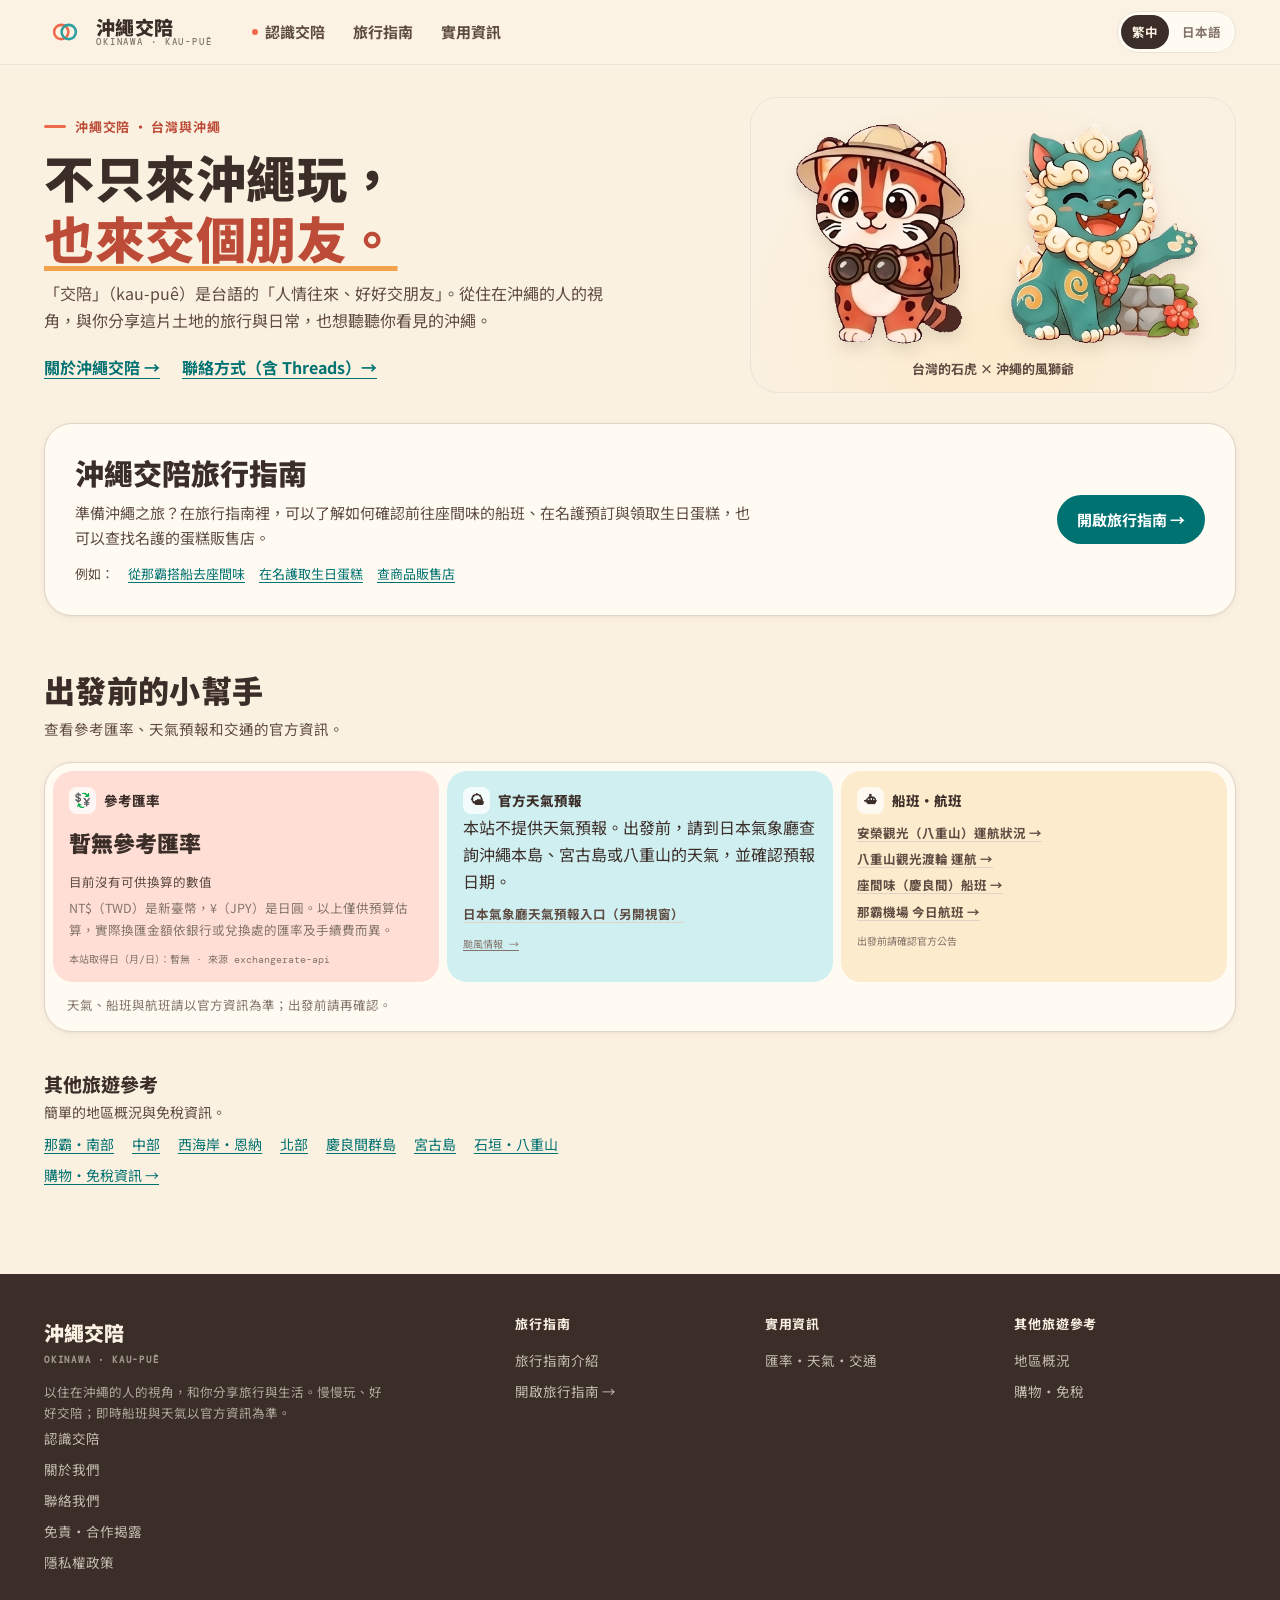
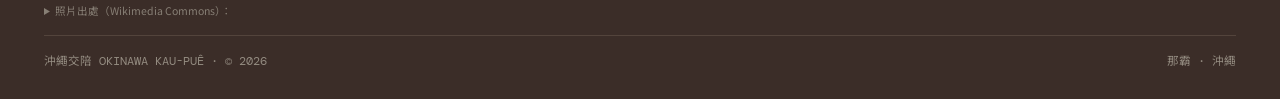
<file: index.html>
<!doctype html>
<html lang="zh-Hant">
<head>
<meta charset="UTF-8">
<meta name="viewport" content="width=device-width, initial-scale=1">
<title>沖繩交陪 — 旅行與日常，好好交朋友</title>
<meta name="description" content="沖繩交陪，從住在沖繩的人的視角，與台灣的朋友分享旅行與日常生活。認識交陪、探索旅行指南，也可以查參考匯率與官方天氣預報。">
<meta name="theme-color" content="#FBF1E2">
<meta property="og:type" content="website">
<meta property="og:title" content="沖繩交陪 — 旅行與日常，好好交朋友">
<meta property="og:description" content="沖繩交陪，從住在沖繩的人的視角，與台灣的朋友分享旅行與日常生活。認識交陪、探索旅行指南，也可以查參考匯率與官方天氣預報。">
<meta property="og:url" content="https://okinawa-kaupue.com/">
<link rel="canonical" href="https://okinawa-kaupue.com/">
<meta property="og:image" content="https://okinawa-kaupue.com/assets/og.png">
<meta property="og:image:width" content="1200">
<meta property="og:image:height" content="630">
<meta name="twitter:card" content="summary_large_image">
<link rel="icon" type="image/svg+xml" href="brand/logo-favicon.svg">
<link rel="icon" type="image/png" sizes="32x32" href="brand/favicon-32.png">
<link rel="apple-touch-icon" href="brand/apple-touch-icon.png">
<link rel="preconnect" href="https://fonts.googleapis.com">
<link rel="preconnect" href="https://fonts.gstatic.com" crossorigin>
<!-- フォントは3系のみ: Noto Sans TC（基軸）/ DM Mono（数値・タイムスタンプ）/ Zen Kaku Gothic New（日本語レビュー表示用） -->
<link href="https://fonts.googleapis.com/css2?family=Noto+Sans+TC:wght@400..900&family=DM+Mono:wght@400;500&family=Zen+Kaku+Gothic+New:wght@400;500;700;900&display=swap" rel="stylesheet">
<link rel="stylesheet" href="styles.css">
<script type="application/ld+json">
{
  "@context": "https://schema.org",
  "@graph": [
    {
      "@type": "WebSite",
      "@id": "https://okinawa-kaupue.com/#website",
      "url": "https://okinawa-kaupue.com/",
      "name": "沖繩交陪",
      "alternateName": "OKINAWA · KAU-PUÊ",
      "description": "沖繩交陪，從住在沖繩的人的視角，與台灣的朋友分享旅行與日常生活。認識交陪、探索旅行指南，也可以查參考匯率與官方天氣預報。",
      "inLanguage": "zh-Hant"
    },
    {
      "@type": "Organization",
      "@id": "https://okinawa-kaupue.com/#org",
      "name": "沖繩交陪",
      "url": "https://okinawa-kaupue.com/",
      "logo": "https://okinawa-kaupue.com/brand/logo-mark.svg",
      "image": "https://okinawa-kaupue.com/assets/og.png"
    }
  ]
}
</script>
<!-- Cloudflare Web Analytics --><script defer src='https://static.cloudflareinsights.com/beacon.min.js' data-cf-beacon='{"token": "0079305fdcf34f88b5e65abeb7a39dbd"}'></script><!-- End Cloudflare Web Analytics -->
</head>
<body class="official-home" data-style="koralle">



<!-- ============ HEADER ============ -->
<header class="head">
  <div class="wrap head__bar">
    <a class="brand" href="/">
      <img class="brand__logo" src="brand/logo-rings.svg" alt="">
      <span class="brand__tx">沖繩交陪<small>OKINAWA · KAU-PUÊ</small></span>
    </a>
    <nav class="nav" aria-label="網站導覽">
      <a href="#kaupue"><span class="dot"></span>認識交陪</a>
      <a href="#travel-guide">旅行指南</a>
      <a href="#fresh">實用資訊</a>
    </nav>
    <div class="head__right">
      <div class="lang-tog" id="langTog" role="group" aria-label="語言">
        <button type="button" data-l="zh" aria-pressed="true" class="on">繁中</button>
        <button type="button" data-l="ja" aria-pressed="false">日本語</button>
      </div>

    </div>
  </div>
</header>

<main>
  <section class="hero" id="kaupue" aria-labelledby="brand-title">
    <div class="wrap home-brand">
      <div class="home-brand__copy">
        <div class="hero__k">沖繩交陪 · 台灣與沖繩</div>
        <h1 class="hero__h" id="brand-title">不只來沖繩玩，<br><em>也來交個朋友。</em></h1>
        <p class="hero__sub">「交陪」（kau-puê）是台語的「人情往來、好好交朋友」。從住在沖繩的人的視角，與你分享這片土地的旅行與日常，也想聽聽你看見的沖繩。</p>
        <div class="home-brand__links">
          <a href="about.html">關於沖繩交陪 →</a>
          <a href="contact.html">聯絡方式（含 Threads）→</a>
        </div>
      </div>
      <figure class="home-brand__art">
        <div class="home-brand__mascots">
          <img src="assets/mascot-shihu.png" alt="台灣的小石虎">
          <img src="assets/mascot-shisa.png" alt="沖繩的風獅爺">
        </div>
        <figcaption>台灣的石虎 × 沖繩的風獅爺</figcaption>
      </figure>
    </div>
  </section>

  <section class="sec home-guide" id="travel-guide" aria-labelledby="guide-choices-title">
    <div class="wrap">
      <div class="home-guide__box">
        <div>
          <h2 id="guide-choices-title">沖繩交陪旅行指南</h2>
          <p>準備沖繩之旅？在旅行指南裡，可以了解如何確認前往座間味的船班、在名護預訂與領取生日蛋糕，也可以查找名護的蛋糕販售店。</p>
          <div class="home-guide__examples">
            <span>例如：</span>
            <a href="/guide/guides/ferry.html">從那霸搭船去座間味</a>
            <a href="/guide/guides/cake-pickup.html">在名護取生日蛋糕</a>
            <a href="/guide/?mode=products">查商品販售店</a>
          </div>
        </div>
        <a class="hero__guide" href="/guide/">開啟旅行指南 →</a>
      </div>
    </div>
  </section>

<!-- ============ 即時情報 (鮮度ツール) ============ -->
<section class="sec" id="fresh">
  <div class="wrap">
    <div class="sec__head">
      <div>
        <h2>出發前的小幫手</h2>
        <p class="desc">查看參考匯率、天氣預報和交通的官方資訊。</p>
      </div>
    </div>

    <div class="fresh">
      <div class="fresh__grid">

        <div class="fcard">
          <div class="fcard__top"><span class="ic">💱</span>參考匯率</div>
          <div class="fcard__big"><!--FX_BIG:start-->暫無參考匯率<!--FX_BIG:end--></div>
          <div class="fcard__lines">
            <div class="fline"><!--FX_LINE:start-->目前沒有可供換算的數值<!--FX_LINE:end--></div>
            <div class="fline" style="color:var(--ink-faint)">NT$（TWD）是新臺幣，¥（JPY）是日圓。以上僅供預算估算，實際換匯金額依銀行或兌換處的匯率及手續費而異。</div>
          </div>
          <div class="fcard__upd">本站取得日（月/日）：<!--FX_DATE:start-->暫無<!--FX_DATE:end--> · 來源 exchangerate-api</div>
        </div>

        <div class="fcard">
          <div class="fcard__top"><span class="ic">🌤</span>官方天氣預報</div>
          <p>本站不提供天氣預報。出發前，請到日本氣象廳查詢沖繩本島、宮古島或八重山的天氣，並確認預報日期。</p>
          <div class="fcard__lines">
            <div class="fline"><a href="https://www.jma.go.jp/bosai/forecast/" target="_blank" rel="noopener">日本氣象廳天氣預報入口（另開視窗）</a></div>
          </div>
          <div class="fcard__upd"><a href="https://www.jma.go.jp/bosai/map.html#contents=typhoon" target="_blank" rel="noopener">颱風情報 →</a></div>
        </div>

        <div class="fcard">
          <div class="fcard__top"><span class="ic">⛴</span>船班・航班</div>
          <div class="fcard__lines">
            <div class="fline"><a href="https://aneikankou.co.jp/condition" target="_blank" rel="noopener">安榮觀光（八重山）運航狀況 →</a></div>
            <div class="fline"><a href="https://yaeyama.co.jp/operation.html" target="_blank" rel="noopener">八重山觀光渡輪 運航 →</a></div>
            <div class="fline"><a href="https://www.vill.zamami.okinawa.jp/ship/" target="_blank" rel="noopener">座間味（慶良間）船班 →</a></div>
            <div class="fline"><a href="https://www.naha-airport.co.jp/flight/today/" target="_blank" rel="noopener">那霸機場 今日航班 →</a></div>
          </div>
          <div class="fcard__upd">出發前請確認官方公告</div>
        </div>

      </div>
      <div class="fresh__foot">
        <span>天氣、船班與航班請以官方資訊為準；出發前請再確認。</span>
      </div>
    </div>
  </div>
</section>

  <section class="sec home-reference" aria-labelledby="reference-title">
    <div class="wrap">
      <h2 id="reference-title">其他旅遊參考</h2>
      <p>簡單的地區概況與免稅資訊。</p>
      <div id="areas" class="home-reference__links" aria-label="地區概況">
        <a href="naha.html">那霸・南部</a>
        <a href="chubu.html">中部</a>
        <a href="onna.html">西海岸・恩納</a>
        <a href="hokubu.html">北部</a>
        <a href="kerama.html">慶良間群島</a>
        <a href="miyako.html">宮古島</a>
        <a href="ishigaki.html">石垣・八重山</a>
      </div>
      <div id="shop" class="home-reference__links">
        <a href="shopping.html">購物・免稅資訊 →</a>
      </div>
    </div>
  </section>
</main>

<!-- ============ FOOTER ============ -->
<footer class="foot">
  <div class="wrap">
    <div class="foot__grid">
      <div>
        <div class="foot__brand">沖繩交陪<small>OKINAWA · KAU-PUÊ</small></div>
        <p class="foot__note">以住在沖繩的人的視角，和你分享旅行與生活。慢慢玩、好好交陪；即時船班與天氣以官方資訊為準。</p>
        <a href="#kaupue">認識交陪</a><a href="about.html">關於我們</a><a href="contact.html">聯絡我們</a><a href="disclosure.html">免責・合作揭露</a><a href="privacy.html">隱私權政策</a>
      </div>
      <div>
        <h4>旅行指南</h4>
        <a href="#travel-guide">旅行指南介紹</a><a href="/guide/">開啟旅行指南 →</a>
      </div>
      <div>
        <h4>實用資訊</h4>
        <a href="#fresh">匯率・天氣・交通</a>
      </div>
      <div>
        <h4>其他旅遊參考</h4>
        <a href="#areas">地區概況</a><a href="#shop">購物・免稅</a>
      </div>
    </div>
    <details class="foot__credits"><summary>照片出處（Wikimedia Commons）：</summary><p>
      <a href="https://commons.wikimedia.org/wiki/File:Furuzamami_beach_Okinawa_Zamami.jpg" target="_blank" rel="noopener">Hashi photo</a> ×2（<a href="https://creativecommons.org/licenses/by/3.0/deed.zh_TW" target="_blank" rel="noopener">CC BY 3.0</a>）・
      <a href="https://commons.wikimedia.org/wiki/File:Kabira_Bay_Ishigaki_Island37n4500.jpg" target="_blank" rel="noopener">663highland</a> ×2（<a href="https://creativecommons.org/licenses/by/2.5/deed.zh_TW" target="_blank" rel="noopener">CC BY 2.5</a>）・
      <a href="https://commons.wikimedia.org/wiki/File:TaketomiMinamie2.jpg" target="_blank" rel="noopener">Minamie</a>・<a href="https://commons.wikimedia.org/wiki/File:Taketomi,_Japan_(2310448093).jpg" target="_blank" rel="noopener">Minamie&#39;s Photo</a>・<a href="https://commons.wikimedia.org/wiki/File:Miyako%27s_best_beach_(51924567535).jpg" target="_blank" rel="noopener">Raita Futo</a>（<a href="https://creativecommons.org/licenses/by/2.0/deed.zh_TW" target="_blank" rel="noopener">CC BY 2.0</a>）・
      <a href="https://commons.wikimedia.org/wiki/File:Kokusai_Dori_01.JPG" target="_blank" rel="noopener">Abasaa</a>（公有領域）・
      殘波岬 <a href="https://commons.wikimedia.org/wiki/File:Zanpa-Misaki_Cape_2.jpg" target="_blank" rel="noopener">Hideyuki KAMON</a>（<a href="https://creativecommons.org/licenses/by-sa/2.0/deed.zh_TW" target="_blank" rel="noopener">CC BY-SA 2.0</a>）・
      萬座毛 <a href="https://commons.wikimedia.org/wiki/File:Onna_Okinawa_Japan_Cape-Manzamo-01.jpg" target="_blank" rel="noopener">CEphoto, Uwe Aranas</a>（<a href="https://creativecommons.org/licenses/by-sa/3.0/deed.zh_TW" target="_blank" rel="noopener">CC BY-SA 3.0</a>）・
      古宇利大橋 <a href="https://commons.wikimedia.org/wiki/File:%E5%8F%A4%E5%AE%87%E5%88%A9%E5%A4%A7%E6%A9%8B_%E5%8F%A4%E5%AE%87%E5%88%A9%E3%83%93%E3%83%BC%E3%83%81_20100814a.jpg" target="_blank" rel="noopener">hasano_jp</a>（<a href="https://creativecommons.org/licenses/by/3.0/deed.zh_TW" target="_blank" rel="noopener">CC BY 3.0</a>）
    </p></details>
    <div class="foot__bottom">
      <span>沖繩交陪 OKINAWA KAU-PUÊ · © 2026</span>
      <span>那霸 · 沖繩</span>
    </div>
  </div>
</footer>


<script>
(function () {
  // 繁體中文 → 日本語（差分のみ。同一表記はそのまま）
  var dict = {
    "NT$（TWD）是新臺幣，¥（JPY）是日圓。以上僅供預算估算，實際換匯金額依銀行或兌換處的匯率及手續費而異。": "NT$（TWD）は台湾ドル、¥（JPY）は日本円です。予算の目安で、実際の両替額は銀行や両替所のレート・手数料により異なります。",
    "· 來源 exchangerate-api": "・出典 exchangerate-api",
    "「交陪」（kau-puê）是台語的「人情往來、好好交朋友」。從住在沖繩的人的視角，與你分享這片土地的旅行與日常，也想聽聽你看見的沖繩。": "「交陪」（カウペー）は台湾語で「人付き合い、じっくり友達になること」。沖縄で暮らす人の視点から旅や日常を分かち合い、あなたが見た沖縄の話も聞かせてほしいです。",
    "不只來沖繩玩，": "沖縄へ遊びに来るだけじゃなく、",
    "也來交個朋友。": "友達になりませんか。",
    "以住在沖繩的人的視角，和你分享旅行與生活。慢慢玩、好好交陪；即時船班與天氣以官方資訊為準。": "沖縄で暮らす人の視点で旅と暮らしを分かち合います。ゆっくり遊んで、じっくり交陪。最新の船便と天気は公式情報をご確認ください。",
    "例如：": "例えば：",
    "免責・合作揭露": "免責・提携開示",
    "八重山觀光渡輪 運航 →": "八重山観光フェリー 運航状況 →",
    "其他旅遊參考": "その他の旅の参考情報",
    "出發前的小幫手": "出発前のお役立ち情報",
    "出發前請確認官方公告": "出発前に公式発表をご確認ください。",
    "北部": "北部",
    "匯率・天氣・交通": "為替・天気・交通",
    "參考匯率": "参考為替レート",
    "台灣的小石虎": "台湾の小さな石虎",
    "台灣的石虎 × 沖繩的風獅爺": "台湾の石虎 × 沖縄のシーサー",
    "聯絡方式（含 Threads）→": "連絡方法（Threadsを含む）→",
    "在名護取生日蛋糕": "名護で誕生日ケーキを受け取る",
    "地區概況": "地域の概要",
    "天氣、船班與航班請以官方資訊為準；出發前請再確認。": "天気、船便、航空便は公式情報を基準に、出発前に改めてご確認ください。",
    "安榮觀光（八重山）運航狀況 →": "安栄観光（八重山）運航状況 →",
    "官方天氣預報": "公式の天気予報",
    "實用": "実用",
    "實用資訊": "便利な情報",
    "座間味（慶良間）船班 →": "座間味（慶良間）船便 →",
    "從那霸搭船去座間味": "那覇から船で座間味へ",
    "慶良間群島": "慶良間諸島",
    "旅行指南": "旅行ガイド",
    "旅行指南介紹": "旅行ガイドの紹介",
    "日本氣象廳天氣預報入口（另開視窗）": "気象庁の天気予報入口（別ウィンドウ）",
    "暫無": "未取得",
    "暫無參考匯率": "参考為替レートなし",
    "本站不提供天氣預報。出發前，請到日本氣象廳查詢沖繩本島、宮古島或八重山的天氣，並確認預報日期。": "当サイトに天気予報は掲載していません。出発前に気象庁で沖縄本島・宮古島・八重山の予報と対象日をご確認ください。",
    "本站取得日（月/日）：": "当サイト取得日（月/日）：",
    "查看參考匯率、天氣預報和交通的官方資訊。": "参考為替、天気予報と交通の公式情報を確認できます。",
    "沖繩交陪": "沖縄交陪",
    "沖繩交陪 OKINAWA KAU-PUÊ · © 2026": "沖縄交陪 OKINAWA KAU-PUÊ · © 2026",
    "沖繩交陪 · 台灣與沖繩": "沖縄交陪 · 台湾と沖縄",
    "沖繩交陪旅行指南": "沖縄交陪旅行ガイド",
    "沖繩的風獅爺": "沖縄のシーサー",
    "準備沖繩之旅？在旅行指南裡，可以了解如何確認前往座間味的船班、在名護預訂與領取生日蛋糕，也可以查找名護的蛋糕販售店。": "沖縄旅行の準備に。旅行ガイドでは、座間味への船便の確認方法、名護での誕生日ケーキの予約・受け取り方を調べたり、名護のケーキ取扱店を探したりできます。",
    "照片出處（Wikimedia Commons）：": "写真出典（Wikimedia Commons）：",
    "目前沒有可供換算的數值": "現在、換算に使える数値はありません",
    "石垣・八重山": "石垣・八重山",
    "簡單的地區概況與免稅資訊。": "地域の概要と免税情報です。",
    "查商品販售店": "商品取扱店を探す",
    "網站導覽": "サイト内ナビゲーション",
    "聯絡我們": "お問い合わせ",
    "船班・航班": "船便・フライト",
    "西海岸・恩納": "西海岸・恩納",
    "認識交陪": "交陪について",
    "語言": "言語",
    "購物・免稅": "買い物・免税",
    "購物・免稅資訊 →": "買い物・免税情報 →",
    "那霸 · 沖繩": "那覇 · 沖縄",
    "那霸・南部": "那覇・南部",
    "那霸機場 今日航班 →": "那覇空港 本日のフライト →",
    "開啟旅行指南 →": "旅行ガイドを開く →",
    "關於・條款": "サイトについて・規約",
    "關於我們": "私たちについて",
    "關於沖繩交陪 →": "沖縄交陪について →",
    "隱私權政策": "プライバシーポリシー",
    "颱風情報 →": "台風情報 →"
};

  var SKIP = { SCRIPT: 1, STYLE: 1, NOSCRIPT: 1, CODE: 1 };
  var snaps = [];
  (function walk(node) {
    for (var n = node.firstChild; n; n = n.nextSibling) {
      if (n.nodeType === 3) { if (n.nodeValue.trim()) snaps.push({ node: n, zh: n.nodeValue }); }
      else if (n.nodeType === 1 && !SKIP[n.tagName]) walk(n);
    }
  })(document.body);

  var attrEls = [];
  document.querySelectorAll('[data-shot]').forEach(function (el) { attrEls.push({ el: el, attr: 'data-shot', zh: el.getAttribute('data-shot') }); });
  document.querySelectorAll('[aria-label]').forEach(function (el) { attrEls.push({ el: el, attr: 'aria-label', zh: el.getAttribute('aria-label') }); });
  document.querySelectorAll('img[alt]').forEach(function (el) { attrEls.push({ el: el, attr: 'alt', zh: el.getAttribute('alt') }); });

  function tr(s) {
    var lead = s.match(/^\s*/)[0], trail = s.match(/\s*$/)[0], core = s.trim();
    return dict[core] != null ? lead + dict[core] + trail : null;
  }
  function setLang(l) {
    var ja = l === 'ja';
    snaps.forEach(function (s) { if (ja) { var t = tr(s.zh); s.node.nodeValue = t != null ? t : s.zh; } else s.node.nodeValue = s.zh; });
    attrEls.forEach(function (a) { var c = a.zh.trim(); a.el.setAttribute(a.attr, ja && dict[c] ? dict[c] : a.zh); });
    document.body.classList.toggle('lang-ja', ja);
    document.documentElement.lang = ja ? 'ja' : 'zh-Hant';
    document.querySelectorAll('#langTog button').forEach(function (b) { b.classList.toggle('on', b.dataset.l === l); b.setAttribute('aria-pressed', String(b.dataset.l === l)); });
    try { localStorage.setItem('tw_lang', l); } catch (e) {}
  }
  document.querySelectorAll('#langTog button').forEach(function (b) { b.addEventListener('click', function () { setLang(b.dataset.l); }); });
  var init = 'zh';
  try { init = localStorage.getItem('tw_lang') || 'zh'; } catch (e) {}
  setLang(init);
})();
</script>



</body></html>
</file>
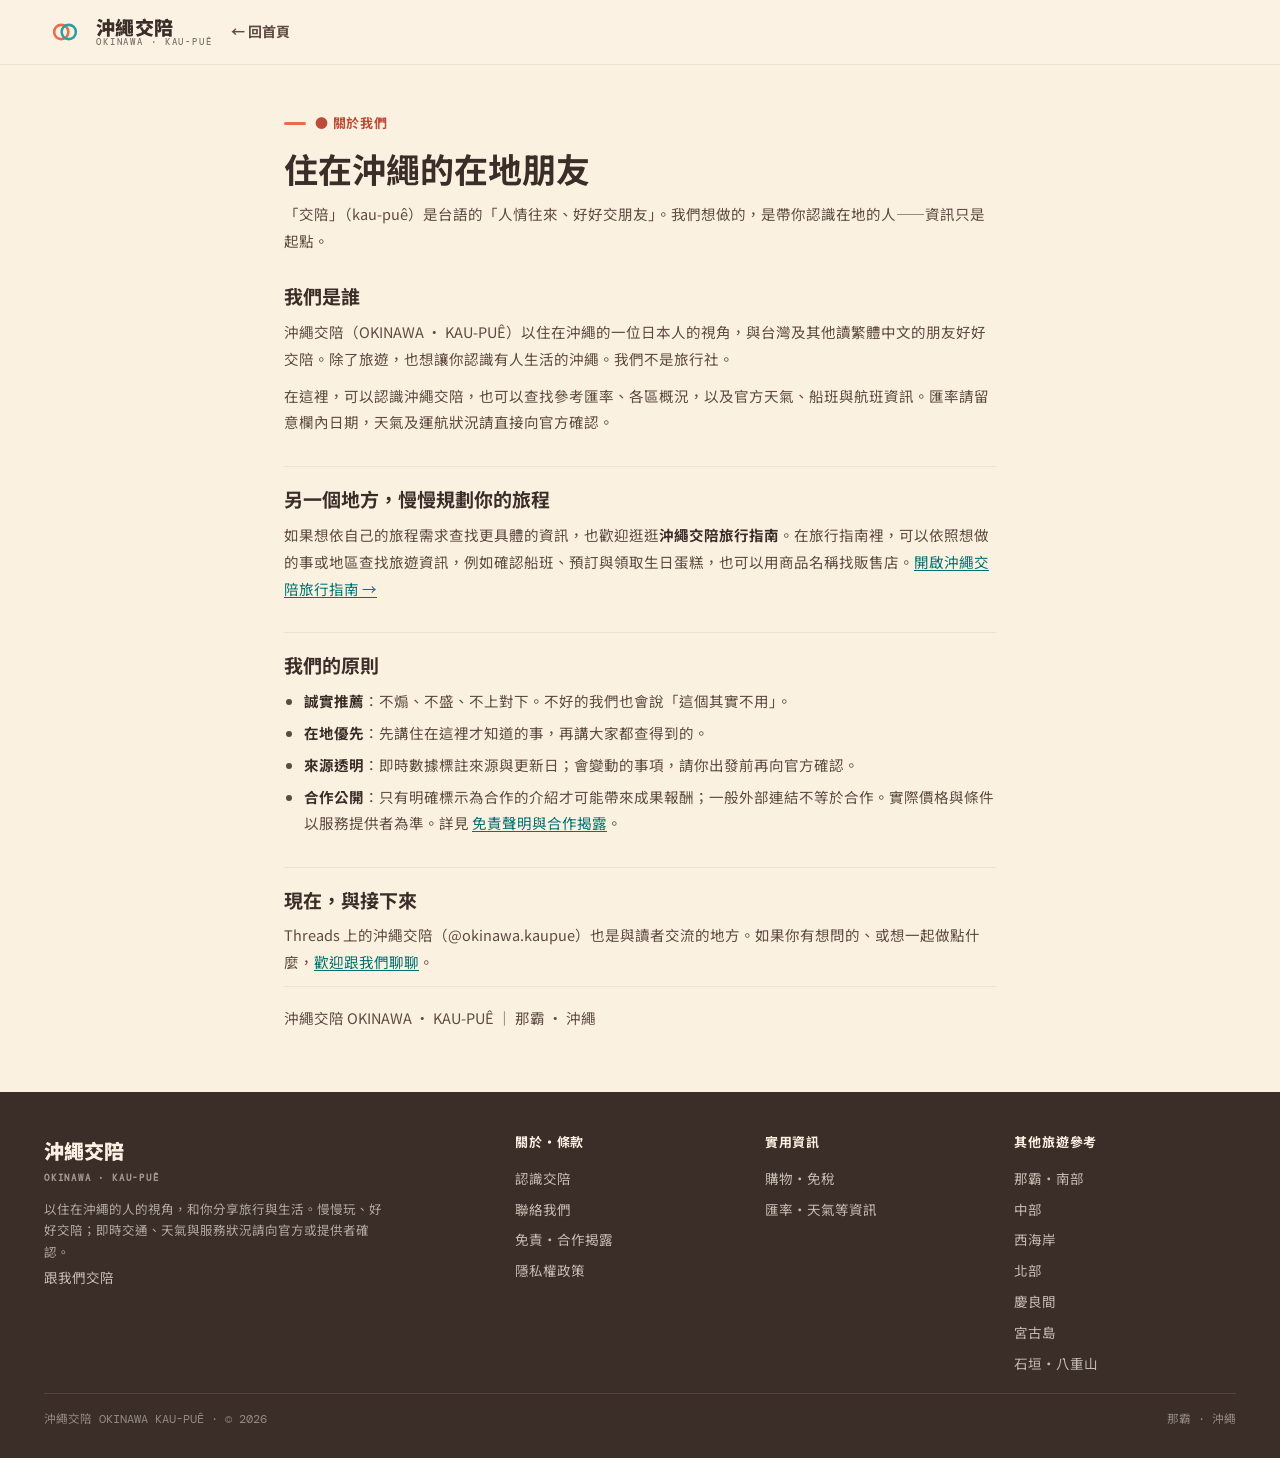
<file: about.html>
<!doctype html>
<html lang="zh-Hant">
<head>
<meta charset="UTF-8">
<meta name="viewport" content="width=device-width, initial-scale=1">
<title>關於我們 — 住在沖繩的在地朋友｜沖繩交陪</title>
<meta name="description" content="沖繩交陪以住在沖繩的一位日本人的在地視角，與繁體中文的讀者分享沖繩。認識沖繩交陪、與我們交流，也可查找參考匯率、官方天氣及旅行指南入口。">
<meta name="theme-color" content="#FBF1E2">
<meta name="robots" content="index,follow">
<meta property="og:type" content="website">
<meta property="og:title" content="關於我們 — 住在沖繩的在地朋友｜沖繩交陪">
<meta property="og:description" content="沖繩交陪以在地朋友的視角分享沖繩。認識沖繩交陪、與我們交流，也可查找實用資訊及旅行指南。">
<meta property="og:url" content="https://okinawa-kaupue.com/about.html">
<meta property="og:image" content="https://okinawa-kaupue.com/assets/og.png">
<meta name="twitter:card" content="summary_large_image">
<link rel="canonical" href="https://okinawa-kaupue.com/about.html">
<link rel="icon" type="image/svg+xml" href="brand/logo-favicon.svg">
<link rel="icon" type="image/png" sizes="32x32" href="brand/favicon-32.png">
<link rel="apple-touch-icon" href="brand/apple-touch-icon.png">
<link rel="preconnect" href="https://fonts.googleapis.com">
<link rel="preconnect" href="https://fonts.gstatic.com" crossorigin>
<link href="https://fonts.googleapis.com/css2?family=Noto+Sans+TC:wght@400..900&family=DM+Mono:wght@400;500&display=swap" rel="stylesheet">
<link rel="stylesheet" href="styles.css">
<script type="application/ld+json">
{
  "@context": "https://schema.org",
  "@type": "AboutPage",
  "url": "https://okinawa-kaupue.com/about.html",
  "name": "關於我們｜沖繩交陪",
  "inLanguage": "zh-Hant",
  "publisher": { "@type": "Organization", "name": "沖繩交陪", "url": "https://okinawa-kaupue.com/" }
}
</script>
<!-- Cloudflare Web Analytics --><script defer src='https://static.cloudflareinsights.com/beacon.min.js' data-cf-beacon='{"token": "0079305fdcf34f88b5e65abeb7a39dbd"}'></script><!-- End Cloudflare Web Analytics -->
</head>
<body data-style="koralle">

<header class="head">
  <div class="wrap head__bar">
    <a class="brand" href="index.html">
      <img class="brand__logo" src="brand/logo-rings.svg" alt="沖繩交陪">
      <span class="brand__tx">沖繩交陪<small>OKINAWA · KAU-PUÊ</small></span>
    </a>
    <a class="lback" href="index.html">← 回首頁</a>
  </div>
</header>

<main class="legal">
  <span class="legal__k">● 關於我們</span>
  <h1>住在沖繩的在地朋友</h1>
  <p class="legal__lead">「交陪」（kau-puê）是台語的「人情往來、好好交朋友」。我們想做的，是帶你認識在地的人——資訊只是起點。</p>

  <h2>我們是誰</h2>
  <p>沖繩交陪（OKINAWA · KAU-PUÊ）以住在沖繩的一位日本人的視角，與台灣及其他讀繁體中文的朋友好好交陪。除了旅遊，也想讓你認識有人生活的沖繩。我們不是旅行社。</p>
  <p>在這裡，可以認識沖繩交陪，也可以查找參考匯率、各區概況，以及官方天氣、船班與航班資訊。匯率請留意欄內日期，天氣及運航狀況請直接向官方確認。</p>

  <h2>另一個地方，慢慢規劃你的旅程</h2>
  <p>如果想依自己的旅程需求查找更具體的資訊，也歡迎逛逛<strong>沖繩交陪旅行指南</strong>。在旅行指南裡，可以依照想做的事或地區查找旅遊資訊，例如確認船班、預訂與領取生日蛋糕，也可以用商品名稱找販售店。<a href="/guide/">開啟沖繩交陪旅行指南 →</a></p>

  <h2>我們的原則</h2>
  <ul>
    <li><strong>誠實推薦</strong>：不煽、不盛、不上對下。不好的我們也會說「這個其實不用」。</li>
    <li><strong>在地優先</strong>：先講住在這裡才知道的事，再講大家都查得到的。</li>
    <li><strong>來源透明</strong>：即時數據標註來源與更新日；會變動的事項，請你出發前再向官方確認。</li>
    <li><strong>合作公開</strong>：只有明確標示為合作的介紹才可能帶來成果報酬；一般外部連結不等於合作。實際價格與條件以服務提供者為準。詳見 <a href="disclosure.html">免責聲明與合作揭露</a>。</li>
  </ul>

  <h2>現在，與接下來</h2>
  <p>Threads 上的沖繩交陪（@okinawa.kaupue）也是與讀者交流的地方。如果你有想問的、或想一起做點什麼，<a href="contact.html">歡迎跟我們聊聊</a>。</p>

  <p class="legal__sig">沖繩交陪 OKINAWA · KAU-PUÊ ｜ 那霸 · 沖繩</p>
</main>

<footer class="foot">
  <div class="wrap">
    <div class="foot__grid">
      <div>
        <div class="foot__brand">沖繩交陪<small>OKINAWA · KAU-PUÊ</small></div>
        <p class="foot__note">以住在沖繩的人的視角，和你分享旅行與生活。慢慢玩、好好交陪；即時交通、天氣與服務狀況請向官方或提供者確認。</p>
        <a href="index.html#kaupue">跟我們交陪</a>
      </div>
      <div>
        <h4>關於・條款</h4>
        <a href="about.html">認識交陪</a><a href="contact.html">聯絡我們</a><a href="disclosure.html">免責・合作揭露</a><a href="privacy.html">隱私權政策</a>
      </div>
      <div>
        <h4>實用資訊</h4>
        <a href="shopping.html">購物・免稅</a><a href="index.html#fresh">匯率・天氣等資訊</a>
      </div>
      <div>
        <h4>其他旅遊參考</h4>
        <a href="naha.html">那霸・南部</a><a href="chubu.html">中部</a><a href="onna.html">西海岸</a><a href="hokubu.html">北部</a><a href="kerama.html">慶良間</a><a href="miyako.html">宮古島</a><a href="ishigaki.html">石垣・八重山</a>
      </div>
    </div>
    <div class="foot__bottom">
      <span>沖繩交陪 OKINAWA KAU-PUÊ · © 2026</span>
      <span>那霸 · 沖繩</span>
    </div>
  </div>
</footer>

</body></html>
</file>
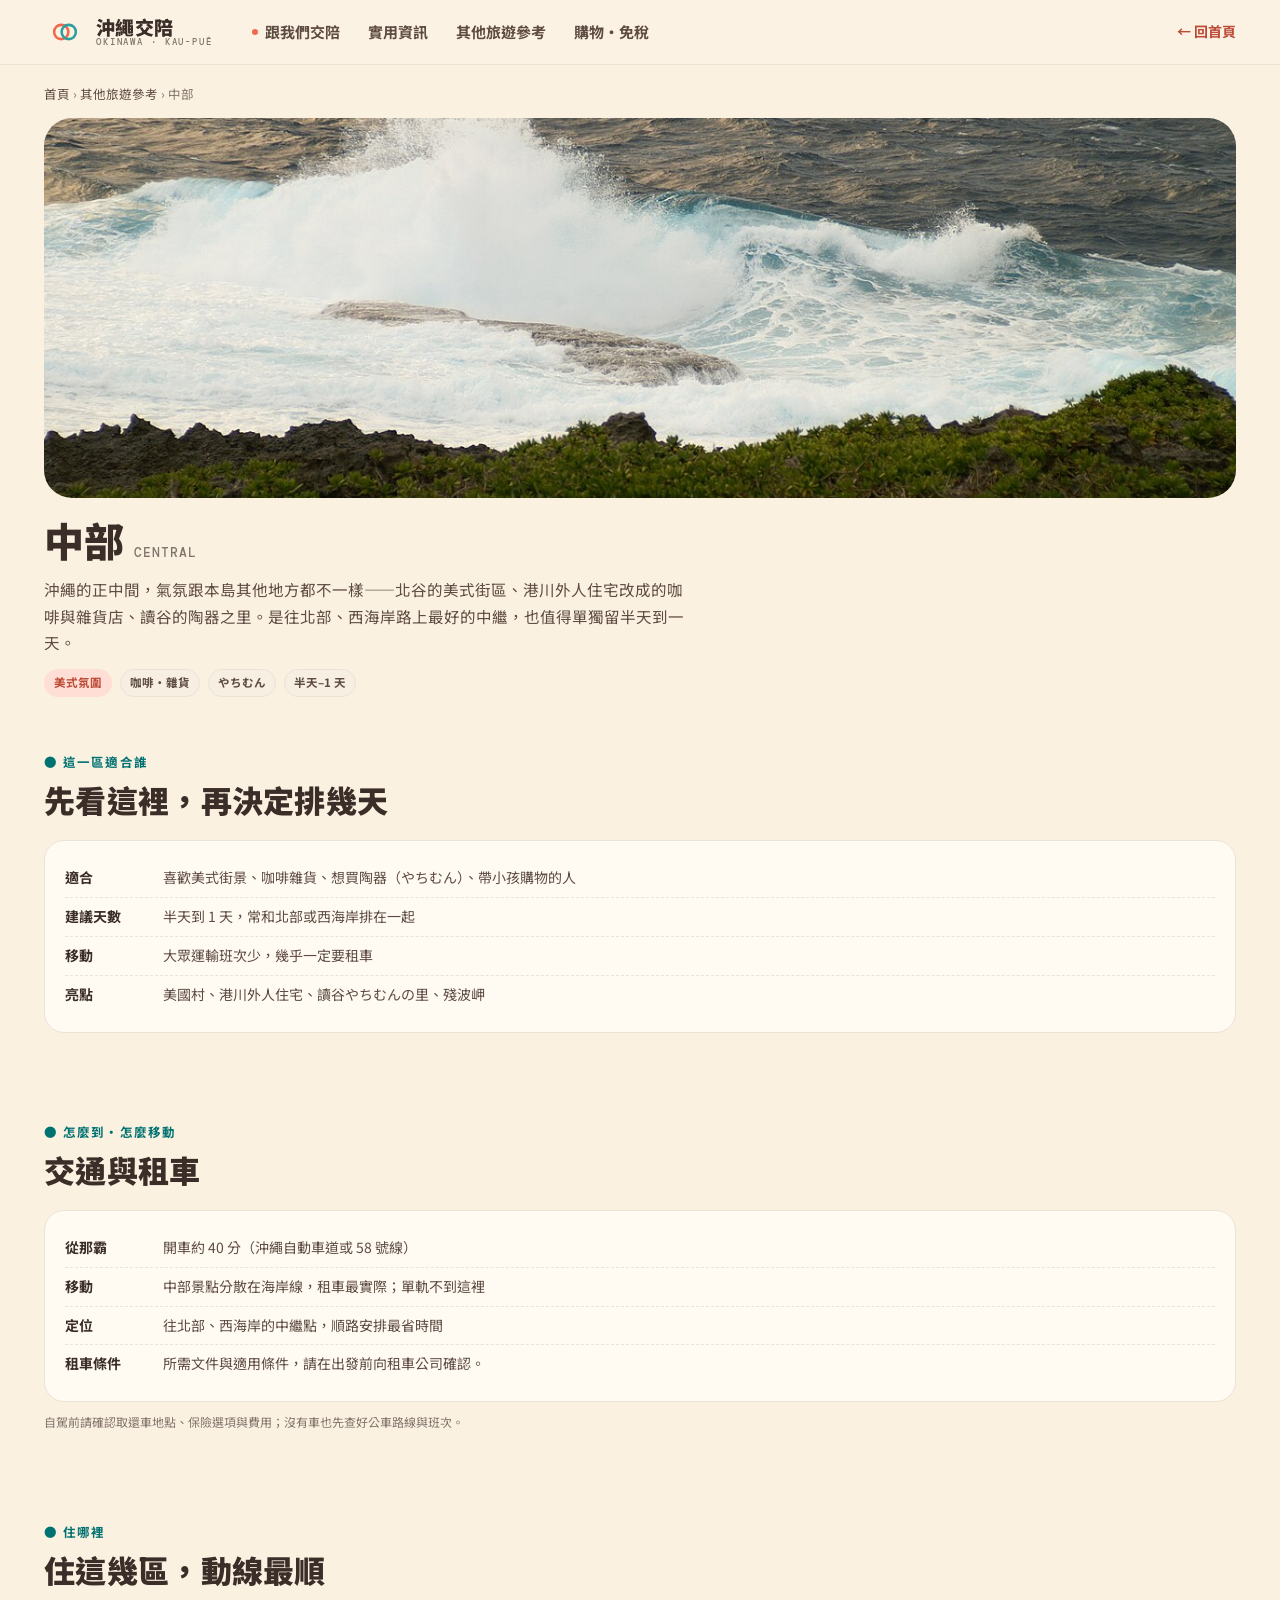
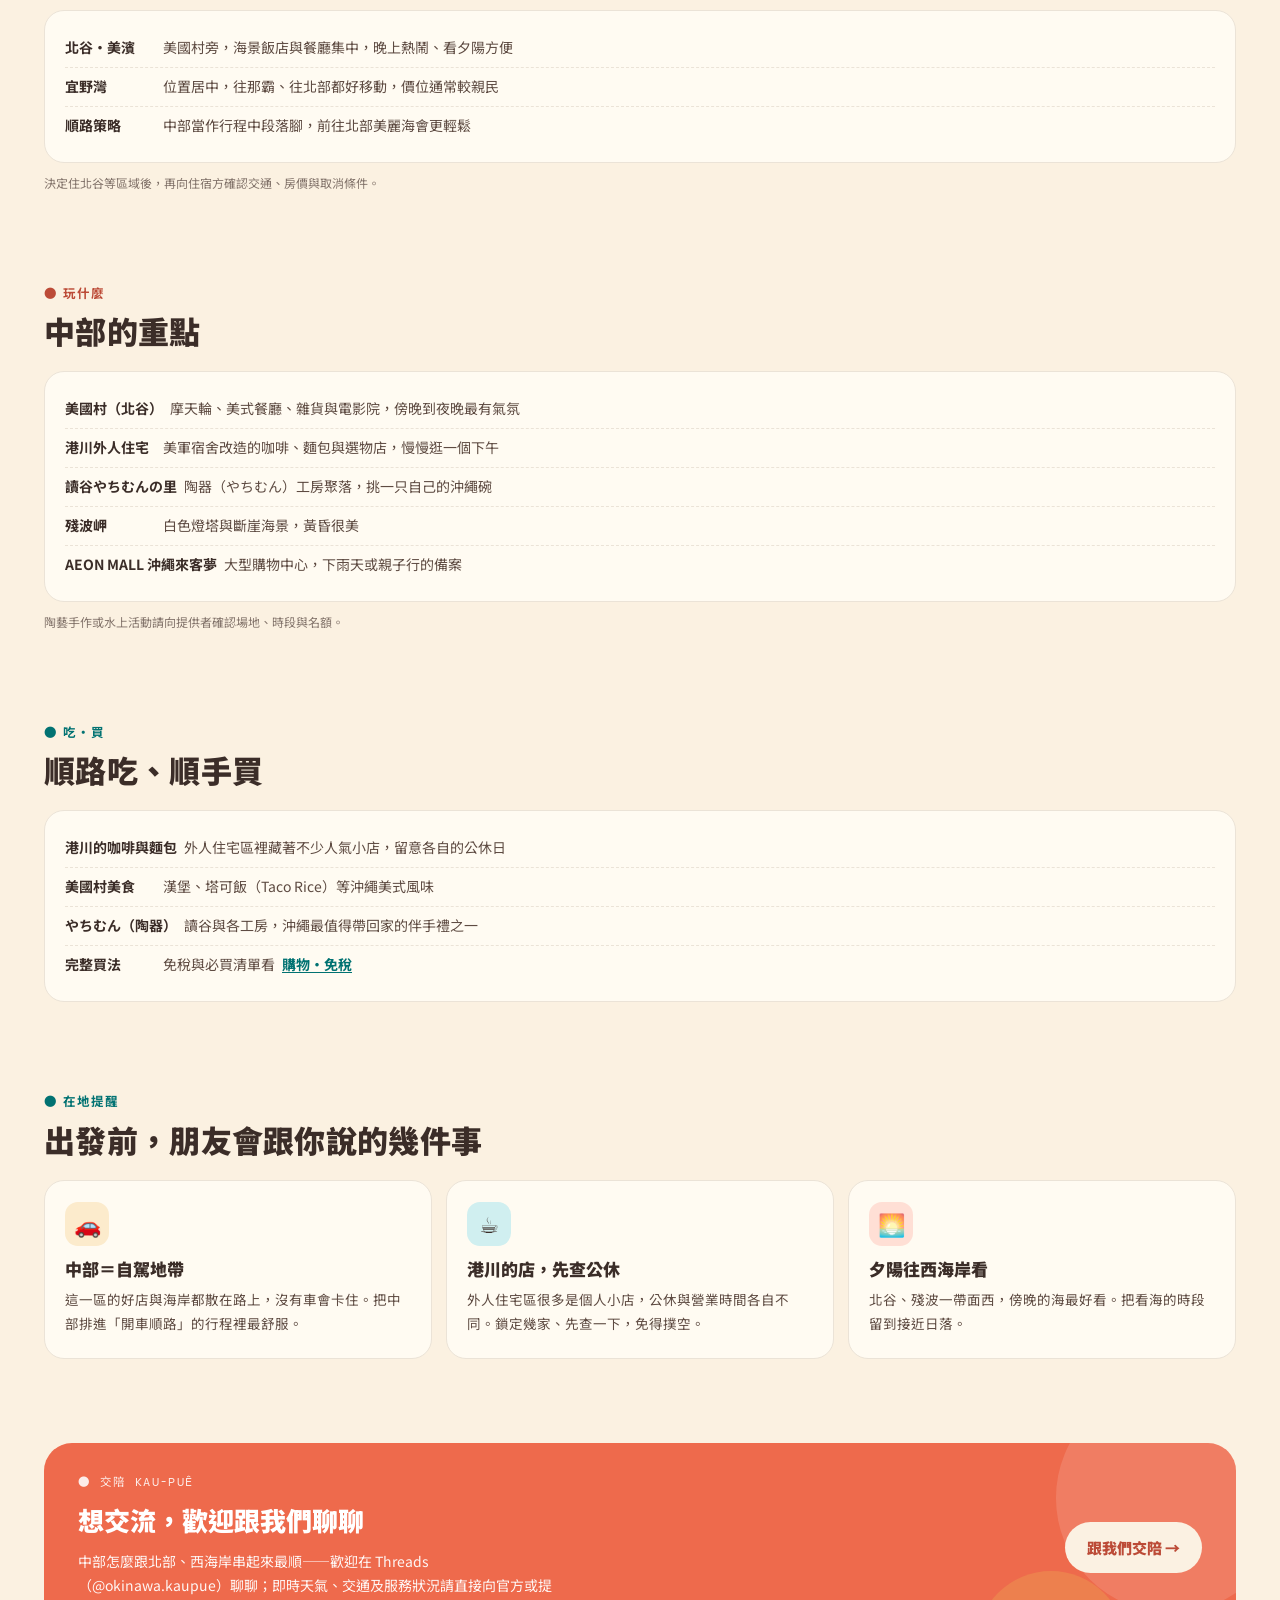
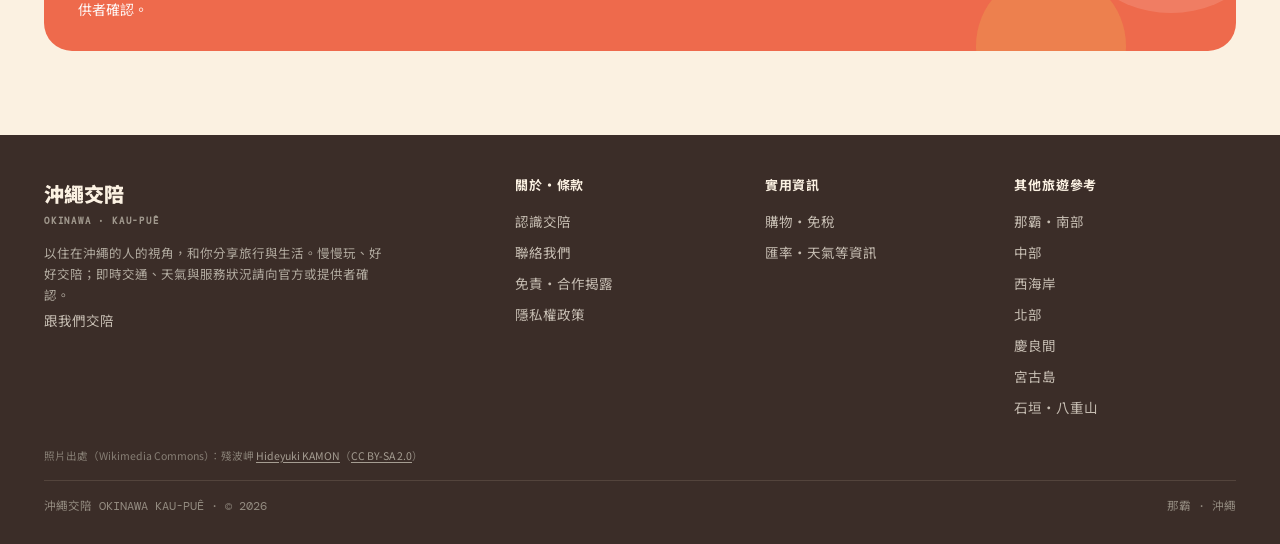
<file: chubu.html>
<!doctype html>
<html lang="zh-Hant">
<head>
<meta charset="UTF-8">
<meta name="viewport" content="width=device-width, initial-scale=1">
<title>中部 — 美國村、港川外人住宅、やちむん｜沖繩交陪</title>
<meta name="description" content="沖繩中部：北谷美國村的美式氛圍、港川外人住宅的咖啡與雜貨、讀谷的陶器之里。怎麼到、住哪裡、怎麼移動、玩什麼，住在沖繩的朋友一頁整理給你。">
<meta name="theme-color" content="#FBF1E2">
<meta name="robots" content="index,follow">
<meta property="og:type" content="article">
<meta property="og:title" content="中部 — 美國村、港川外人住宅、やちむん｜沖繩交陪">
<meta property="og:description" content="北谷美國村、港川外人住宅、讀谷陶器之里——中部的美式氛圍與咖啡雜貨，一頁整理。">
<meta property="og:url" content="https://okinawa-kaupue.com/chubu.html">
<meta property="og:image" content="https://okinawa-kaupue.com/assets/photos/chubu-zanpa.jpg">
<meta name="twitter:card" content="summary_large_image">
<link rel="canonical" href="https://okinawa-kaupue.com/chubu.html">
<link rel="icon" type="image/svg+xml" href="brand/logo-favicon.svg">
<link rel="icon" type="image/png" sizes="32x32" href="brand/favicon-32.png">
<link rel="apple-touch-icon" href="brand/apple-touch-icon.png">
<link rel="preconnect" href="https://fonts.googleapis.com">
<link rel="preconnect" href="https://fonts.gstatic.com" crossorigin>
<link href="https://fonts.googleapis.com/css2?family=Noto+Sans+TC:wght@400..900&family=DM+Mono:wght@400;500&display=swap" rel="stylesheet">
<link rel="stylesheet" href="styles.css">
<script type="application/ld+json">
{
  "@context": "https://schema.org",
  "@graph": [
    {
      "@type": "TouristDestination",
      "name": "沖繩中部",
      "description": "北谷美國村、港川外人住宅、讀谷陶器之里所在的沖繩中部地區。",
      "url": "https://okinawa-kaupue.com/chubu.html",
      "image": "https://okinawa-kaupue.com/assets/photos/chubu-zanpa.jpg",
      "inLanguage": "zh-Hant",
      "containedInPlace": { "@type": "AdministrativeArea", "name": "沖繩" }
    },
    {
      "@type": "BreadcrumbList",
      "itemListElement": [
        { "@type": "ListItem", "position": 1, "name": "首頁", "item": "https://okinawa-kaupue.com/" },
        { "@type": "ListItem", "position": 2, "name": "中部", "item": "https://okinawa-kaupue.com/chubu.html" }
      ]
    }
  ]
}
</script>
<!-- Cloudflare Web Analytics --><script defer src='https://static.cloudflareinsights.com/beacon.min.js' data-cf-beacon='{"token": "0079305fdcf34f88b5e65abeb7a39dbd"}'></script><!-- End Cloudflare Web Analytics -->
</head>
<body data-style="koralle">

<header class="head">
  <div class="wrap head__bar">
    <a class="brand" href="index.html">
      <img class="brand__logo" src="brand/logo-rings.svg" alt="沖繩交陪">
      <span class="brand__tx">沖繩交陪<small>OKINAWA · KAU-PUÊ</small></span>
    </a>
    <nav class="nav">
      <a href="contact.html"><span class="dot"></span>跟我們交陪</a>
      <a href="index.html#fresh">實用資訊</a>
      <a href="index.html#areas">其他旅遊參考</a>
      <a href="shopping.html">購物・免稅</a>
    </nav>
    <div class="head__right">
      <a class="more" href="index.html">← 回首頁</a>
    </div>
  </div>
</header>

<section class="ihero">
  <div class="wrap">
    <nav class="crumbs"><a href="index.html">首頁</a> › <a href="index.html#areas">其他旅遊參考</a> › 中部</nav>
    <div class="ihero__media shot" data-shot="照片 · 殘波岬">
      <img src="assets/photos/chubu-zanpa.jpg" alt="讀谷・殘波岬的斷崖與燈塔">
    </div>
    <h1>中部 <small>CENTRAL</small></h1>
    <p class="ihero__lead">沖繩的正中間，氣氛跟本島其他地方都不一樣——北谷的美式街區、港川外人住宅改成的咖啡與雜貨店、讀谷的陶器之里。是往北部、西海岸路上最好的中繼，也值得單獨留半天到一天。</p>
    <div class="ihero__pills"><span class="pill pill-depth">美式氛圍</span><span class="pill">咖啡・雜貨</span><span class="pill">やちむん</span><span class="pill">半天–1 天</span></div>
  </div>
</section>

<section class="sec">
  <div class="wrap">
    <div class="sec__head"><div><span class="k k-teal">● 這一區適合誰</span><h2>先看這裡，再決定排幾天</h2></div></div>
    <div class="ifacts">
      <div class="fline"><b>適合</b>喜歡美式街景、咖啡雜貨、想買陶器（やちむん）、帶小孩購物的人</div>
      <div class="fline"><b>建議天數</b>半天到 1 天，常和北部或西海岸排在一起</div>
      <div class="fline"><b>移動</b>大眾運輸班次少，幾乎一定要租車</div>
      <div class="fline"><b>亮點</b>美國村、港川外人住宅、讀谷やちむんの里、殘波岬</div>
    </div>
  </div>
</section>

<section class="sec">
  <div class="wrap">
    <div class="sec__head"><div><span class="k k-teal">● 怎麼到・怎麼移動</span><h2>交通與租車</h2></div></div>
    <div class="ifacts">
      <div class="fline"><b>從那霸</b>開車約 40 分（沖繩自動車道或 58 號線）</div>
      <div class="fline"><b>移動</b>中部景點分散在海岸線，租車最實際；單軌不到這裡</div>
      <div class="fline"><b>定位</b>往北部、西海岸的中繼點，順路安排最省時間</div>
      <div class="fline"><b>租車條件</b>所需文件與適用條件，請在出發前向租車公司確認。</div>
    </div>
    <p class="ifacts__note">自駕前請確認取還車地點、保險選項與費用；沒有車也先查好公車路線與班次。</p>
  </div>
</section>

<section class="sec">
  <div class="wrap">
    <div class="sec__head"><div><span class="k k-grape">● 住哪裡</span><h2>住這幾區，動線最順</h2></div></div>
    <div class="ifacts">
      <div class="fline"><b>北谷・美濱</b>美國村旁，海景飯店與餐廳集中，晚上熱鬧、看夕陽方便</div>
      <div class="fline"><b>宜野灣</b>位置居中，往那霸、往北部都好移動，價位通常較親民</div>
      <div class="fline"><b>順路策略</b>中部當作行程中段落腳，前往北部美麗海會更輕鬆</div>
    </div>
    <p class="ifacts__note">決定住北谷等區域後，再向住宿方確認交通、房價與取消條件。</p>
  </div>
</section>

<section class="sec">
  <div class="wrap">
    <div class="sec__head"><div><span class="k k-hot">● 玩什麼</span><h2>中部的重點</h2></div></div>
    <div class="ifacts">
      <div class="fline"><b>美國村（北谷）</b>摩天輪、美式餐廳、雜貨與電影院，傍晚到夜晚最有氣氛</div>
      <div class="fline"><b>港川外人住宅</b>美軍宿舍改造的咖啡、麵包與選物店，慢慢逛一個下午</div>
      <div class="fline"><b>讀谷やちむんの里</b>陶器（やちむん）工房聚落，挑一只自己的沖繩碗</div>
      <div class="fline"><b>殘波岬</b>白色燈塔與斷崖海景，黃昏很美</div>
      <div class="fline"><b>AEON MALL 沖繩來客夢</b>大型購物中心，下雨天或親子行的備案</div>
    </div>
    <p class="ifacts__note">陶藝手作或水上活動請向提供者確認場地、時段與名額。</p>
  </div>
</section>

<section class="sec">
  <div class="wrap">
    <div class="sec__head"><div><span class="k k-ok">● 吃・買</span><h2>順路吃、順手買</h2></div></div>
    <div class="ifacts">
      <div class="fline"><b>港川的咖啡與麵包</b>外人住宅區裡藏著不少人氣小店，留意各自的公休日</div>
      <div class="fline"><b>美國村美食</b>漢堡、塔可飯（Taco Rice）等沖繩美式風味</div>
      <div class="fline"><b>やちむん（陶器）</b>讀谷與各工房，沖繩最值得帶回家的伴手禮之一</div>
      <div class="fline"><b>完整買法</b>免稅與必買清單看<a href="shopping.html">購物・免稅</a></div>
    </div>
  </div>
</section>

<section class="sec">
  <div class="wrap">
    <div class="sec__head"><div><span class="k k-teal">● 在地提醒</span><h2>出發前，朋友會跟你說的幾件事</h2></div></div>
    <div class="kp">
      <div class="kpcard"><span class="kpcard__ic">🚗</span><h3>中部＝自駕地帶</h3><p>這一區的好店與海岸都散在路上，沒有車會卡住。把中部排進「開車順路」的行程裡最舒服。</p></div>
      <div class="kpcard"><span class="kpcard__ic">☕</span><h3>港川的店，先查公休</h3><p>外人住宅區很多是個人小店，公休與營業時間各自不同。鎖定幾家、先查一下，免得撲空。</p></div>
      <div class="kpcard"><span class="kpcard__ic">🌅</span><h3>夕陽往西海岸看</h3><p>北谷、殘波一帶面西，傍晚的海最好看。把看海的時段留到接近日落。</p></div>
    </div>
  </div>
</section>

<section class="sec">
  <div class="wrap">
    <div class="band">
      <div class="band__b">
        <div class="band__k">● 交陪 KAU-PUÊ</div>
        <div class="band__t">想交流，歡迎跟我們聊聊</div>
        <p class="band__d">中部怎麼跟北部、西海岸串起來最順——歡迎在 Threads（@okinawa.kaupue）聊聊；即時天氣、交通及服務狀況請直接向官方或提供者確認。</p>
      </div>
      <div class="band__cta"><a href="contact.html">跟我們交陪 →</a></div>
    </div>
  </div>
</section>

<footer class="foot">
  <div class="wrap">
    <div class="foot__grid">
      <div>
        <div class="foot__brand">沖繩交陪<small>OKINAWA · KAU-PUÊ</small></div>
        <p class="foot__note">以住在沖繩的人的視角，和你分享旅行與生活。慢慢玩、好好交陪；即時交通、天氣與服務狀況請向官方或提供者確認。</p>
        <a href="contact.html">跟我們交陪</a>
      </div>
      <div>
        <h4>關於・條款</h4>
        <a href="about.html">認識交陪</a><a href="contact.html">聯絡我們</a><a href="disclosure.html">免責・合作揭露</a><a href="privacy.html">隱私權政策</a>
      </div>
      <div>
        <h4>實用資訊</h4>
        <a href="shopping.html">購物・免稅</a><a href="index.html#fresh">匯率・天氣等資訊</a>
      </div>
      <div>
        <h4>其他旅遊參考</h4>
        <a href="naha.html">那霸・南部</a><a href="chubu.html">中部</a><a href="onna.html">西海岸</a><a href="hokubu.html">北部</a><a href="kerama.html">慶良間</a><a href="miyako.html">宮古島</a><a href="ishigaki.html">石垣・八重山</a>
      </div>
    </div>
    <p class="foot__credits">照片出處（Wikimedia Commons）：殘波岬 <a href="https://commons.wikimedia.org/wiki/File:Zanpa-Misaki_Cape_2.jpg" target="_blank" rel="noopener">Hideyuki KAMON</a>（<a href="https://creativecommons.org/licenses/by-sa/2.0/deed.zh_TW" target="_blank" rel="noopener">CC BY-SA 2.0</a>）</p>
    <div class="foot__bottom">
      <span>沖繩交陪 OKINAWA KAU-PUÊ · © 2026</span>
      <span>那霸 · 沖繩</span>
    </div>
  </div>
</footer>

</body></html>
</file>
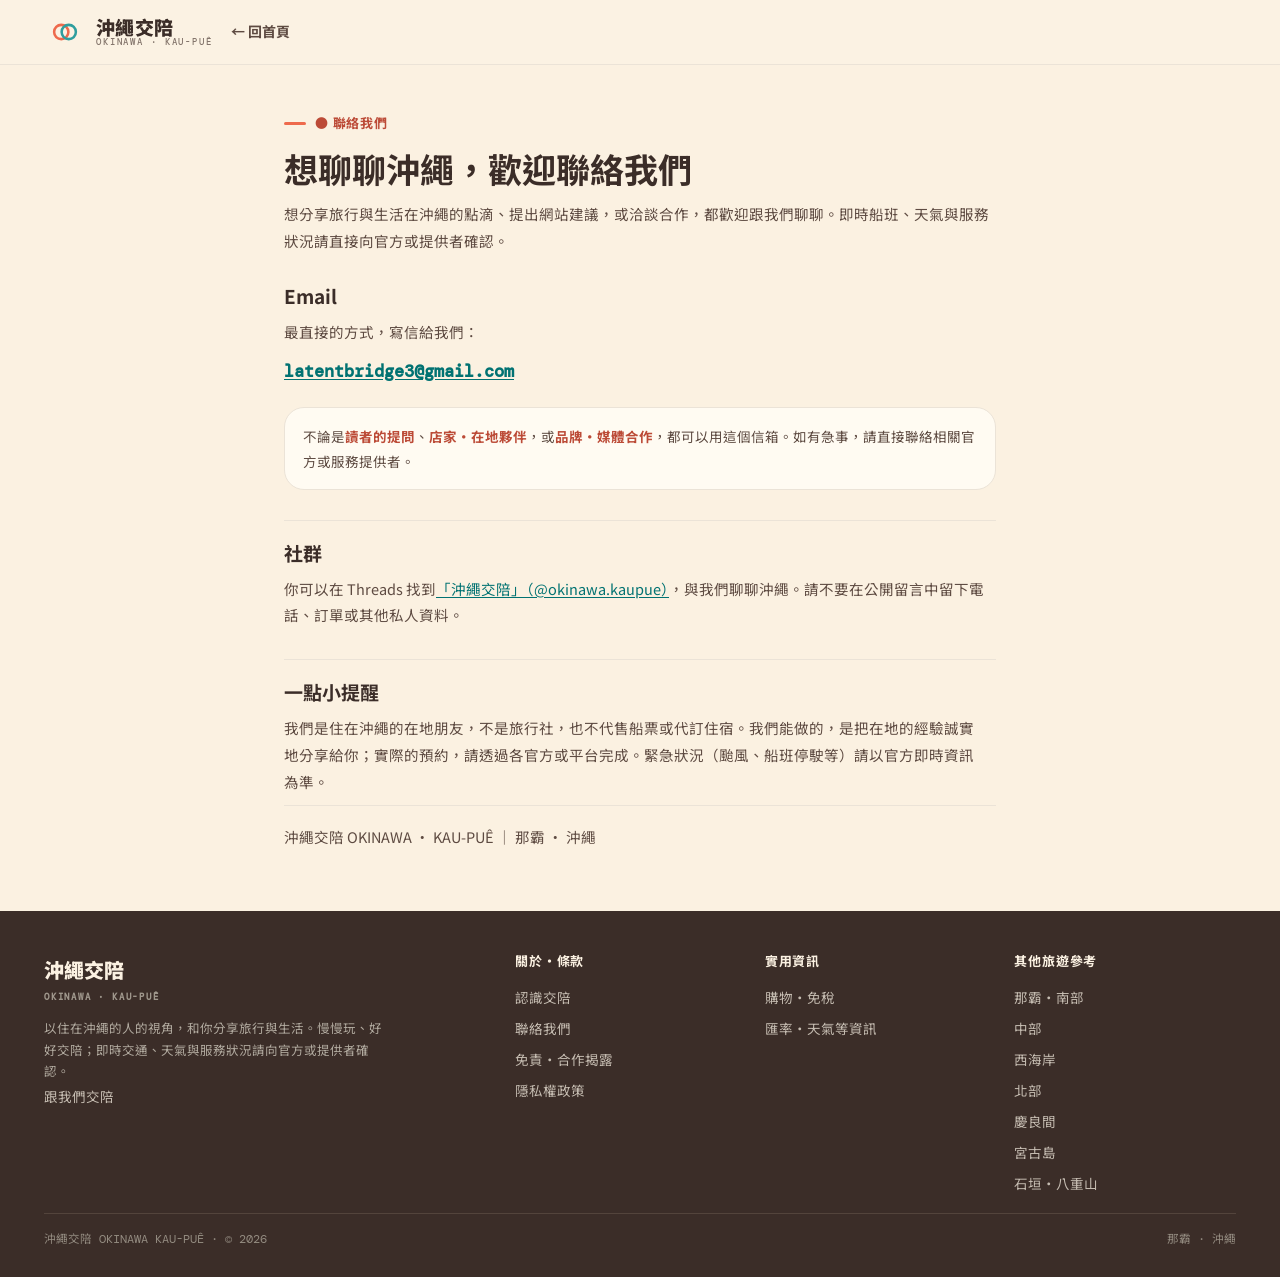
<file: contact.html>
<!doctype html>
<html lang="zh-Hant">
<head>
<meta charset="UTF-8">
<meta name="viewport" content="width=device-width, initial-scale=1">
<title>聯絡我們｜沖繩交陪</title>
<meta name="description" content="想聊聊沖繩、提供網站建議或洽談合作，歡迎透過 Email 聯絡沖繩交陪。">
<meta name="theme-color" content="#FBF1E2">
<meta name="robots" content="index,follow">
<meta property="og:type" content="website">
<meta property="og:title" content="聯絡我們｜沖繩交陪">
<meta property="og:description" content="想聊聊沖繩、提供網站建議或洽談合作，歡迎跟住在沖繩的在地朋友交流。">
<meta property="og:url" content="https://okinawa-kaupue.com/contact.html">
<meta property="og:image" content="https://okinawa-kaupue.com/assets/og.png">
<meta name="twitter:card" content="summary_large_image">
<link rel="canonical" href="https://okinawa-kaupue.com/contact.html">
<link rel="icon" type="image/svg+xml" href="brand/logo-favicon.svg">
<link rel="icon" type="image/png" sizes="32x32" href="brand/favicon-32.png">
<link rel="apple-touch-icon" href="brand/apple-touch-icon.png">
<link rel="preconnect" href="https://fonts.googleapis.com">
<link rel="preconnect" href="https://fonts.gstatic.com" crossorigin>
<link href="https://fonts.googleapis.com/css2?family=Noto+Sans+TC:wght@400..900&family=DM+Mono:wght@400;500&display=swap" rel="stylesheet">
<link rel="stylesheet" href="styles.css">
<script type="application/ld+json">
{
  "@context": "https://schema.org",
  "@type": "ContactPage",
  "url": "https://okinawa-kaupue.com/contact.html",
  "name": "聯絡我們｜沖繩交陪",
  "inLanguage": "zh-Hant",
  "publisher": {
    "@type": "Organization",
    "name": "沖繩交陪",
    "url": "https://okinawa-kaupue.com/",
    "email": "latentbridge3@gmail.com"
  }
}
</script>
<!-- Cloudflare Web Analytics --><script defer src='https://static.cloudflareinsights.com/beacon.min.js' data-cf-beacon='{"token": "0079305fdcf34f88b5e65abeb7a39dbd"}'></script><!-- End Cloudflare Web Analytics -->
</head>
<body data-style="koralle">

<header class="head">
  <div class="wrap head__bar">
    <a class="brand" href="index.html">
      <img class="brand__logo" src="brand/logo-rings.svg" alt="沖繩交陪">
      <span class="brand__tx">沖繩交陪<small>OKINAWA · KAU-PUÊ</small></span>
    </a>
    <a class="lback" href="index.html">← 回首頁</a>
  </div>
</header>

<main class="legal">
  <span class="legal__k">● 聯絡我們</span>
  <h1>想聊聊沖繩，歡迎聯絡我們</h1>
  <p class="legal__lead">想分享旅行與生活在沖繩的點滴、提出網站建議，或洽談合作，都歡迎跟我們聊聊。即時船班、天氣與服務狀況請直接向官方或提供者確認。</p>

  <h2>Email</h2>
  <p>最直接的方式，寫信給我們：</p>
  <p><a class="legal__contact" href="mailto:latentbridge3@gmail.com">latentbridge3@gmail.com</a></p>
  <div class="legal__note">不論是<strong>讀者的提問</strong>、<strong>店家・在地夥伴</strong>，或<strong>品牌・媒體合作</strong>，都可以用這個信箱。如有急事，請直接聯絡相關官方或服務提供者。</div>

  <h2>社群</h2>
  <p>你可以在 Threads 找到<a href="https://www.threads.com/@okinawa.kaupue">「沖繩交陪」（@okinawa.kaupue）</a>，與我們聊聊沖繩。請不要在公開留言中留下電話、訂單或其他私人資料。</p>

  <h2>一點小提醒</h2>
  <p>我們是住在沖繩的在地朋友，不是旅行社，也不代售船票或代訂住宿。我們能做的，是把在地的經驗誠實地分享給你；實際的預約，請透過各官方或平台完成。緊急狀況（颱風、船班停駛等）請以官方即時資訊為準。</p>

  <p class="legal__sig">沖繩交陪 OKINAWA · KAU-PUÊ ｜ 那霸 · 沖繩</p>
</main>

<footer class="foot">
  <div class="wrap">
    <div class="foot__grid">
      <div>
        <div class="foot__brand">沖繩交陪<small>OKINAWA · KAU-PUÊ</small></div>
        <p class="foot__note">以住在沖繩的人的視角，和你分享旅行與生活。慢慢玩、好好交陪；即時交通、天氣與服務狀況請向官方或提供者確認。</p>
        <a href="index.html#kaupue">跟我們交陪</a>
      </div>
      <div>
        <h4>關於・條款</h4>
        <a href="about.html">認識交陪</a><a href="contact.html">聯絡我們</a><a href="disclosure.html">免責・合作揭露</a><a href="privacy.html">隱私權政策</a>
      </div>
      <div>
        <h4>實用資訊</h4>
        <a href="shopping.html">購物・免稅</a><a href="index.html#fresh">匯率・天氣等資訊</a>
      </div>
      <div>
        <h4>其他旅遊參考</h4>
        <a href="naha.html">那霸・南部</a><a href="chubu.html">中部</a><a href="onna.html">西海岸</a><a href="hokubu.html">北部</a><a href="kerama.html">慶良間</a><a href="miyako.html">宮古島</a><a href="ishigaki.html">石垣・八重山</a>
      </div>
    </div>
    <div class="foot__bottom">
      <span>沖繩交陪 OKINAWA KAU-PUÊ · © 2026</span>
      <span>那霸 · 沖繩</span>
    </div>
  </div>
</footer>

</body></html>
</file>
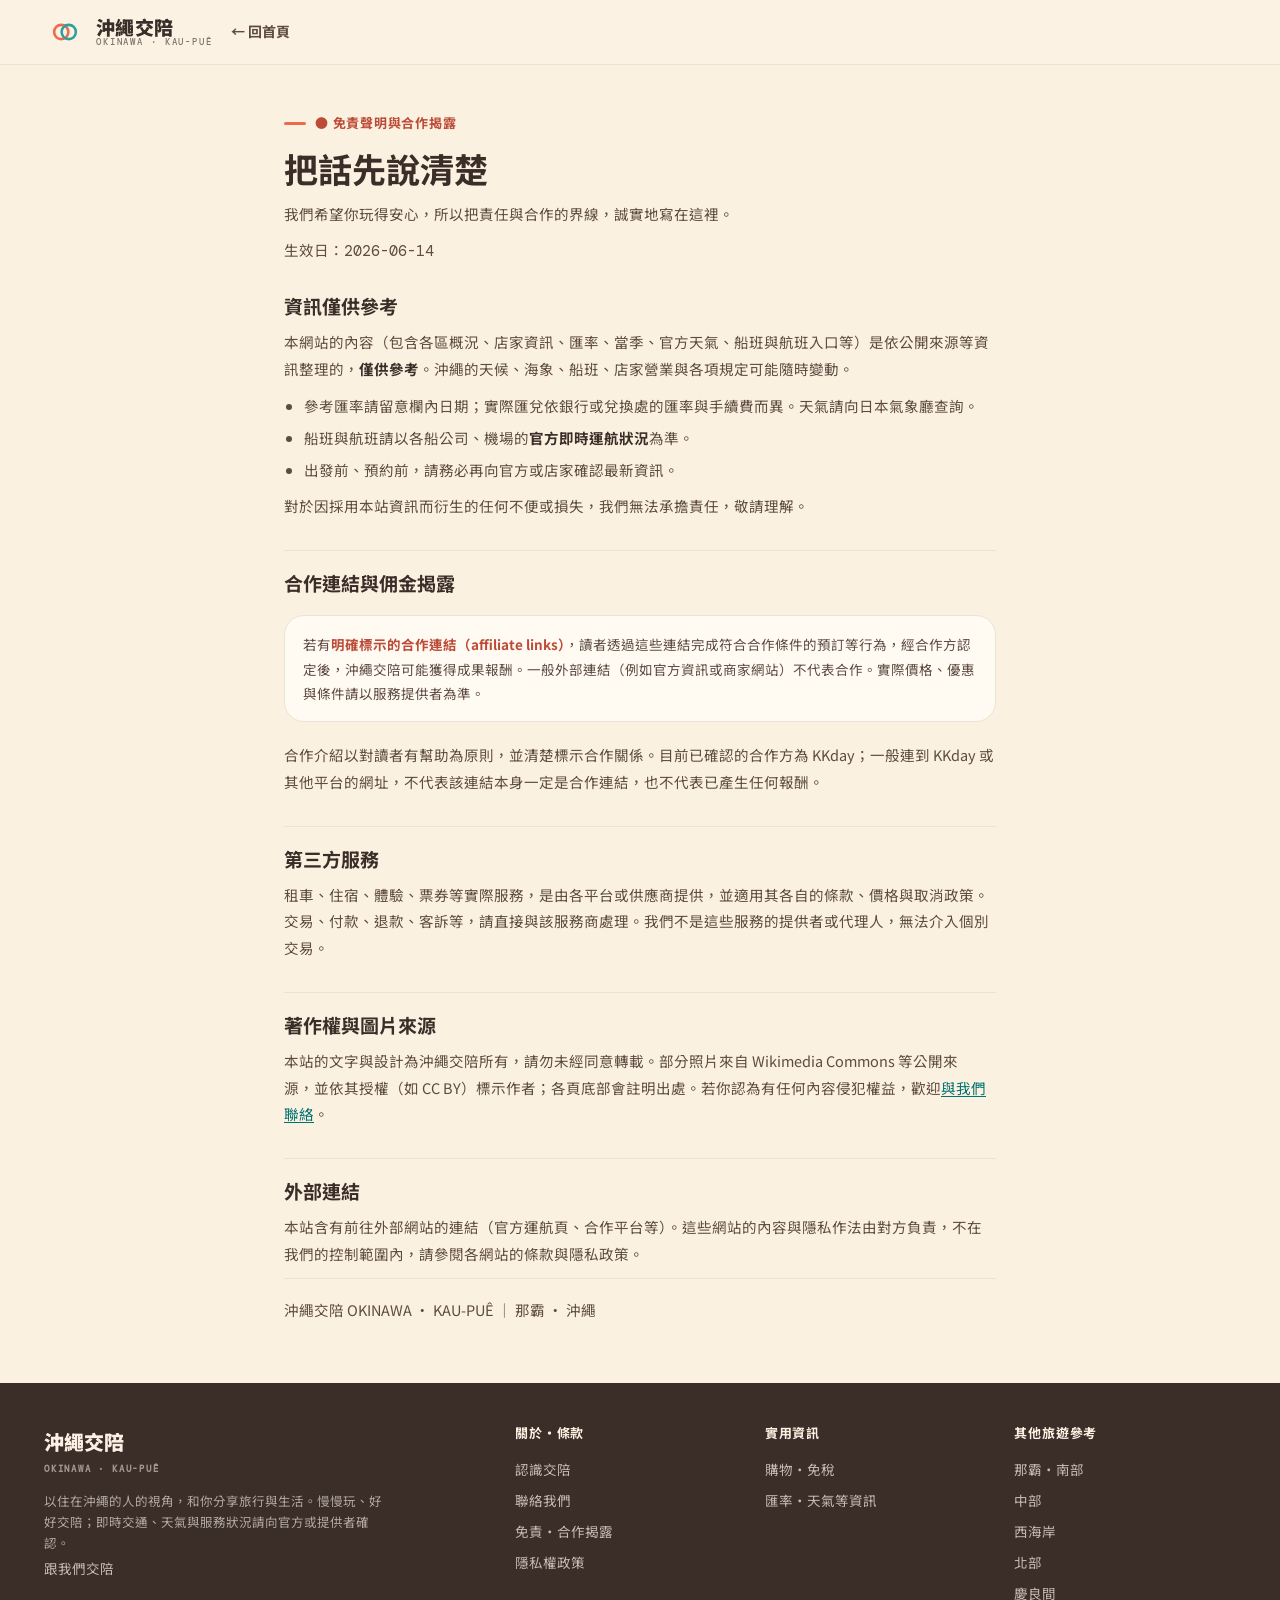
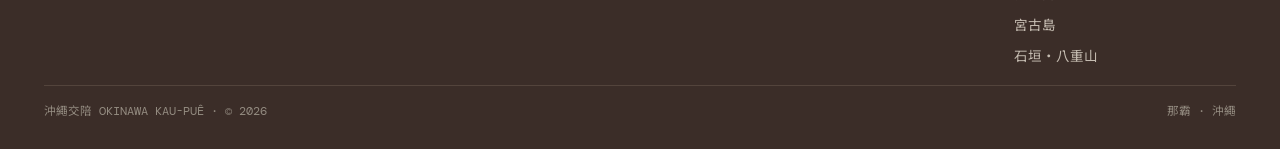
<file: disclosure.html>
<!doctype html>
<html lang="zh-Hant">
<head>
<meta charset="UTF-8">
<meta name="viewport" content="width=device-width, initial-scale=1">
<title>免責聲明與合作揭露｜沖繩交陪</title>
<meta name="description" content="資訊僅供參考、合作連結與成果報酬揭露、第三方服務、著作權與外部連結的說明。一般外部連結不等於合作；實際價格與條件以服務提供者為準。">
<meta name="theme-color" content="#FBF1E2">
<meta name="robots" content="index,follow">
<meta property="og:type" content="website">
<meta property="og:title" content="免責聲明與合作揭露｜沖繩交陪">
<meta property="og:description" content="資訊僅供參考、合作連結與佣金揭露、第三方服務與著作權說明。">
<meta property="og:url" content="https://okinawa-kaupue.com/disclosure.html">
<meta property="og:image" content="https://okinawa-kaupue.com/assets/og.png">
<meta name="twitter:card" content="summary_large_image">
<link rel="canonical" href="https://okinawa-kaupue.com/disclosure.html">
<link rel="icon" type="image/svg+xml" href="brand/logo-favicon.svg">
<link rel="icon" type="image/png" sizes="32x32" href="brand/favicon-32.png">
<link rel="apple-touch-icon" href="brand/apple-touch-icon.png">
<link rel="preconnect" href="https://fonts.googleapis.com">
<link rel="preconnect" href="https://fonts.gstatic.com" crossorigin>
<link href="https://fonts.googleapis.com/css2?family=Noto+Sans+TC:wght@400..900&family=DM+Mono:wght@400;500&display=swap" rel="stylesheet">
<link rel="stylesheet" href="styles.css">
<!-- Cloudflare Web Analytics --><script defer src='https://static.cloudflareinsights.com/beacon.min.js' data-cf-beacon='{"token": "0079305fdcf34f88b5e65abeb7a39dbd"}'></script><!-- End Cloudflare Web Analytics -->
</head>
<body data-style="koralle">

<header class="head">
  <div class="wrap head__bar">
    <a class="brand" href="index.html">
      <img class="brand__logo" src="brand/logo-rings.svg" alt="沖繩交陪">
      <span class="brand__tx">沖繩交陪<small>OKINAWA · KAU-PUÊ</small></span>
    </a>
    <a class="lback" href="index.html">← 回首頁</a>
  </div>
</header>

<main class="legal">
  <span class="legal__k">● 免責聲明與合作揭露</span>
  <h1>把話先說清楚</h1>
  <p class="legal__lead">我們希望你玩得安心，所以把責任與合作的界線，誠實地寫在這裡。</p>
  <p class="legal__upd">生效日：2026-06-14</p>

  <h2>資訊僅供參考</h2>
  <p>本網站的內容（包含各區概況、店家資訊、匯率、當季、官方天氣、船班與航班入口等）是依公開來源等資訊整理的，<strong>僅供參考</strong>。沖繩的天候、海象、船班、店家營業與各項規定可能隨時變動。</p>
  <ul>
    <li>參考匯率請留意欄內日期；實際匯兌依銀行或兌換處的匯率與手續費而異。天氣請向日本氣象廳查詢。</li>
    <li>船班與航班請以各船公司、機場的<strong>官方即時運航狀況</strong>為準。</li>
    <li>出發前、預約前，請務必再向官方或店家確認最新資訊。</li>
  </ul>
  <p>對於因採用本站資訊而衍生的任何不便或損失，我們無法承擔責任，敬請理解。</p>

  <h2>合作連結與佣金揭露</h2>
  <div class="legal__note">若有<strong>明確標示的合作連結（affiliate links）</strong>，讀者透過這些連結完成符合合作條件的預訂等行為，經合作方認定後，沖繩交陪可能獲得成果報酬。一般外部連結（例如官方資訊或商家網站）不代表合作。實際價格、優惠與條件請以服務提供者為準。</div>
  <p>合作介紹以對讀者有幫助為原則，並清楚標示合作關係。目前已確認的合作方為 KKday；一般連到 KKday 或其他平台的網址，不代表該連結本身一定是合作連結，也不代表已產生任何報酬。</p>

  <h2>第三方服務</h2>
  <p>租車、住宿、體驗、票券等實際服務，是由各平台或供應商提供，並適用其各自的條款、價格與取消政策。交易、付款、退款、客訴等，請直接與該服務商處理。我們不是這些服務的提供者或代理人，無法介入個別交易。</p>

  <h2>著作權與圖片來源</h2>
  <p>本站的文字與設計為沖繩交陪所有，請勿未經同意轉載。部分照片來自 Wikimedia Commons 等公開來源，並依其授權（如 CC BY）標示作者；各頁底部會註明出處。若你認為有任何內容侵犯權益，歡迎<a href="contact.html">與我們聯絡</a>。</p>

  <h2>外部連結</h2>
  <p>本站含有前往外部網站的連結（官方運航頁、合作平台等）。這些網站的內容與隱私作法由對方負責，不在我們的控制範圍內，請參閱各網站的條款與隱私政策。</p>

  <p class="legal__sig">沖繩交陪 OKINAWA · KAU-PUÊ ｜ 那霸 · 沖繩</p>
</main>

<footer class="foot">
  <div class="wrap">
    <div class="foot__grid">
      <div>
        <div class="foot__brand">沖繩交陪<small>OKINAWA · KAU-PUÊ</small></div>
        <p class="foot__note">以住在沖繩的人的視角，和你分享旅行與生活。慢慢玩、好好交陪；即時交通、天氣與服務狀況請向官方或提供者確認。</p>
        <a href="index.html#kaupue">跟我們交陪</a>
      </div>
      <div>
        <h4>關於・條款</h4>
        <a href="about.html">認識交陪</a><a href="contact.html">聯絡我們</a><a href="disclosure.html">免責・合作揭露</a><a href="privacy.html">隱私權政策</a>
      </div>
      <div>
        <h4>實用資訊</h4>
        <a href="shopping.html">購物・免稅</a><a href="index.html#fresh">匯率・天氣等資訊</a>
      </div>
      <div>
        <h4>其他旅遊參考</h4>
        <a href="naha.html">那霸・南部</a><a href="chubu.html">中部</a><a href="onna.html">西海岸</a><a href="hokubu.html">北部</a><a href="kerama.html">慶良間</a><a href="miyako.html">宮古島</a><a href="ishigaki.html">石垣・八重山</a>
      </div>
    </div>
    <div class="foot__bottom">
      <span>沖繩交陪 OKINAWA KAU-PUÊ · © 2026</span>
      <span>那霸 · 沖繩</span>
    </div>
  </div>
</footer>

</body></html>
</file>
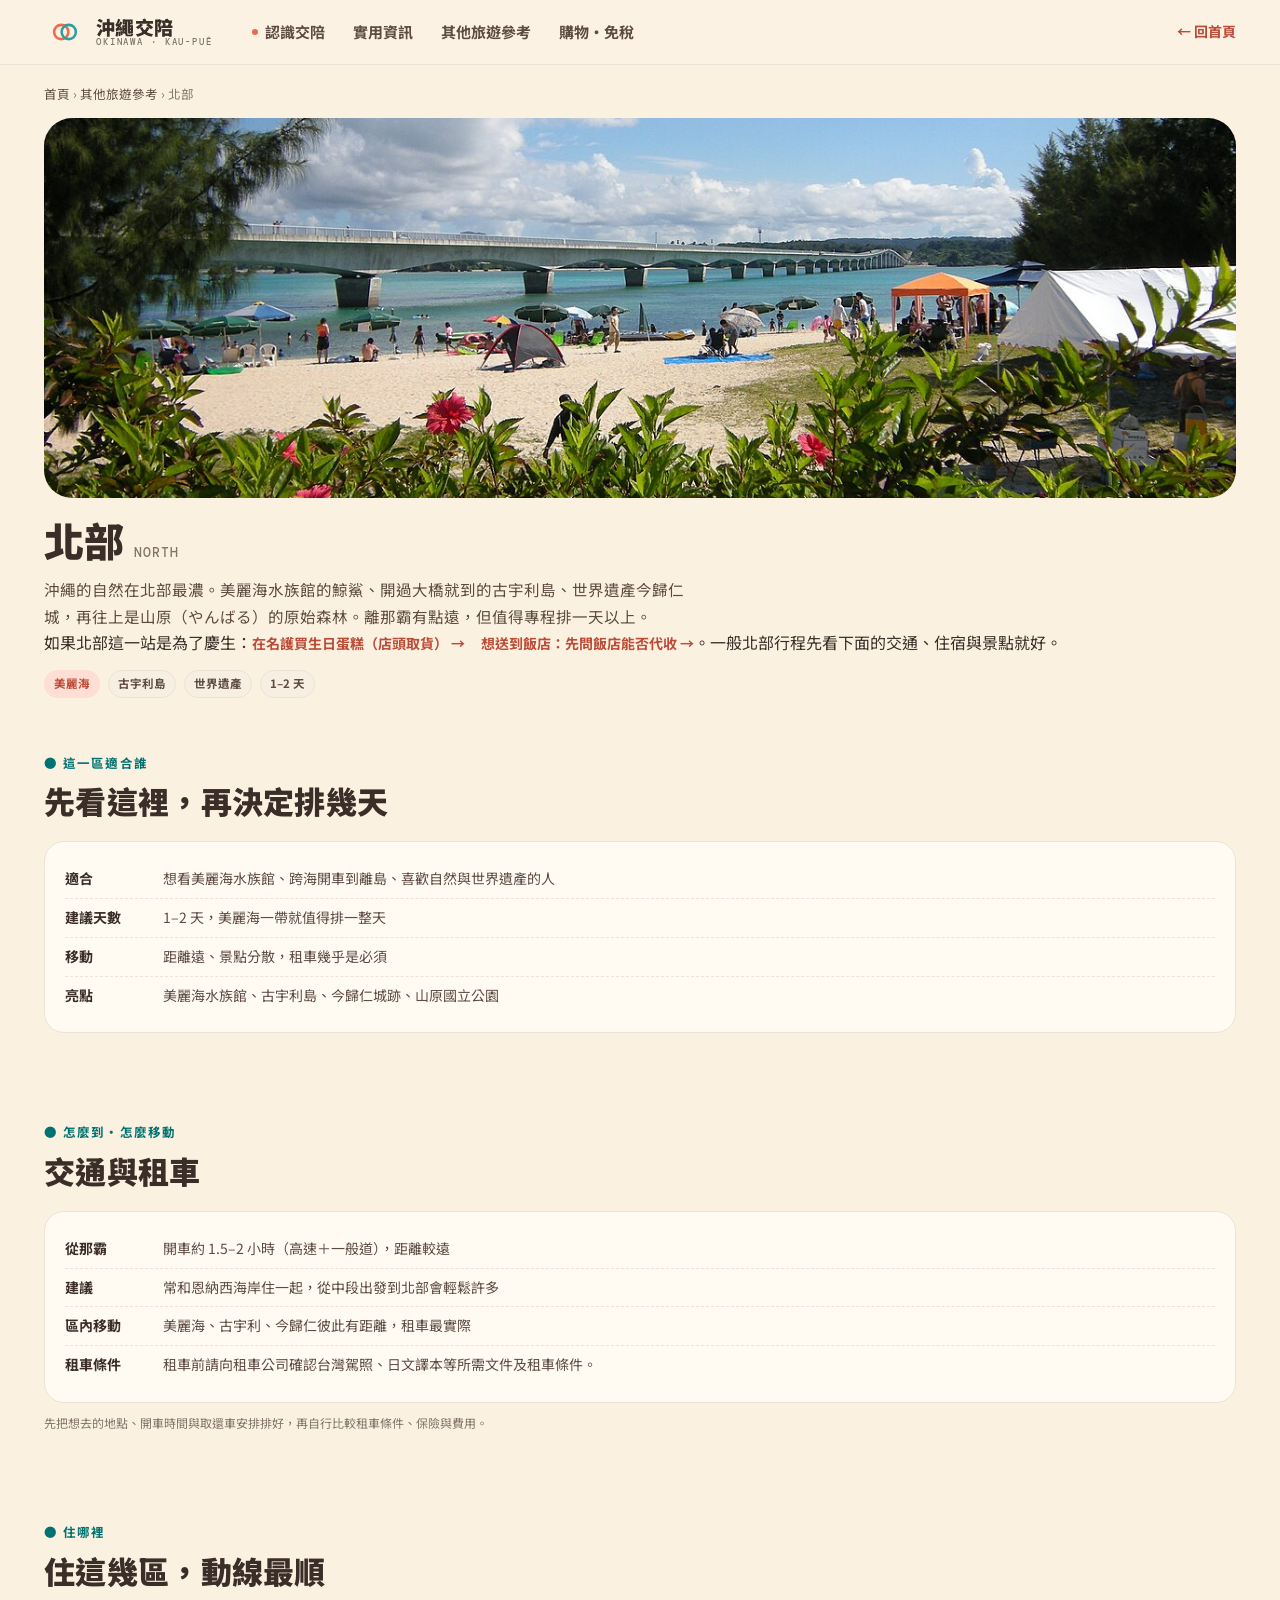
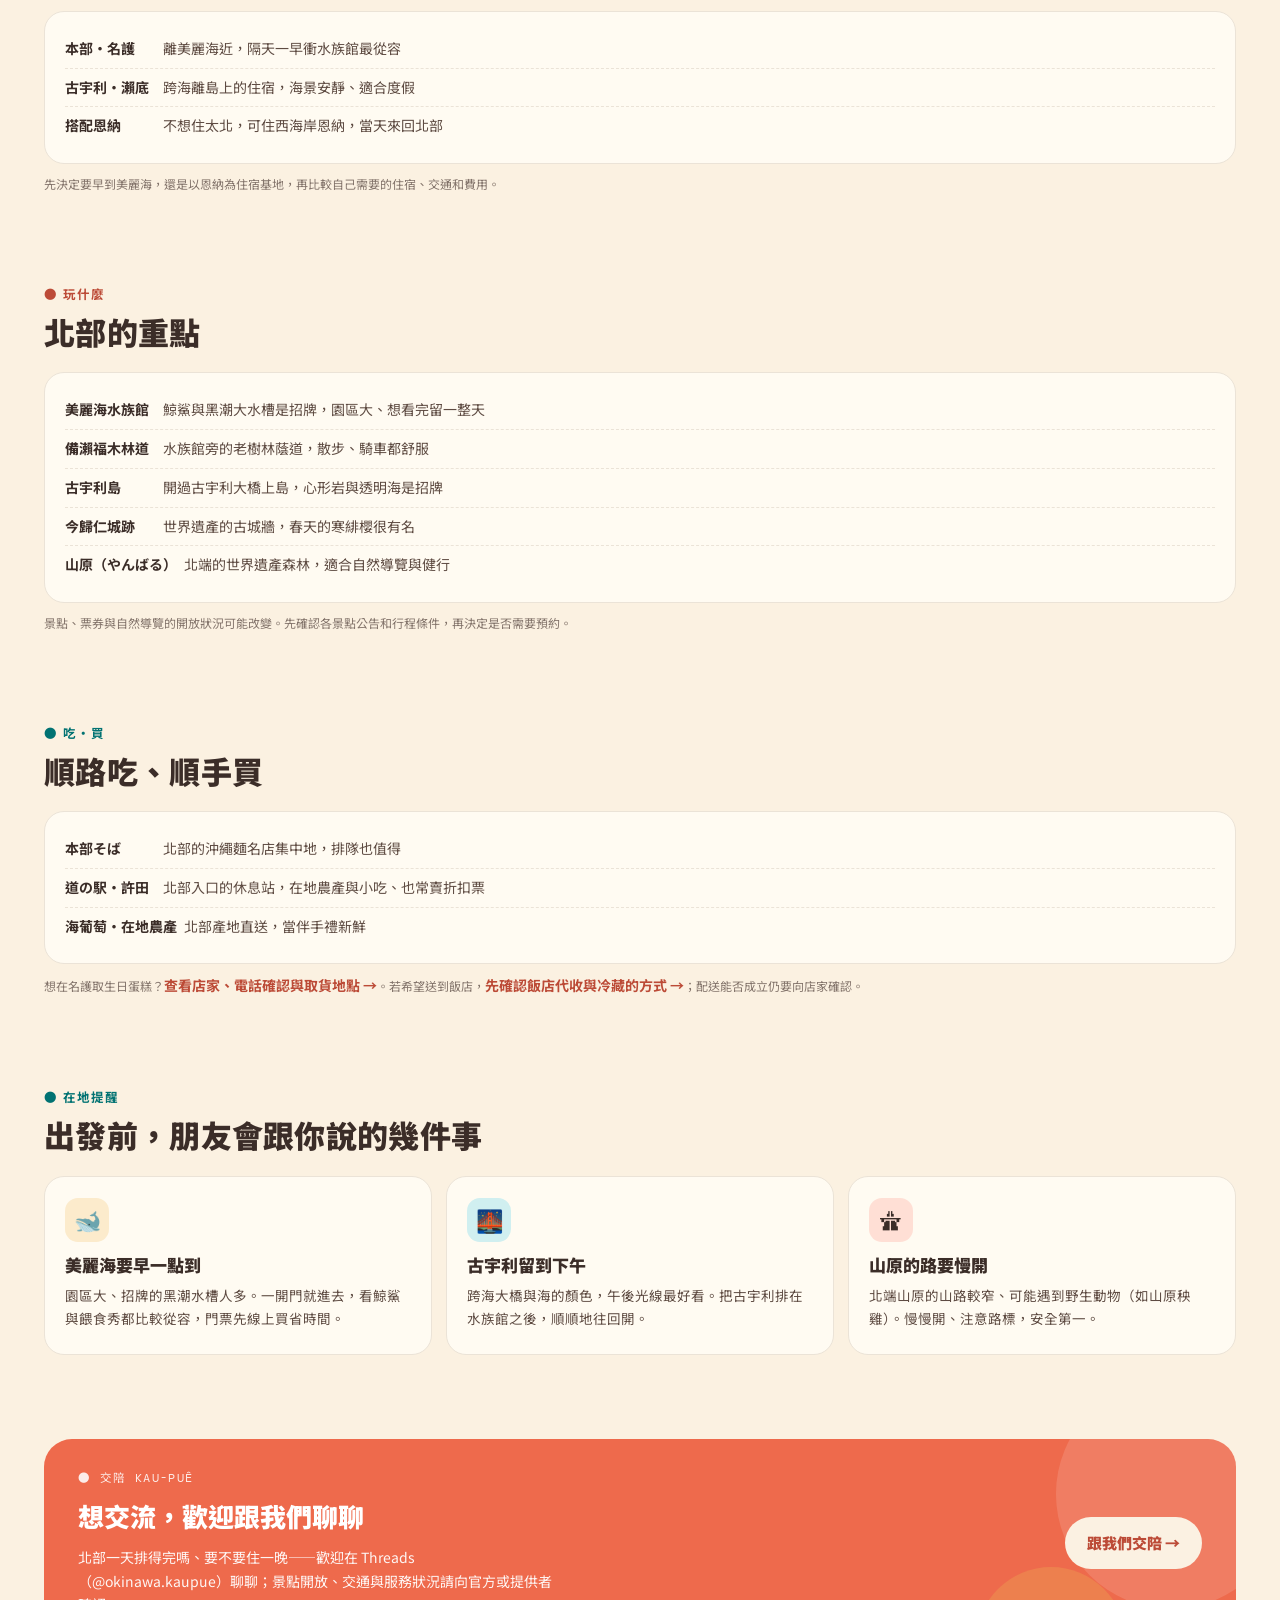
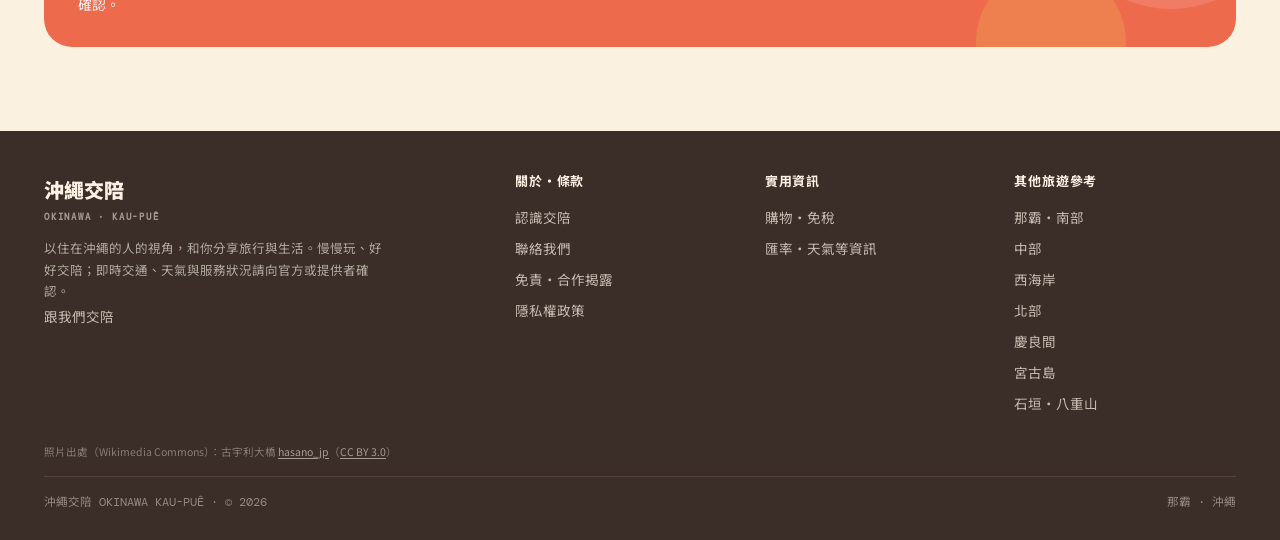
<file: hokubu.html>
<!doctype html>
<html lang="zh-Hant">
<head>
<meta charset="UTF-8">
<meta name="viewport" content="width=device-width, initial-scale=1">
<title>北部 — 美麗海水族館、古宇利島、山原｜沖繩交陪</title>
<meta name="description" content="沖繩北部：美麗海水族館、跨海開往古宇利島、今歸仁城跡與山原（やんばる）世界遺產森林。怎麼到、住哪裡、玩什麼，住在沖繩的朋友一頁整理給你。">
<meta name="theme-color" content="#FBF1E2">
<meta name="robots" content="index,follow">
<meta property="og:type" content="article">
<meta property="og:title" content="北部 — 美麗海水族館、古宇利島、山原｜沖繩交陪">
<meta property="og:description" content="美麗海水族館、古宇利大橋、今歸仁城跡與山原世界遺產——沖繩北部的自然，一頁整理。">
<meta property="og:url" content="https://okinawa-kaupue.com/hokubu.html">
<meta property="og:image" content="https://okinawa-kaupue.com/assets/photos/hokubu-kouri.jpg">
<meta name="twitter:card" content="summary_large_image">
<link rel="canonical" href="https://okinawa-kaupue.com/hokubu.html">
<link rel="icon" type="image/svg+xml" href="brand/logo-favicon.svg">
<link rel="icon" type="image/png" sizes="32x32" href="brand/favicon-32.png">
<link rel="apple-touch-icon" href="brand/apple-touch-icon.png">
<link rel="preconnect" href="https://fonts.googleapis.com">
<link rel="preconnect" href="https://fonts.gstatic.com" crossorigin>
<link href="https://fonts.googleapis.com/css2?family=Noto+Sans+TC:wght@400..900&family=DM+Mono:wght@400;500&display=swap" rel="stylesheet">
<link rel="stylesheet" href="styles.css">
<script type="application/ld+json">
{
  "@context": "https://schema.org",
  "@graph": [
    {
      "@type": "TouristDestination",
      "name": "沖繩北部",
      "description": "美麗海水族館、古宇利島、今歸仁城跡與山原（やんばる）世界遺產所在的沖繩北部地區。",
      "url": "https://okinawa-kaupue.com/hokubu.html",
      "image": "https://okinawa-kaupue.com/assets/photos/hokubu-kouri.jpg",
      "inLanguage": "zh-Hant",
      "containedInPlace": { "@type": "AdministrativeArea", "name": "沖繩" }
    },
    {
      "@type": "BreadcrumbList",
      "itemListElement": [
        { "@type": "ListItem", "position": 1, "name": "首頁", "item": "https://okinawa-kaupue.com/" },
        { "@type": "ListItem", "position": 2, "name": "北部", "item": "https://okinawa-kaupue.com/hokubu.html" }
      ]
    }
  ]
}
</script>
<!-- Cloudflare Web Analytics --><script defer src='https://static.cloudflareinsights.com/beacon.min.js' data-cf-beacon='{"token": "0079305fdcf34f88b5e65abeb7a39dbd"}'></script><!-- End Cloudflare Web Analytics -->
</head>
<body data-style="koralle">

<header class="head">
  <div class="wrap head__bar">
    <a class="brand" href="index.html">
      <img class="brand__logo" src="brand/logo-rings.svg" alt="沖繩交陪">
      <span class="brand__tx">沖繩交陪<small>OKINAWA · KAU-PUÊ</small></span>
    </a>
    <nav class="nav">
      <a href="index.html#kaupue"><span class="dot"></span>認識交陪</a>
      <a href="index.html#fresh">實用資訊</a>
      <a href="index.html#areas">其他旅遊參考</a>
      <a href="shopping.html">購物・免稅</a>
    </nav>
    <div class="head__right">
      <a class="more" href="index.html">← 回首頁</a>
    </div>
  </div>
</header>

<section class="ihero">
  <div class="wrap">
    <nav class="crumbs"><a href="index.html">首頁</a> › <a href="index.html#areas">其他旅遊參考</a> › 北部</nav>
    <div class="ihero__media shot" data-shot="照片 · 古宇利大橋">
      <img src="assets/photos/hokubu-kouri.jpg" alt="今歸仁・古宇利大橋與古宇利海灘">
    </div>
    <h1>北部 <small>NORTH</small></h1>
    <p class="ihero__lead">沖繩的自然在北部最濃。美麗海水族館的鯨鯊、開過大橋就到的古宇利島、世界遺產今歸仁城，再往上是山原（やんばる）的原始森林。離那霸有點遠，但值得專程排一天以上。</p>
    <p>如果北部這一站是為了慶生：<a class="more" href="/guide/guides/cake-pickup.html">在名護買生日蛋糕（店頭取貨） →</a>　<a class="more" href="/guide/guides/cake.html">想送到飯店：先問飯店能否代收 →</a>。一般北部行程先看下面的交通、住宿與景點就好。</p>
    <div class="ihero__pills"><span class="pill pill-depth">美麗海</span><span class="pill">古宇利島</span><span class="pill">世界遺產</span><span class="pill">1–2 天</span></div>
  </div>
</section>

<section class="sec">
  <div class="wrap">
    <div class="sec__head"><div><span class="k k-teal">● 這一區適合誰</span><h2>先看這裡，再決定排幾天</h2></div></div>
    <div class="ifacts">
      <div class="fline"><b>適合</b>想看美麗海水族館、跨海開車到離島、喜歡自然與世界遺產的人</div>
      <div class="fline"><b>建議天數</b>1–2 天，美麗海一帶就值得排一整天</div>
      <div class="fline"><b>移動</b>距離遠、景點分散，租車幾乎是必須</div>
      <div class="fline"><b>亮點</b>美麗海水族館、古宇利島、今歸仁城跡、山原國立公園</div>
    </div>
  </div>
</section>

<section class="sec">
  <div class="wrap">
    <div class="sec__head"><div><span class="k k-teal">● 怎麼到・怎麼移動</span><h2>交通與租車</h2></div></div>
    <div class="ifacts">
      <div class="fline"><b>從那霸</b>開車約 1.5–2 小時（高速＋一般道），距離較遠</div>
      <div class="fline"><b>建議</b>常和恩納西海岸住一起，從中段出發到北部會輕鬆許多</div>
      <div class="fline"><b>區內移動</b>美麗海、古宇利、今歸仁彼此有距離，租車最實際</div>
      <div class="fline"><b>租車條件</b>租車前請向租車公司確認台灣駕照、日文譯本等所需文件及租車條件。</div>
    </div>
    <p class="ifacts__note">先把想去的地點、開車時間與取還車安排排好，再自行比較租車條件、保險與費用。</p>
  </div>
</section>

<section class="sec">
  <div class="wrap">
    <div class="sec__head"><div><span class="k k-grape">● 住哪裡</span><h2>住這幾區，動線最順</h2></div></div>
    <div class="ifacts">
      <div class="fline"><b>本部・名護</b>離美麗海近，隔天一早衝水族館最從容</div>
      <div class="fline"><b>古宇利・瀨底</b>跨海離島上的住宿，海景安靜、適合度假</div>
      <div class="fline"><b>搭配恩納</b>不想住太北，可住西海岸恩納，當天來回北部</div>
    </div>
    <p class="ifacts__note">先決定要早到美麗海，還是以恩納為住宿基地，再比較自己需要的住宿、交通和費用。</p>
  </div>
</section>

<section class="sec">
  <div class="wrap">
    <div class="sec__head"><div><span class="k k-hot">● 玩什麼</span><h2>北部的重點</h2></div></div>
    <div class="ifacts">
      <div class="fline"><b>美麗海水族館</b>鯨鯊與黑潮大水槽是招牌，園區大、想看完留一整天</div>
      <div class="fline"><b>備瀨福木林道</b>水族館旁的老樹林蔭道，散步、騎車都舒服</div>
      <div class="fline"><b>古宇利島</b>開過古宇利大橋上島，心形岩與透明海是招牌</div>
      <div class="fline"><b>今歸仁城跡</b>世界遺產的古城牆，春天的寒緋櫻很有名</div>
      <div class="fline"><b>山原（やんばる）</b>北端的世界遺產森林，適合自然導覽與健行</div>
    </div>
    <p class="ifacts__note">景點、票券與自然導覽的開放狀況可能改變。先確認各景點公告和行程條件，再決定是否需要預約。</p>
  </div>
</section>

<section class="sec">
  <div class="wrap">
    <div class="sec__head"><div><span class="k k-ok">● 吃・買</span><h2>順路吃、順手買</h2></div></div>
    <div class="ifacts">
      <div class="fline"><b>本部そば</b>北部的沖繩麵名店集中地，排隊也值得</div>
      <div class="fline"><b>道の駅・許田</b>北部入口的休息站，在地農產與小吃、也常賣折扣票</div>
      <div class="fline"><b>海葡萄・在地農產</b>北部產地直送，當伴手禮新鮮</div>
    </div>
    <p class="ifacts__note">想在名護取生日蛋糕？<a class="more" href="/guide/guides/cake-pickup.html">查看店家、電話確認與取貨地點 →</a>。若希望送到飯店，<a class="more" href="/guide/guides/cake.html">先確認飯店代收與冷藏的方式 →</a>；配送能否成立仍要向店家確認。</p>
  </div>
</section>

<section class="sec">
  <div class="wrap">
    <div class="sec__head"><div><span class="k k-teal">● 在地提醒</span><h2>出發前，朋友會跟你說的幾件事</h2></div></div>
    <div class="kp">
      <div class="kpcard"><span class="kpcard__ic">🐋</span><h3>美麗海要早一點到</h3><p>園區大、招牌的黑潮水槽人多。一開門就進去，看鯨鯊與餵食秀都比較從容，門票先線上買省時間。</p></div>
      <div class="kpcard"><span class="kpcard__ic">🌉</span><h3>古宇利留到下午</h3><p>跨海大橋與海的顏色，午後光線最好看。把古宇利排在水族館之後，順順地往回開。</p></div>
      <div class="kpcard"><span class="kpcard__ic">🛣</span><h3>山原的路要慢開</h3><p>北端山原的山路較窄、可能遇到野生動物（如山原秧雞）。慢慢開、注意路標，安全第一。</p></div>
    </div>
  </div>
</section>

<section class="sec">
  <div class="wrap">
    <div class="band">
      <div class="band__b">
        <div class="band__k">● 交陪 KAU-PUÊ</div>
        <div class="band__t">想交流，歡迎跟我們聊聊</div>
        <p class="band__d">北部一天排得完嗎、要不要住一晚——歡迎在 Threads（@okinawa.kaupue）聊聊；景點開放、交通與服務狀況請向官方或提供者確認。</p>
      </div>
      <div class="band__cta"><a href="contact.html">跟我們交陪 →</a></div>
    </div>
  </div>
</section>

<footer class="foot">
  <div class="wrap">
    <div class="foot__grid">
      <div>
        <div class="foot__brand">沖繩交陪<small>OKINAWA · KAU-PUÊ</small></div>
        <p class="foot__note">以住在沖繩的人的視角，和你分享旅行與生活。慢慢玩、好好交陪；即時交通、天氣與服務狀況請向官方或提供者確認。</p>
        <a href="index.html#kaupue">跟我們交陪</a>
      </div>
      <div>
        <h4>關於・條款</h4>
        <a href="about.html">認識交陪</a><a href="contact.html">聯絡我們</a><a href="disclosure.html">免責・合作揭露</a><a href="privacy.html">隱私權政策</a>
      </div>
      <div>
        <h4>實用資訊</h4>
        <a href="shopping.html">購物・免稅</a><a href="index.html#fresh">匯率・天氣等資訊</a>
      </div>
      <div>
        <h4>其他旅遊參考</h4>
        <a href="naha.html">那霸・南部</a><a href="chubu.html">中部</a><a href="onna.html">西海岸</a><a href="hokubu.html">北部</a><a href="kerama.html">慶良間</a><a href="miyako.html">宮古島</a><a href="ishigaki.html">石垣・八重山</a>
      </div>
    </div>
    <p class="foot__credits">照片出處（Wikimedia Commons）：古宇利大橋 <a href="https://commons.wikimedia.org/wiki/File:%E5%8F%A4%E5%AE%87%E5%88%A9%E5%A4%A7%E6%A9%8B_%E5%8F%A4%E5%AE%87%E5%88%A9%E3%83%93%E3%83%BC%E3%83%81_20100814a.jpg" target="_blank" rel="noopener">hasano_jp</a>（<a href="https://creativecommons.org/licenses/by/3.0/deed.zh_TW" target="_blank" rel="noopener">CC BY 3.0</a>）</p>
    <div class="foot__bottom">
      <span>沖繩交陪 OKINAWA KAU-PUÊ · © 2026</span>
      <span>那霸 · 沖繩</span>
    </div>
  </div>
</footer>

</body></html>
</file>
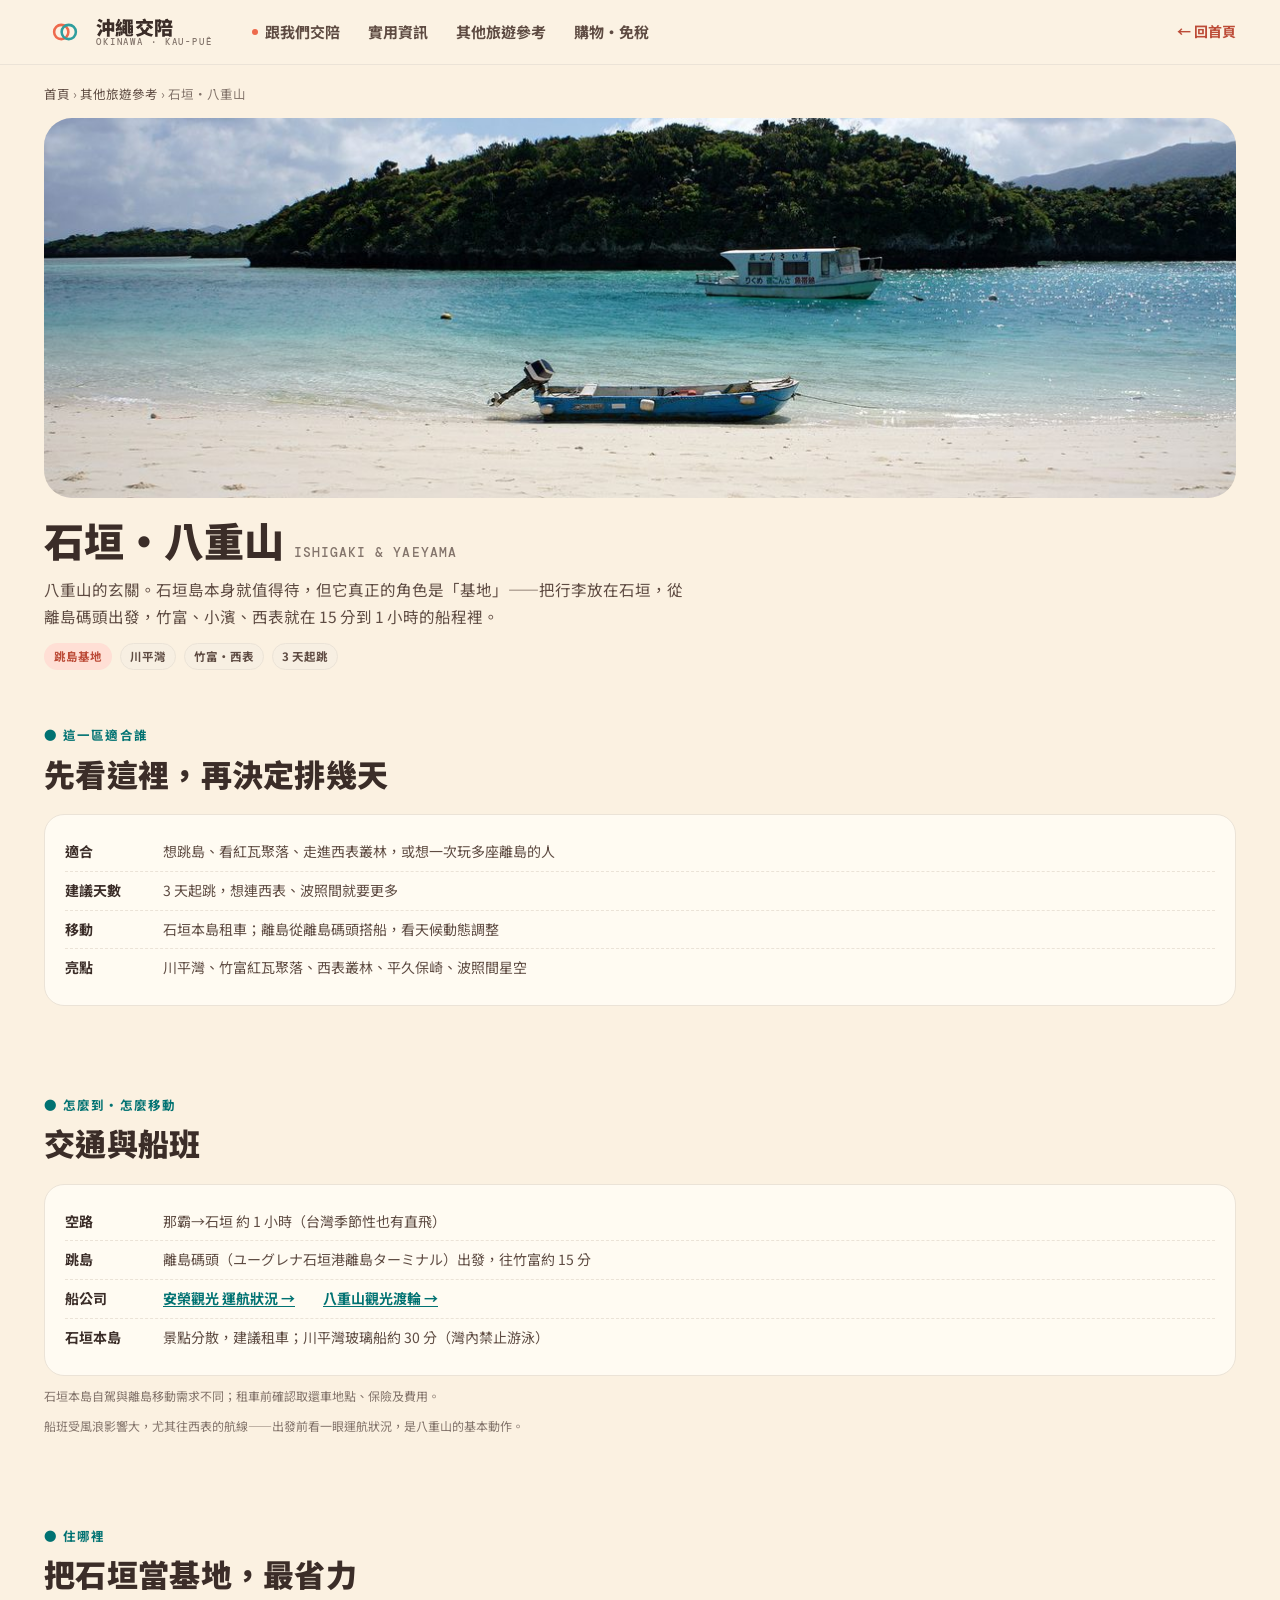
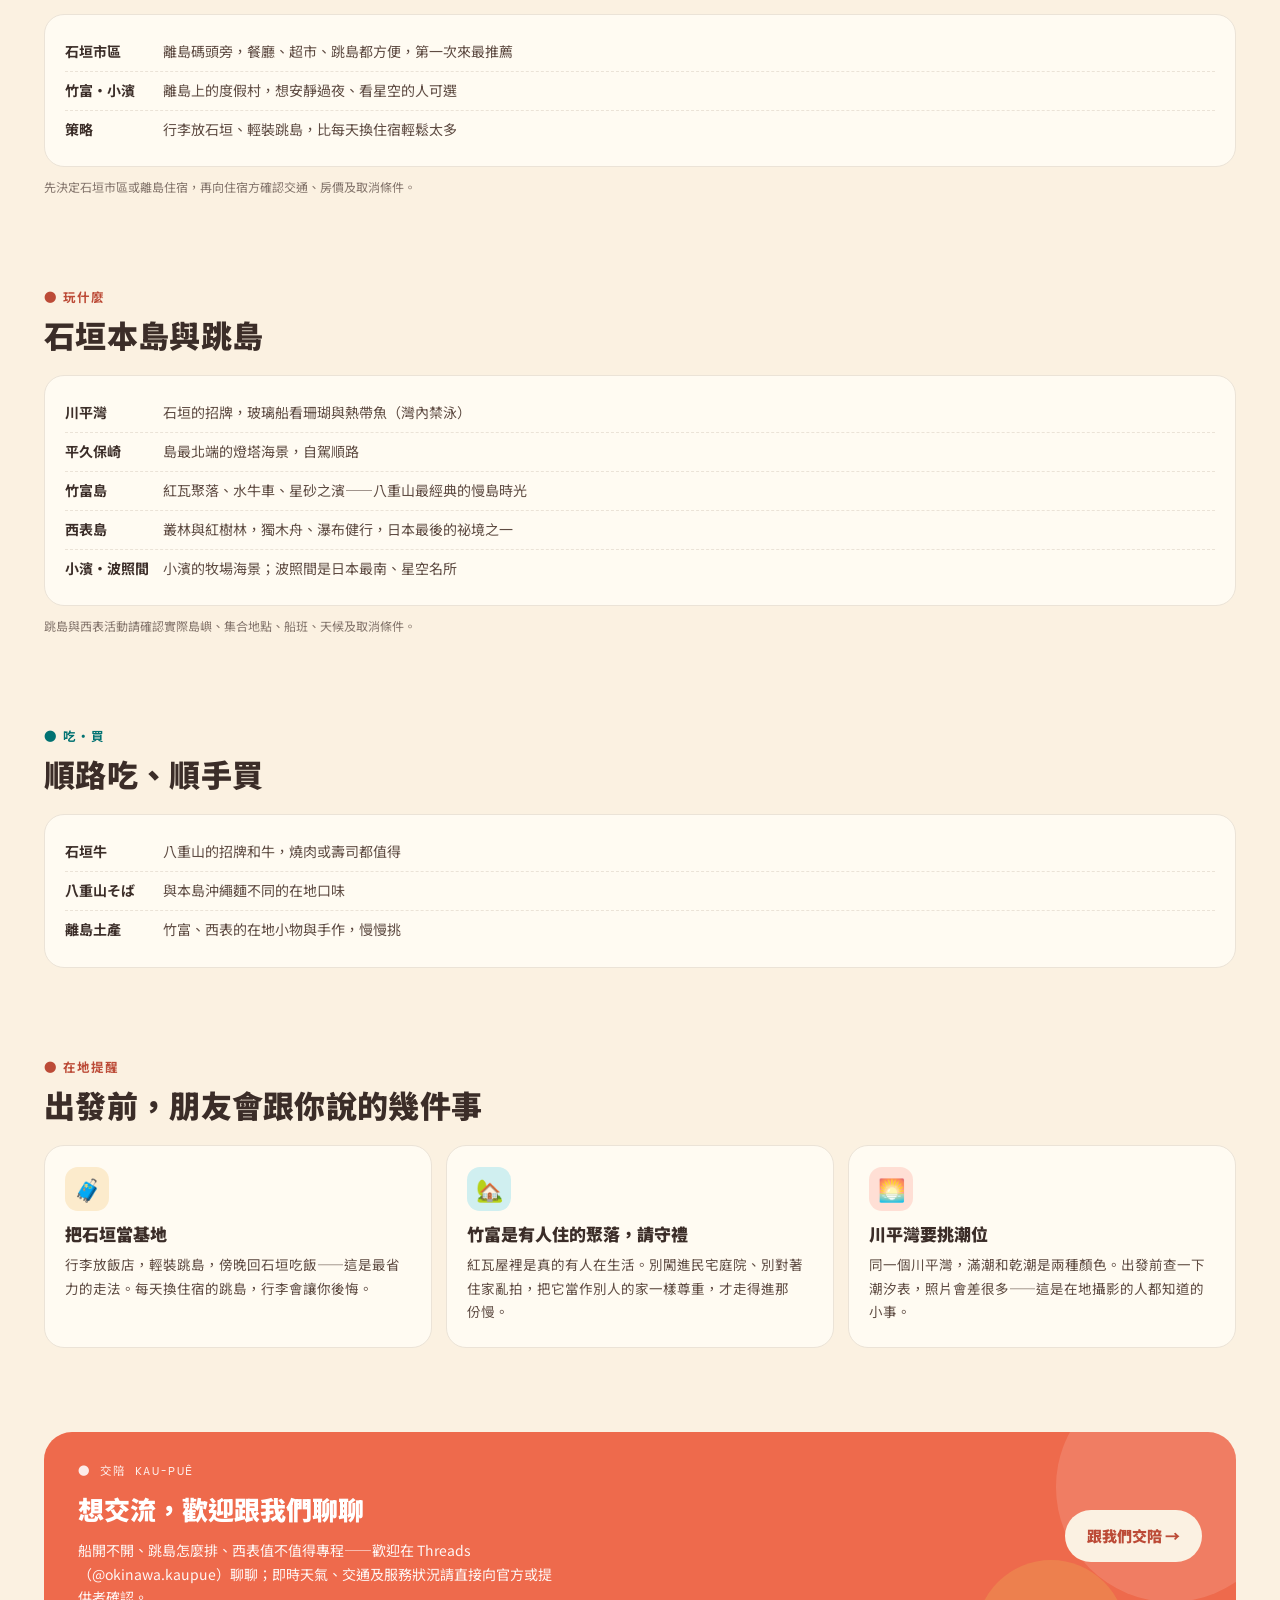
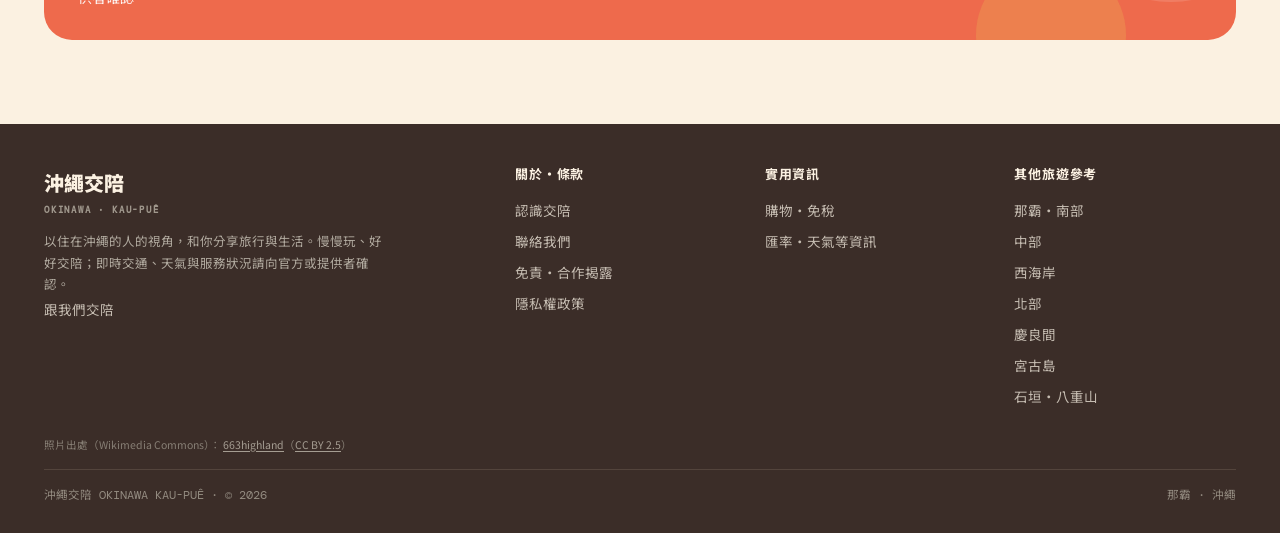
<file: ishigaki.html>
<!doctype html>
<html lang="zh-Hant">
<head>
<meta charset="UTF-8">
<meta name="viewport" content="width=device-width, initial-scale=1">
<title>石垣・八重山 — 跳島基地（竹富・西表・小濱）｜沖繩交陪</title>
<meta name="description" content="八重山的玄關石垣島，是跳島基地：竹富的紅瓦聚落、西表的叢林、小濱與波照間都在船程內。交通船班、住哪裡、玩什麼、租車與體驗，住在沖繩的朋友一頁整理給你。">
<meta name="theme-color" content="#FBF1E2">
<meta name="robots" content="index,follow">
<meta property="og:type" content="article">
<meta property="og:title" content="石垣・八重山 — 跳島基地（竹富・西表・小濱）｜沖繩交陪">
<meta property="og:description" content="石垣島是八重山的跳島基地：竹富紅瓦聚落、西表叢林、小濱與波照間都在船程內。">
<meta property="og:url" content="https://okinawa-kaupue.com/ishigaki.html">
<meta property="og:image" content="https://okinawa-kaupue.com/assets/photos/ishigaki-kabira.jpg">
<meta name="twitter:card" content="summary_large_image">
<link rel="canonical" href="https://okinawa-kaupue.com/ishigaki.html">
<link rel="icon" type="image/svg+xml" href="brand/logo-favicon.svg">
<link rel="icon" type="image/png" sizes="32x32" href="brand/favicon-32.png">
<link rel="apple-touch-icon" href="brand/apple-touch-icon.png">
<link rel="preconnect" href="https://fonts.googleapis.com">
<link rel="preconnect" href="https://fonts.gstatic.com" crossorigin>
<link href="https://fonts.googleapis.com/css2?family=Noto+Sans+TC:wght@400..900&family=DM+Mono:wght@400;500&display=swap" rel="stylesheet">
<link rel="stylesheet" href="styles.css">
<script type="application/ld+json">
{
  "@context": "https://schema.org",
  "@graph": [
    {
      "@type": "TouristDestination",
      "name": "石垣・八重山",
      "description": "八重山的玄關石垣島，跳島前往竹富、西表、小濱、波照間；川平灣與離島聚落。",
      "url": "https://okinawa-kaupue.com/ishigaki.html",
      "image": "https://okinawa-kaupue.com/assets/photos/ishigaki-kabira.jpg",
      "inLanguage": "zh-Hant",
      "containedInPlace": { "@type": "AdministrativeArea", "name": "沖繩" }
    },
    {
      "@type": "BreadcrumbList",
      "itemListElement": [
        { "@type": "ListItem", "position": 1, "name": "首頁", "item": "https://okinawa-kaupue.com/" },
        { "@type": "ListItem", "position": 2, "name": "石垣・八重山", "item": "https://okinawa-kaupue.com/ishigaki.html" }
      ]
    }
  ]
}
</script>
<!-- Cloudflare Web Analytics --><script defer src='https://static.cloudflareinsights.com/beacon.min.js' data-cf-beacon='{"token": "0079305fdcf34f88b5e65abeb7a39dbd"}'></script><!-- End Cloudflare Web Analytics -->
</head>
<body data-style="koralle">

<header class="head">
  <div class="wrap head__bar">
    <a class="brand" href="index.html">
      <img class="brand__logo" src="brand/logo-rings.svg" alt="沖繩交陪">
      <span class="brand__tx">沖繩交陪<small>OKINAWA · KAU-PUÊ</small></span>
    </a>
    <nav class="nav">
      <a href="contact.html"><span class="dot"></span>跟我們交陪</a>
      <a href="index.html#fresh">實用資訊</a>
      <a href="index.html#areas">其他旅遊參考</a>
      <a href="shopping.html">購物・免稅</a>
    </nav>
    <div class="head__right">
      <a class="more" href="index.html">← 回首頁</a>
    </div>
  </div>
</header>

<section class="ihero">
  <div class="wrap">
    <nav class="crumbs"><a href="index.html">首頁</a> › <a href="index.html#areas">其他旅遊參考</a> › 石垣・八重山</nav>
    <div class="ihero__media shot" data-shot="照片 · 石垣島">
      <img src="assets/photos/ishigaki-kabira.jpg" alt="石垣島・川平灣">
    </div>
    <h1>石垣・八重山 <small>ISHIGAKI &amp; YAEYAMA</small></h1>
    <p class="ihero__lead">八重山的玄關。石垣島本身就值得待，但它真正的角色是「基地」——把行李放在石垣，從離島碼頭出發，竹富、小濱、西表就在 15 分到 1 小時的船程裡。</p>
    <div class="ihero__pills"><span class="pill pill-depth">跳島基地</span><span class="pill">川平灣</span><span class="pill">竹富・西表</span><span class="pill">3 天起跳</span></div>
  </div>
</section>

<section class="sec">
  <div class="wrap">
    <div class="sec__head"><div><span class="k k-teal">● 這一區適合誰</span><h2>先看這裡，再決定排幾天</h2></div></div>
    <div class="ifacts">
      <div class="fline"><b>適合</b>想跳島、看紅瓦聚落、走進西表叢林，或想一次玩多座離島的人</div>
      <div class="fline"><b>建議天數</b>3 天起跳，想連西表、波照間就要更多</div>
      <div class="fline"><b>移動</b>石垣本島租車；離島從離島碼頭搭船，看天候動態調整</div>
      <div class="fline"><b>亮點</b>川平灣、竹富紅瓦聚落、西表叢林、平久保崎、波照間星空</div>
    </div>
  </div>
</section>

<section class="sec">
  <div class="wrap">
    <div class="sec__head"><div><span class="k k-teal">● 怎麼到・怎麼移動</span><h2>交通與船班</h2></div></div>
    <div class="ifacts">
      <div class="fline"><b>空路</b>那霸→石垣 約 1 小時（台灣季節性也有直飛）</div>
      <div class="fline"><b>跳島</b>離島碼頭（ユーグレナ石垣港離島ターミナル）出發，往竹富約 15 分</div>
      <div class="fline"><b>船公司</b><a href="https://aneikankou.co.jp/condition" target="_blank" rel="noopener">安榮觀光 運航狀況 →</a>　<a href="https://yaeyama.co.jp/operation.html" target="_blank" rel="noopener">八重山觀光渡輪 →</a></div>
      <div class="fline"><b>石垣本島</b>景點分散，建議租車；川平灣玻璃船約 30 分（灣內禁止游泳）</div>
    </div>
    <p class="ifacts__note">石垣本島自駕與離島移動需求不同；租車前確認取還車地點、保險及費用。</p>
    <p class="ifacts__note">船班受風浪影響大，尤其往西表的航線——出發前看一眼運航狀況，是八重山的基本動作。</p>
  </div>
</section>

<section class="sec">
  <div class="wrap">
    <div class="sec__head"><div><span class="k k-grape">● 住哪裡</span><h2>把石垣當基地，最省力</h2></div></div>
    <div class="ifacts">
      <div class="fline"><b>石垣市區</b>離島碼頭旁，餐廳、超市、跳島都方便，第一次來最推薦</div>
      <div class="fline"><b>竹富・小濱</b>離島上的度假村，想安靜過夜、看星空的人可選</div>
      <div class="fline"><b>策略</b>行李放石垣、輕裝跳島，比每天換住宿輕鬆太多</div>
    </div>
    <p class="ifacts__note">先決定石垣市區或離島住宿，再向住宿方確認交通、房價及取消條件。</p>
  </div>
</section>

<section class="sec">
  <div class="wrap">
    <div class="sec__head"><div><span class="k k-hot">● 玩什麼</span><h2>石垣本島與跳島</h2></div></div>
    <div class="ifacts">
      <div class="fline"><b>川平灣</b>石垣的招牌，玻璃船看珊瑚與熱帶魚（灣內禁泳）</div>
      <div class="fline"><b>平久保崎</b>島最北端的燈塔海景，自駕順路</div>
      <div class="fline"><b>竹富島</b>紅瓦聚落、水牛車、星砂之濱——八重山最經典的慢島時光</div>
      <div class="fline"><b>西表島</b>叢林與紅樹林，獨木舟、瀑布健行，日本最後的祕境之一</div>
      <div class="fline"><b>小濱・波照間</b>小濱的牧場海景；波照間是日本最南、星空名所</div>
    </div>
    <p class="ifacts__note">跳島與西表活動請確認實際島嶼、集合地點、船班、天候及取消條件。</p>
  </div>
</section>

<section class="sec">
  <div class="wrap">
    <div class="sec__head"><div><span class="k k-ok">● 吃・買</span><h2>順路吃、順手買</h2></div></div>
    <div class="ifacts">
      <div class="fline"><b>石垣牛</b>八重山的招牌和牛，燒肉或壽司都值得</div>
      <div class="fline"><b>八重山そば</b>與本島沖繩麵不同的在地口味</div>
      <div class="fline"><b>離島土產</b>竹富、西表的在地小物與手作，慢慢挑</div>
    </div>
  </div>
</section>

<section class="sec">
  <div class="wrap">
    <div class="sec__head"><div><span class="k k-hot">● 在地提醒</span><h2>出發前，朋友會跟你說的幾件事</h2></div></div>
    <div class="kp">
      <div class="kpcard"><span class="kpcard__ic">🧳</span><h3>把石垣當基地</h3><p>行李放飯店，輕裝跳島，傍晚回石垣吃飯——這是最省力的走法。每天換住宿的跳島，行李會讓你後悔。</p></div>
      <div class="kpcard"><span class="kpcard__ic">🏡</span><h3>竹富是有人住的聚落，請守禮</h3><p>紅瓦屋裡是真的有人在生活。別闖進民宅庭院、別對著住家亂拍，把它當作別人的家一樣尊重，才走得進那份慢。</p></div>
      <div class="kpcard"><span class="kpcard__ic">🌅</span><h3>川平灣要挑潮位</h3><p>同一個川平灣，滿潮和乾潮是兩種顏色。出發前查一下潮汐表，照片會差很多——這是在地攝影的人都知道的小事。</p></div>
    </div>
  </div>
</section>

<section class="sec">
  <div class="wrap">
    <div class="band">
      <div class="band__b">
        <div class="band__k">● 交陪 KAU-PUÊ</div>
        <div class="band__t">想交流，歡迎跟我們聊聊</div>
        <p class="band__d">船開不開、跳島怎麼排、西表值不值得專程——歡迎在 Threads（@okinawa.kaupue）聊聊；即時天氣、交通及服務狀況請直接向官方或提供者確認。</p>
      </div>
      <div class="band__cta"><a href="contact.html">跟我們交陪 →</a></div>
    </div>
  </div>
</section>

<footer class="foot">
  <div class="wrap">
    <div class="foot__grid">
      <div>
        <div class="foot__brand">沖繩交陪<small>OKINAWA · KAU-PUÊ</small></div>
        <p class="foot__note">以住在沖繩的人的視角，和你分享旅行與生活。慢慢玩、好好交陪；即時交通、天氣與服務狀況請向官方或提供者確認。</p>
        <a href="contact.html">跟我們交陪</a>
      </div>
      <div>
        <h4>關於・條款</h4>
        <a href="about.html">認識交陪</a><a href="contact.html">聯絡我們</a><a href="disclosure.html">免責・合作揭露</a><a href="privacy.html">隱私權政策</a>
      </div>
      <div>
        <h4>實用資訊</h4>
        <a href="shopping.html">購物・免稅</a><a href="index.html#fresh">匯率・天氣等資訊</a>
      </div>
      <div>
        <h4>其他旅遊參考</h4>
        <a href="naha.html">那霸・南部</a><a href="chubu.html">中部</a><a href="onna.html">西海岸</a><a href="hokubu.html">北部</a><a href="kerama.html">慶良間</a><a href="miyako.html">宮古島</a><a href="ishigaki.html">石垣・八重山</a>
      </div>
    </div>
    <p class="foot__credits">照片出處（Wikimedia Commons）：
      <a href="https://commons.wikimedia.org/wiki/File:Kabira_Bay_Ishigaki_Island37n4500.jpg" target="_blank" rel="noopener">663highland</a>（<a href="https://creativecommons.org/licenses/by/2.5/deed.zh_TW" target="_blank" rel="noopener">CC BY 2.5</a>）
    </p>
    <div class="foot__bottom">
      <span>沖繩交陪 OKINAWA KAU-PUÊ · © 2026</span>
      <span>那霸 · 沖繩</span>
    </div>
  </div>
</footer>

</body></html>
</file>
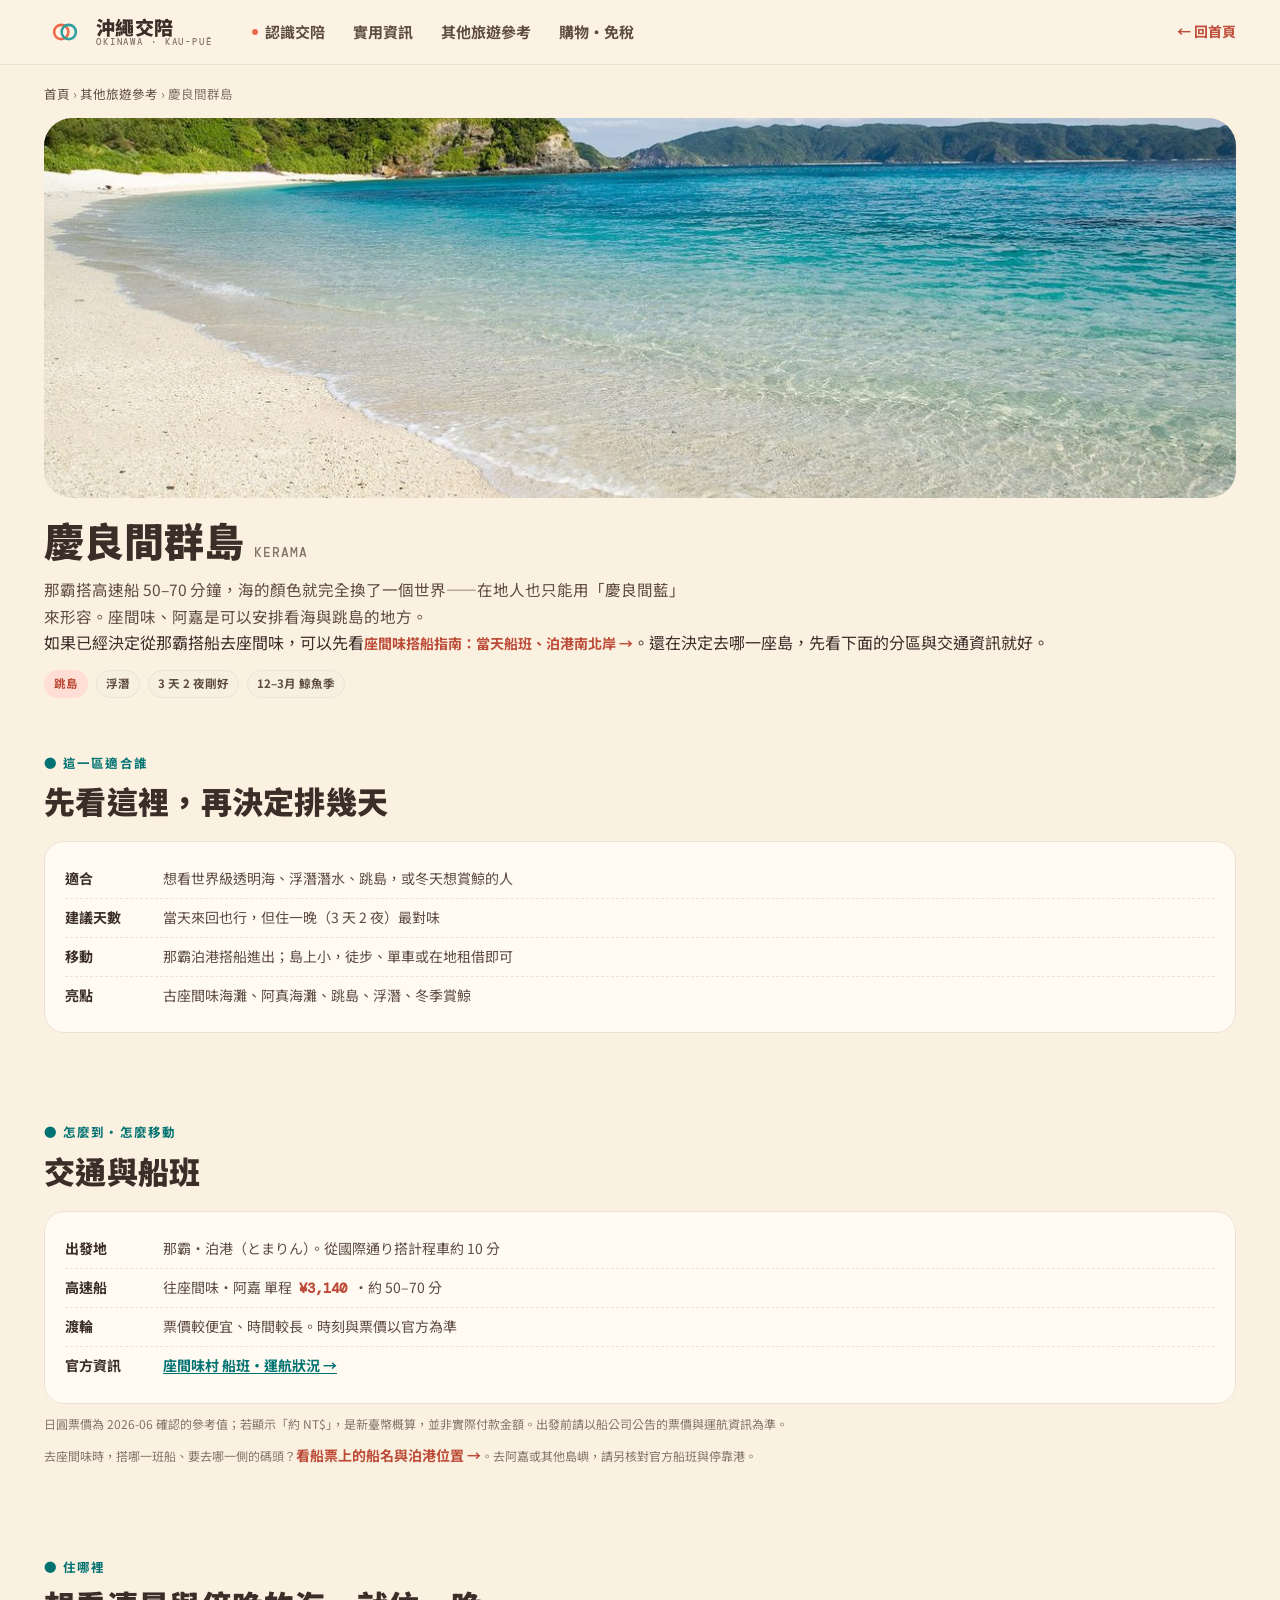
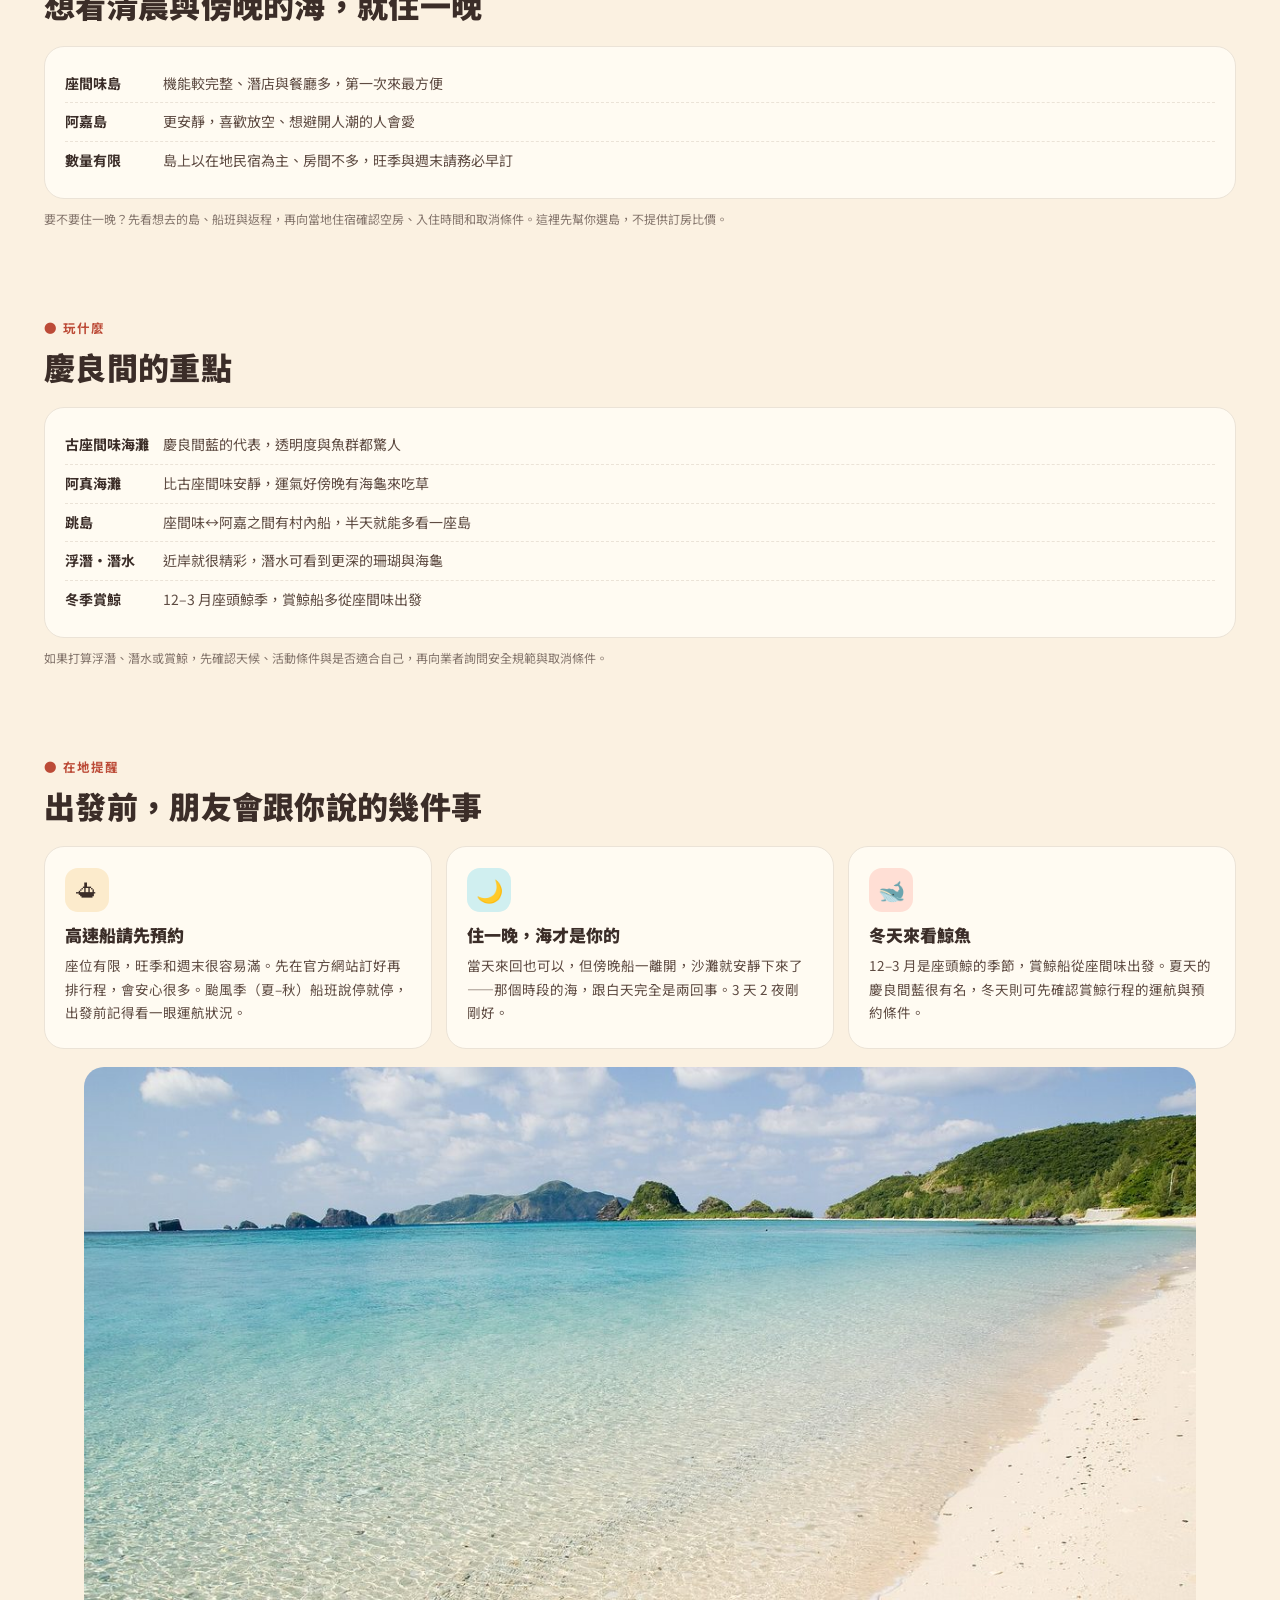
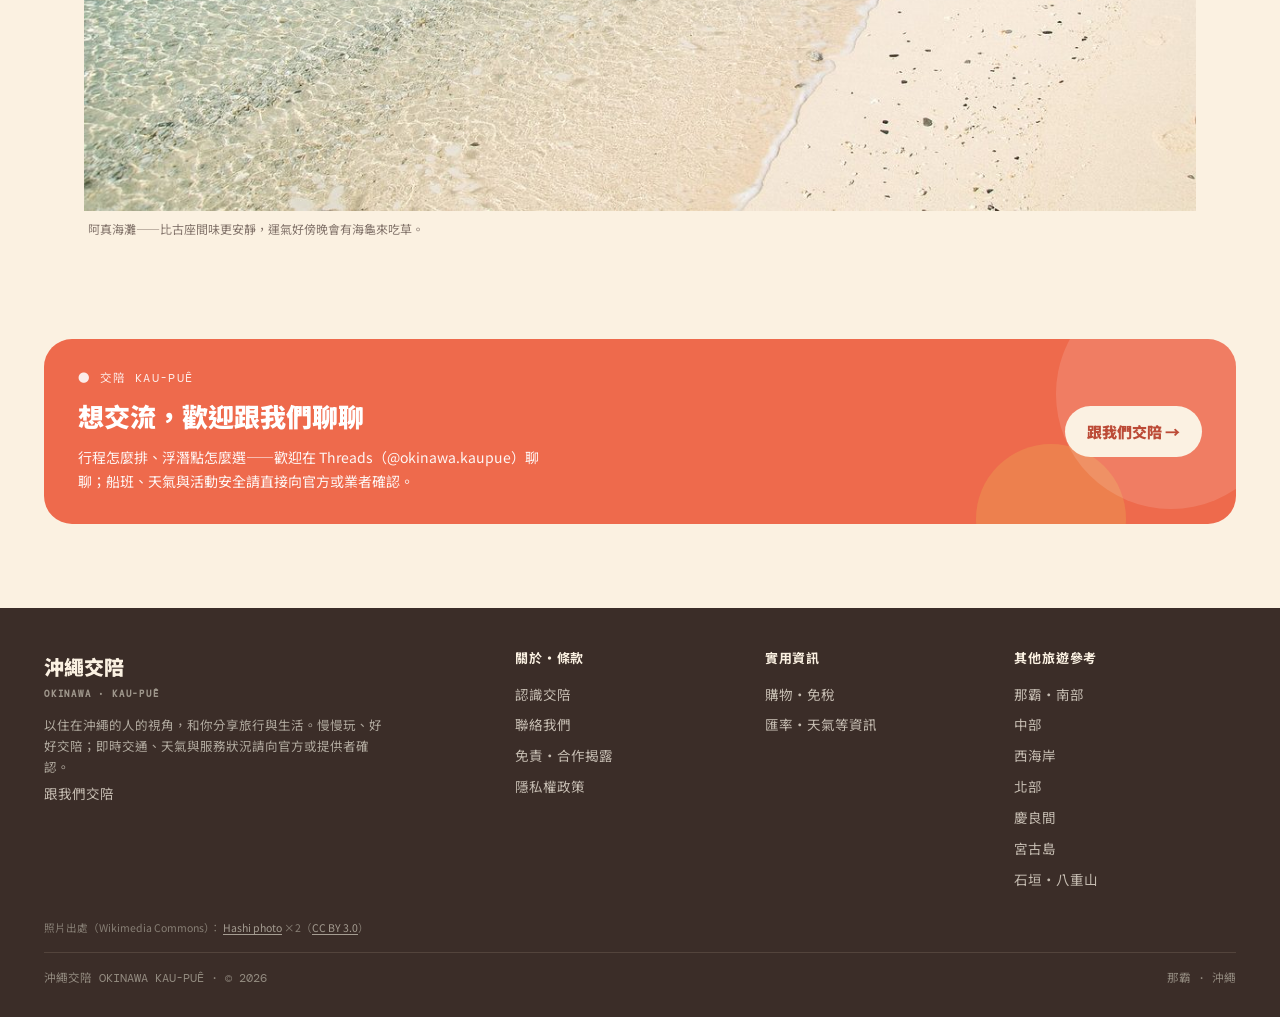
<file: kerama.html>
<!doctype html>
<html lang="zh-Hant">
<head>
<meta charset="UTF-8">
<meta name="viewport" content="width=device-width, initial-scale=1">
<title>慶良間群島 — 跳島與慶良間藍｜沖繩交陪</title>
<meta name="description" content="那霸出發高速船 50–70 分。座間味、阿嘉的「慶良間藍」、跳島走法、浮潛與冬季賞鯨、船班與在地的建議——住在沖繩的朋友整理給你。">
<meta name="theme-color" content="#FBF1E2">
<meta name="robots" content="index,follow">
<meta property="og:type" content="article">
<meta property="og:title" content="慶良間群島 — 跳島與慶良間藍｜沖繩交陪">
<meta property="og:description" content="那霸出發高速船 50–70 分。座間味、阿嘉的「慶良間藍」、跳島走法、船班與在地的建議。">
<meta property="og:url" content="https://okinawa-kaupue.com/kerama.html">
<meta property="og:image" content="https://okinawa-kaupue.com/assets/photos/kerama-furuzamami.jpg">
<meta name="twitter:card" content="summary_large_image">
<link rel="canonical" href="https://okinawa-kaupue.com/kerama.html">
<link rel="icon" type="image/svg+xml" href="brand/logo-favicon.svg">
<link rel="icon" type="image/png" sizes="32x32" href="brand/favicon-32.png">
<link rel="apple-touch-icon" href="brand/apple-touch-icon.png">
<link rel="preconnect" href="https://fonts.googleapis.com">
<link rel="preconnect" href="https://fonts.gstatic.com" crossorigin>
<link href="https://fonts.googleapis.com/css2?family=Noto+Sans+TC:wght@400..900&family=DM+Mono:wght@400;500&display=swap" rel="stylesheet">
<link rel="stylesheet" href="styles.css">
<script type="application/ld+json">
{
  "@context": "https://schema.org",
  "@graph": [
    {
      "@type": "TouristDestination",
      "name": "慶良間群島",
      "description": "那霸出發高速船 50–70 分，座間味、阿嘉的「慶良間藍」、跳島、浮潛與冬季賞鯨。",
      "url": "https://okinawa-kaupue.com/kerama.html",
      "image": "https://okinawa-kaupue.com/assets/photos/kerama-furuzamami.jpg",
      "inLanguage": "zh-Hant",
      "containedInPlace": { "@type": "AdministrativeArea", "name": "沖繩" }
    },
    {
      "@type": "BreadcrumbList",
      "itemListElement": [
        { "@type": "ListItem", "position": 1, "name": "首頁", "item": "https://okinawa-kaupue.com/" },
        { "@type": "ListItem", "position": 2, "name": "慶良間群島", "item": "https://okinawa-kaupue.com/kerama.html" }
      ]
    }
  ]
}
</script>
<!-- Cloudflare Web Analytics --><script defer src='https://static.cloudflareinsights.com/beacon.min.js' data-cf-beacon='{"token": "0079305fdcf34f88b5e65abeb7a39dbd"}'></script><!-- End Cloudflare Web Analytics -->
</head>
<body data-style="koralle">

<header class="head">
  <div class="wrap head__bar">
    <a class="brand" href="index.html">
      <img class="brand__logo" src="brand/logo-rings.svg" alt="沖繩交陪">
      <span class="brand__tx">沖繩交陪<small>OKINAWA · KAU-PUÊ</small></span>
    </a>
    <nav class="nav">
      <a href="index.html#kaupue"><span class="dot"></span>認識交陪</a>
      <a href="index.html#fresh">實用資訊</a>
      <a href="index.html#areas">其他旅遊參考</a>
      <a href="shopping.html">購物・免稅</a>
    </nav>
    <div class="head__right">
      <a class="more" href="index.html">← 回首頁</a>
    </div>
  </div>
</header>

<section class="ihero">
  <div class="wrap">
    <nav class="crumbs"><a href="index.html">首頁</a> › <a href="index.html#areas">其他旅遊參考</a> › 慶良間群島</nav>
    <div class="ihero__media shot" data-shot="照片 · 慶良間">
      <img src="assets/photos/kerama-furuzamami.jpg" alt="座間味島・古座間味海灘的慶良間藍">
    </div>
    <h1>慶良間群島 <small>KERAMA</small></h1>
    <p class="ihero__lead">那霸搭高速船 50–70 分鐘，海的顏色就完全換了一個世界——在地人也只能用「慶良間藍」來形容。座間味、阿嘉是可以安排看海與跳島的地方。</p>
    <p>如果已經決定從那霸搭船去座間味，可以先看<a class="more" href="/guide/guides/ferry.html">座間味搭船指南：當天船班、泊港南北岸 →</a>。還在決定去哪一座島，先看下面的分區與交通資訊就好。</p>
    <div class="ihero__pills"><span class="pill pill-depth">跳島</span><span class="pill">浮潛</span><span class="pill">3 天 2 夜剛好</span><span class="pill">12–3月 鯨魚季</span></div>
  </div>
</section>

<section class="sec">
  <div class="wrap">
    <div class="sec__head"><div><span class="k k-teal">● 這一區適合誰</span><h2>先看這裡，再決定排幾天</h2></div></div>
    <div class="ifacts">
      <div class="fline"><b>適合</b>想看世界級透明海、浮潛潛水、跳島，或冬天想賞鯨的人</div>
      <div class="fline"><b>建議天數</b>當天來回也行，但住一晚（3 天 2 夜）最對味</div>
      <div class="fline"><b>移動</b>那霸泊港搭船進出；島上小，徒步、單車或在地租借即可</div>
      <div class="fline"><b>亮點</b>古座間味海灘、阿真海灘、跳島、浮潛、冬季賞鯨</div>
    </div>
  </div>
</section>

<section class="sec">
  <div class="wrap">
    <div class="sec__head"><div><span class="k k-teal">● 怎麼到・怎麼移動</span><h2>交通與船班</h2></div></div>
    <div class="ifacts">
      <div class="fline"><b>出發地</b>那霸・泊港（とまりん）。從國際通り搭計程車約 10 分</div>
      <div class="fline"><b>高速船</b>往座間味・阿嘉 單程 <span data-jpy="3140">¥3,140</span>・約 50–70 分</div>
      <div class="fline"><b>渡輪</b>票價較便宜、時間較長。時刻與票價以官方為準</div>
      <div class="fline"><b>官方資訊</b><a href="https://www.vill.zamami.okinawa.jp/ship/" target="_blank" rel="noopener">座間味村 船班・運航狀況 →</a></div>
    </div>
    <p class="ifacts__note">日圓票價為 2026-06 確認的參考值；若顯示「約 NT$」，是新臺幣概算，並非實際付款金額。出發前請以船公司公告的票價與運航資訊為準。</p>
    <p class="ifacts__note">去座間味時，搭哪一班船、要去哪一側的碼頭？<a class="more" href="/guide/guides/ferry.html">看船票上的船名與泊港位置 →</a>。去阿嘉或其他島嶼，請另核對官方船班與停靠港。</p>
  </div>
</section>

<section class="sec">
  <div class="wrap">
    <div class="sec__head"><div><span class="k k-grape">● 住哪裡</span><h2>想看清晨與傍晚的海，就住一晚</h2></div></div>
    <div class="ifacts">
      <div class="fline"><b>座間味島</b>機能較完整、潛店與餐廳多，第一次來最方便</div>
      <div class="fline"><b>阿嘉島</b>更安靜，喜歡放空、想避開人潮的人會愛</div>
      <div class="fline"><b>數量有限</b>島上以在地民宿為主、房間不多，旺季與週末請務必早訂</div>
    </div>
    <p class="ifacts__note">要不要住一晚？先看想去的島、船班與返程，再向當地住宿確認空房、入住時間和取消條件。這裡先幫你選島，不提供訂房比價。</p>
  </div>
</section>

<section class="sec">
  <div class="wrap">
    <div class="sec__head"><div><span class="k k-hot">● 玩什麼</span><h2>慶良間的重點</h2></div></div>
    <div class="ifacts">
      <div class="fline"><b>古座間味海灘</b>慶良間藍的代表，透明度與魚群都驚人</div>
      <div class="fline"><b>阿真海灘</b>比古座間味安靜，運氣好傍晚有海龜來吃草</div>
      <div class="fline"><b>跳島</b>座間味↔阿嘉之間有村內船，半天就能多看一座島</div>
      <div class="fline"><b>浮潛・潛水</b>近岸就很精彩，潛水可看到更深的珊瑚與海龜</div>
      <div class="fline"><b>冬季賞鯨</b>12–3 月座頭鯨季，賞鯨船多從座間味出發</div>
    </div>
    <p class="ifacts__note">如果打算浮潛、潛水或賞鯨，先確認天候、活動條件與是否適合自己，再向業者詢問安全規範與取消條件。</p>
  </div>
</section>

<section class="sec">
  <div class="wrap">
    <div class="sec__head"><div><span class="k k-hot">● 在地提醒</span><h2>出發前，朋友會跟你說的幾件事</h2></div></div>
    <div class="kp">
      <div class="kpcard"><span class="kpcard__ic">⛴</span><h3>高速船請先預約</h3><p>座位有限，旺季和週末很容易滿。先在官方網站訂好再排行程，會安心很多。颱風季（夏–秋）船班說停就停，出發前記得看一眼運航狀況。</p></div>
      <div class="kpcard"><span class="kpcard__ic">🌙</span><h3>住一晚，海才是你的</h3><p>當天來回也可以，但傍晚船一離開，沙灘就安靜下來了——那個時段的海，跟白天完全是兩回事。3 天 2 夜剛剛好。</p></div>
      <div class="kpcard"><span class="kpcard__ic">🐋</span><h3>冬天來看鯨魚</h3><p>12–3 月是座頭鯨的季節，賞鯨船從座間味出發。夏天的慶良間藍很有名，冬天則可先確認賞鯨行程的運航與預約條件。</p></div>
    </div>
    <figure class="iphoto">
      <img src="assets/photos/zamami-ama.jpg" alt="座間味島・阿真海灘" loading="lazy">
      <figcaption>阿真海灘——比古座間味更安靜，運氣好傍晚會有海龜來吃草。</figcaption>
    </figure>
  </div>
</section>

<section class="sec">
  <div class="wrap">
    <div class="band">
      <div class="band__b">
        <div class="band__k">● 交陪 KAU-PUÊ</div>
        <div class="band__t">想交流，歡迎跟我們聊聊</div>
        <p class="band__d">行程怎麼排、浮潛點怎麼選——歡迎在 Threads（@okinawa.kaupue）聊聊；船班、天氣與活動安全請直接向官方或業者確認。</p>
      </div>
      <div class="band__cta"><a href="contact.html">跟我們交陪 →</a></div>
    </div>
  </div>
</section>

<footer class="foot">
  <div class="wrap">
    <div class="foot__grid">
      <div>
        <div class="foot__brand">沖繩交陪<small>OKINAWA · KAU-PUÊ</small></div>
        <p class="foot__note">以住在沖繩的人的視角，和你分享旅行與生活。慢慢玩、好好交陪；即時交通、天氣與服務狀況請向官方或提供者確認。</p>
        <a href="index.html#kaupue">跟我們交陪</a>
      </div>
      <div>
        <h4>關於・條款</h4>
        <a href="about.html">認識交陪</a><a href="contact.html">聯絡我們</a><a href="disclosure.html">免責・合作揭露</a><a href="privacy.html">隱私權政策</a>
      </div>
      <div>
        <h4>實用資訊</h4>
        <a href="shopping.html">購物・免稅</a><a href="index.html#fresh">匯率・天氣等資訊</a>
      </div>
      <div>
        <h4>其他旅遊參考</h4>
        <a href="naha.html">那霸・南部</a><a href="chubu.html">中部</a><a href="onna.html">西海岸</a><a href="hokubu.html">北部</a><a href="kerama.html">慶良間</a><a href="miyako.html">宮古島</a><a href="ishigaki.html">石垣・八重山</a>
      </div>
    </div>
    <p class="foot__credits">照片出處（Wikimedia Commons）：
      <a href="https://commons.wikimedia.org/wiki/File:Furuzamami_beach_Okinawa_Zamami.jpg" target="_blank" rel="noopener">Hashi photo</a> ×2（<a href="https://creativecommons.org/licenses/by/3.0/deed.zh_TW" target="_blank" rel="noopener">CC BY 3.0</a>）
    </p>
    <div class="foot__bottom">
      <span>沖繩交陪 OKINAWA KAU-PUÊ · © 2026</span>
      <span>那霸 · 沖繩</span>
    </div>
  </div>
</footer>

</body></html>
</file>
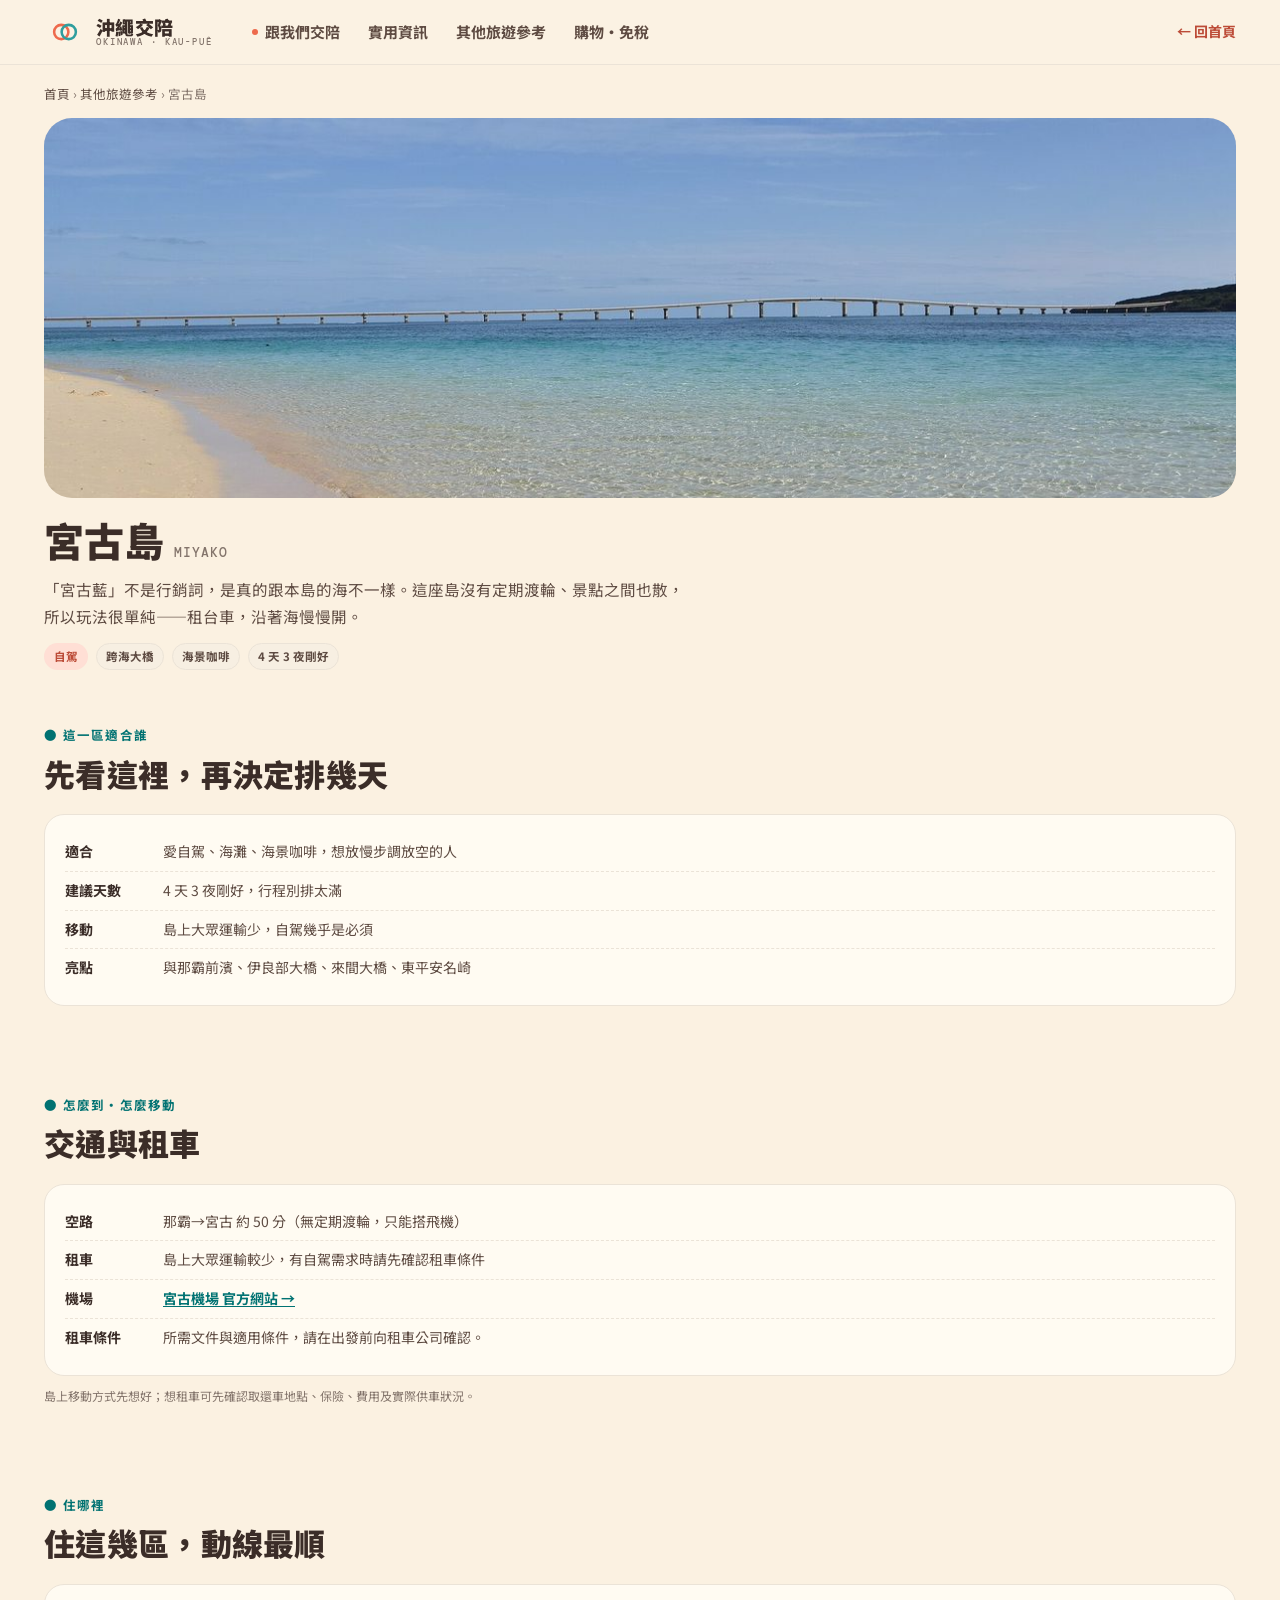
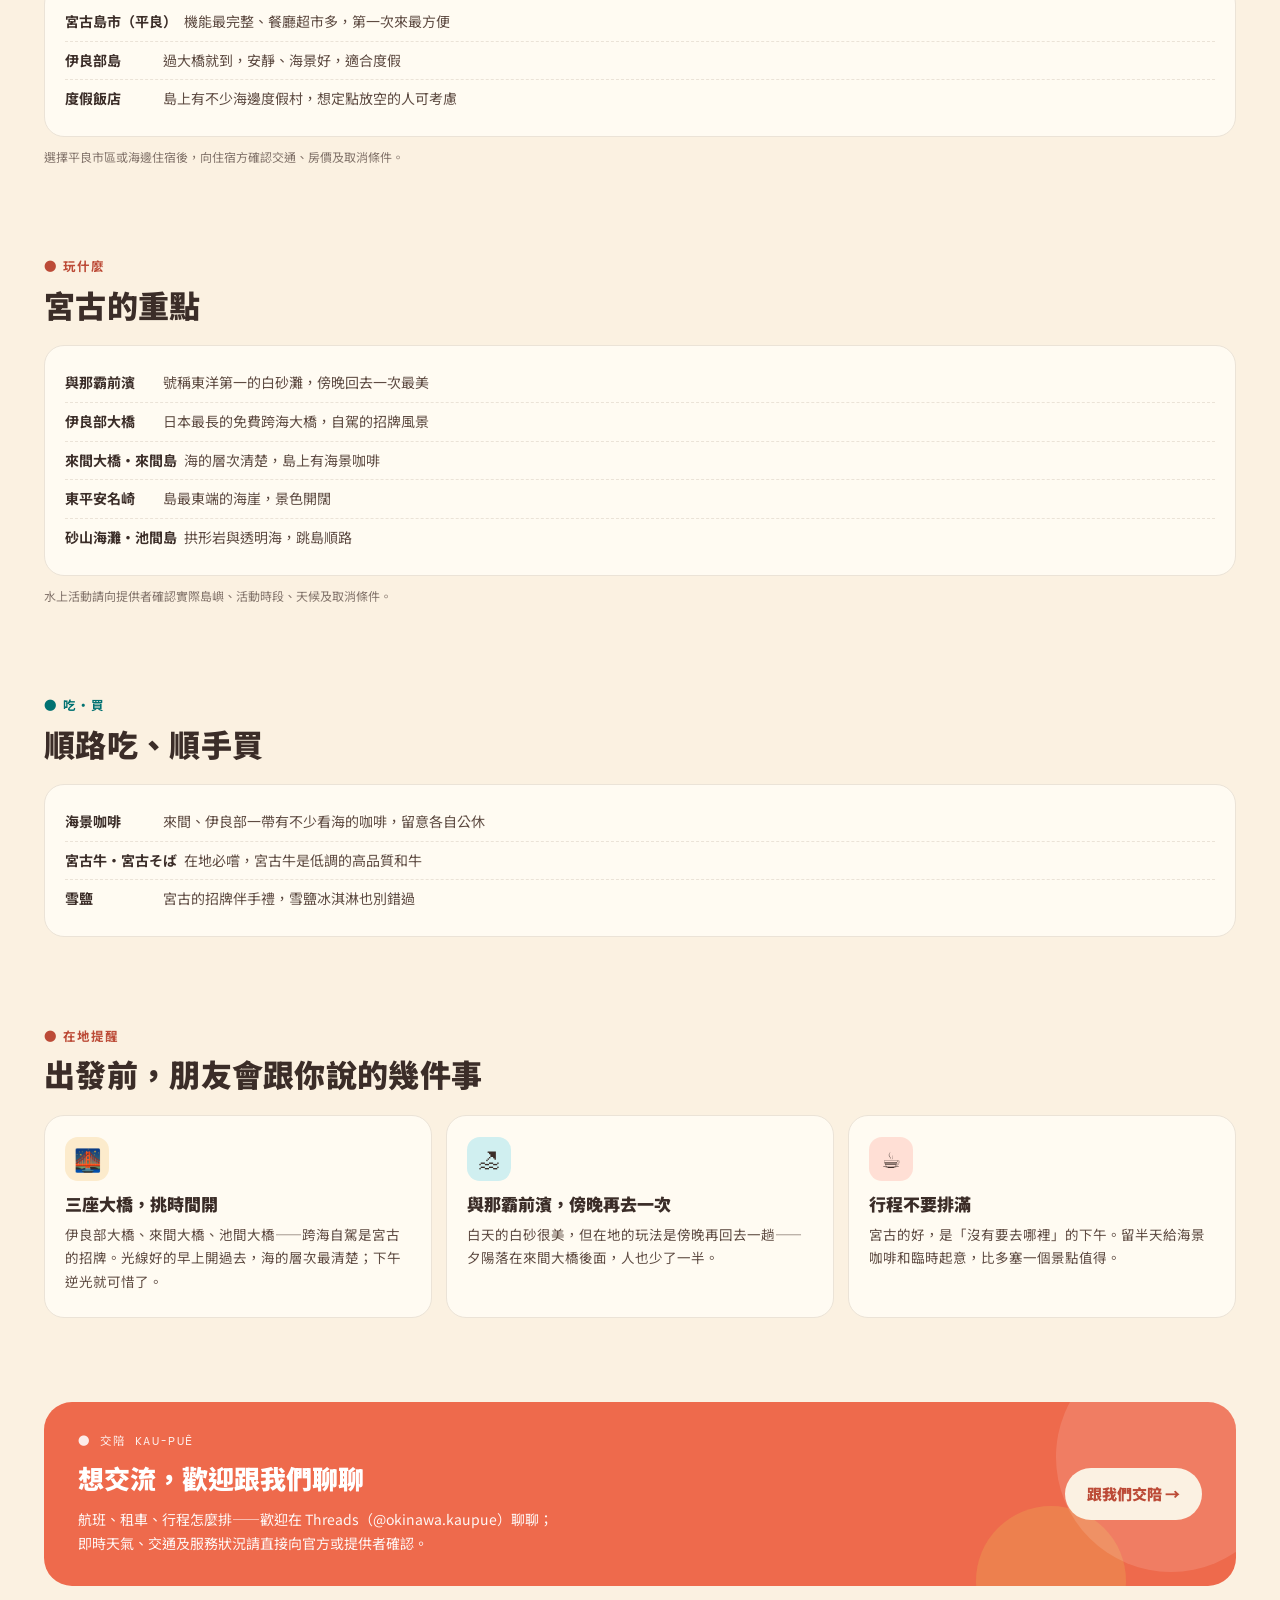
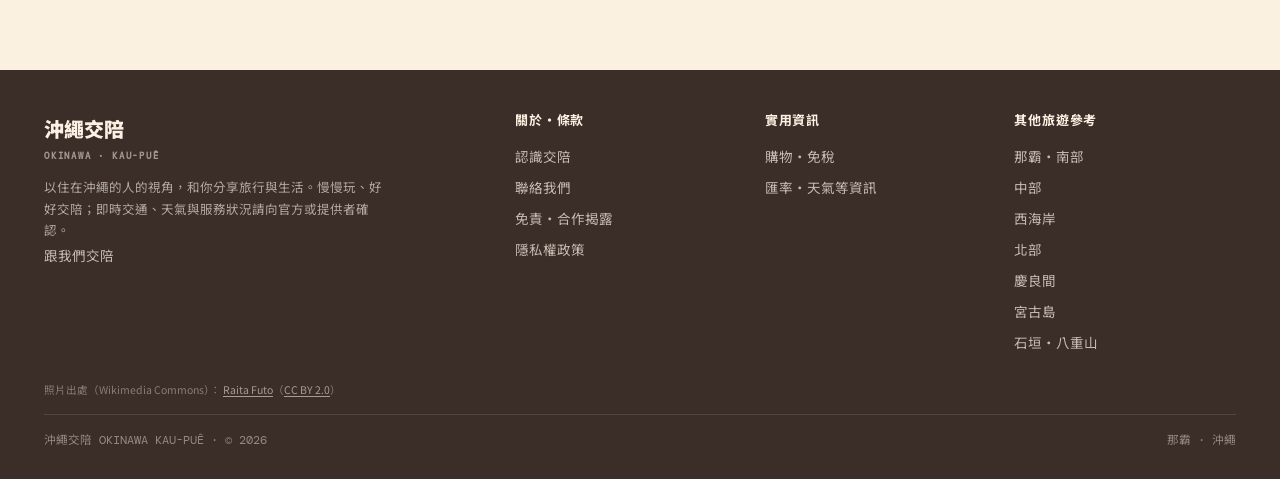
<file: miyako.html>
<!doctype html>
<html lang="zh-Hant">
<head>
<meta charset="UTF-8">
<meta name="viewport" content="width=device-width, initial-scale=1">
<title>宮古島 — 自駕、大橋與海景咖啡｜沖繩交陪</title>
<meta name="description" content="那霸空路約 50 分。與那霸前濱的白砂、跨海大橋的自駕、海景咖啡——怎麼到、住哪裡、玩什麼、租車與體驗，住在沖繩的朋友一頁整理給你。">
<meta name="theme-color" content="#FBF1E2">
<meta name="robots" content="index,follow">
<meta property="og:type" content="article">
<meta property="og:title" content="宮古島 — 自駕、大橋與海景咖啡｜沖繩交陪">
<meta property="og:description" content="那霸空路約 50 分。與那霸前濱的白砂、跨海大橋的自駕、海景咖啡。">
<meta property="og:url" content="https://okinawa-kaupue.com/miyako.html">
<meta property="og:image" content="https://okinawa-kaupue.com/assets/photos/miyako-yonaha.jpg">
<meta name="twitter:card" content="summary_large_image">
<link rel="canonical" href="https://okinawa-kaupue.com/miyako.html">
<link rel="icon" type="image/svg+xml" href="brand/logo-favicon.svg">
<link rel="icon" type="image/png" sizes="32x32" href="brand/favicon-32.png">
<link rel="apple-touch-icon" href="brand/apple-touch-icon.png">
<link rel="preconnect" href="https://fonts.googleapis.com">
<link rel="preconnect" href="https://fonts.gstatic.com" crossorigin>
<link href="https://fonts.googleapis.com/css2?family=Noto+Sans+TC:wght@400..900&family=DM+Mono:wght@400;500&display=swap" rel="stylesheet">
<link rel="stylesheet" href="styles.css">
<script type="application/ld+json">
{
  "@context": "https://schema.org",
  "@graph": [
    {
      "@type": "TouristDestination",
      "name": "宮古島",
      "description": "那霸空路約 50 分，跨海大橋自駕、與那霸前濱的白砂與海景咖啡。",
      "url": "https://okinawa-kaupue.com/miyako.html",
      "image": "https://okinawa-kaupue.com/assets/photos/miyako-yonaha.jpg",
      "inLanguage": "zh-Hant",
      "containedInPlace": { "@type": "AdministrativeArea", "name": "沖繩" }
    },
    {
      "@type": "BreadcrumbList",
      "itemListElement": [
        { "@type": "ListItem", "position": 1, "name": "首頁", "item": "https://okinawa-kaupue.com/" },
        { "@type": "ListItem", "position": 2, "name": "宮古島", "item": "https://okinawa-kaupue.com/miyako.html" }
      ]
    }
  ]
}
</script>
<!-- Cloudflare Web Analytics --><script defer src='https://static.cloudflareinsights.com/beacon.min.js' data-cf-beacon='{"token": "0079305fdcf34f88b5e65abeb7a39dbd"}'></script><!-- End Cloudflare Web Analytics -->
</head>
<body data-style="koralle">

<header class="head">
  <div class="wrap head__bar">
    <a class="brand" href="index.html">
      <img class="brand__logo" src="brand/logo-rings.svg" alt="沖繩交陪">
      <span class="brand__tx">沖繩交陪<small>OKINAWA · KAU-PUÊ</small></span>
    </a>
    <nav class="nav">
      <a href="contact.html"><span class="dot"></span>跟我們交陪</a>
      <a href="index.html#fresh">實用資訊</a>
      <a href="index.html#areas">其他旅遊參考</a>
      <a href="shopping.html">購物・免稅</a>
    </nav>
    <div class="head__right">
      <a class="more" href="index.html">← 回首頁</a>
    </div>
  </div>
</header>

<section class="ihero">
  <div class="wrap">
    <nav class="crumbs"><a href="index.html">首頁</a> › <a href="index.html#areas">其他旅遊參考</a> › 宮古島</nav>
    <div class="ihero__media shot" data-shot="照片 · 宮古島">
      <img src="assets/photos/miyako-yonaha.jpg" alt="宮古島・與那霸前濱海灘與來間大橋">
    </div>
    <h1>宮古島 <small>MIYAKO</small></h1>
    <p class="ihero__lead">「宮古藍」不是行銷詞，是真的跟本島的海不一樣。這座島沒有定期渡輪、景點之間也散，所以玩法很單純——租台車，沿著海慢慢開。</p>
    <div class="ihero__pills"><span class="pill pill-depth">自駕</span><span class="pill">跨海大橋</span><span class="pill">海景咖啡</span><span class="pill">4 天 3 夜剛好</span></div>
  </div>
</section>

<section class="sec">
  <div class="wrap">
    <div class="sec__head"><div><span class="k k-teal">● 這一區適合誰</span><h2>先看這裡，再決定排幾天</h2></div></div>
    <div class="ifacts">
      <div class="fline"><b>適合</b>愛自駕、海灘、海景咖啡，想放慢步調放空的人</div>
      <div class="fline"><b>建議天數</b>4 天 3 夜剛好，行程別排太滿</div>
      <div class="fline"><b>移動</b>島上大眾運輸少，自駕幾乎是必須</div>
      <div class="fline"><b>亮點</b>與那霸前濱、伊良部大橋、來間大橋、東平安名崎</div>
    </div>
  </div>
</section>

<section class="sec">
  <div class="wrap">
    <div class="sec__head"><div><span class="k k-teal">● 怎麼到・怎麼移動</span><h2>交通與租車</h2></div></div>
    <div class="ifacts">
      <div class="fline"><b>空路</b>那霸→宮古 約 50 分（無定期渡輪，只能搭飛機）</div>
      <div class="fline"><b>租車</b>島上大眾運輸較少，有自駕需求時請先確認租車條件</div>
      <div class="fline"><b>機場</b><a href="https://miyakoap.co.jp/" target="_blank" rel="noopener">宮古機場 官方網站 →</a></div>
      <div class="fline"><b>租車條件</b>所需文件與適用條件，請在出發前向租車公司確認。</div>
    </div>
    <p class="ifacts__note">島上移動方式先想好；想租車可先確認取還車地點、保險、費用及實際供車狀況。</p>
  </div>
</section>

<section class="sec">
  <div class="wrap">
    <div class="sec__head"><div><span class="k k-grape">● 住哪裡</span><h2>住這幾區，動線最順</h2></div></div>
    <div class="ifacts">
      <div class="fline"><b>宮古島市（平良）</b>機能最完整、餐廳超市多，第一次來最方便</div>
      <div class="fline"><b>伊良部島</b>過大橋就到，安靜、海景好，適合度假</div>
      <div class="fline"><b>度假飯店</b>島上有不少海邊度假村，想定點放空的人可考慮</div>
    </div>
    <p class="ifacts__note">選擇平良市區或海邊住宿後，向住宿方確認交通、房價及取消條件。</p>
  </div>
</section>

<section class="sec">
  <div class="wrap">
    <div class="sec__head"><div><span class="k k-hot">● 玩什麼</span><h2>宮古的重點</h2></div></div>
    <div class="ifacts">
      <div class="fline"><b>與那霸前濱</b>號稱東洋第一的白砂灘，傍晚回去一次最美</div>
      <div class="fline"><b>伊良部大橋</b>日本最長的免費跨海大橋，自駕的招牌風景</div>
      <div class="fline"><b>來間大橋・來間島</b>海的層次清楚，島上有海景咖啡</div>
      <div class="fline"><b>東平安名崎</b>島最東端的海崖，景色開闊</div>
      <div class="fline"><b>砂山海灘・池間島</b>拱形岩與透明海，跳島順路</div>
    </div>
    <p class="ifacts__note">水上活動請向提供者確認實際島嶼、活動時段、天候及取消條件。</p>
  </div>
</section>

<section class="sec">
  <div class="wrap">
    <div class="sec__head"><div><span class="k k-ok">● 吃・買</span><h2>順路吃、順手買</h2></div></div>
    <div class="ifacts">
      <div class="fline"><b>海景咖啡</b>來間、伊良部一帶有不少看海的咖啡，留意各自公休</div>
      <div class="fline"><b>宮古牛・宮古そば</b>在地必嚐，宮古牛是低調的高品質和牛</div>
      <div class="fline"><b>雪鹽</b>宮古的招牌伴手禮，雪鹽冰淇淋也別錯過</div>
    </div>
  </div>
</section>

<section class="sec">
  <div class="wrap">
    <div class="sec__head"><div><span class="k k-hot">● 在地提醒</span><h2>出發前，朋友會跟你說的幾件事</h2></div></div>
    <div class="kp">
      <div class="kpcard"><span class="kpcard__ic">🌉</span><h3>三座大橋，挑時間開</h3><p>伊良部大橋、來間大橋、池間大橋——跨海自駕是宮古的招牌。光線好的早上開過去，海的層次最清楚；下午逆光就可惜了。</p></div>
      <div class="kpcard"><span class="kpcard__ic">🏖</span><h3>與那霸前濱，傍晚再去一次</h3><p>白天的白砂很美，但在地的玩法是傍晚再回去一趟——夕陽落在來間大橋後面，人也少了一半。</p></div>
      <div class="kpcard"><span class="kpcard__ic">☕</span><h3>行程不要排滿</h3><p>宮古的好，是「沒有要去哪裡」的下午。留半天給海景咖啡和臨時起意，比多塞一個景點值得。</p></div>
    </div>
  </div>
</section>

<section class="sec">
  <div class="wrap">
    <div class="band">
      <div class="band__b">
        <div class="band__k">● 交陪 KAU-PUÊ</div>
        <div class="band__t">想交流，歡迎跟我們聊聊</div>
        <p class="band__d">航班、租車、行程怎麼排——歡迎在 Threads（@okinawa.kaupue）聊聊；即時天氣、交通及服務狀況請直接向官方或提供者確認。</p>
      </div>
      <div class="band__cta"><a href="contact.html">跟我們交陪 →</a></div>
    </div>
  </div>
</section>

<footer class="foot">
  <div class="wrap">
    <div class="foot__grid">
      <div>
        <div class="foot__brand">沖繩交陪<small>OKINAWA · KAU-PUÊ</small></div>
        <p class="foot__note">以住在沖繩的人的視角，和你分享旅行與生活。慢慢玩、好好交陪；即時交通、天氣與服務狀況請向官方或提供者確認。</p>
        <a href="contact.html">跟我們交陪</a>
      </div>
      <div>
        <h4>關於・條款</h4>
        <a href="about.html">認識交陪</a><a href="contact.html">聯絡我們</a><a href="disclosure.html">免責・合作揭露</a><a href="privacy.html">隱私權政策</a>
      </div>
      <div>
        <h4>實用資訊</h4>
        <a href="shopping.html">購物・免稅</a><a href="index.html#fresh">匯率・天氣等資訊</a>
      </div>
      <div>
        <h4>其他旅遊參考</h4>
        <a href="naha.html">那霸・南部</a><a href="chubu.html">中部</a><a href="onna.html">西海岸</a><a href="hokubu.html">北部</a><a href="kerama.html">慶良間</a><a href="miyako.html">宮古島</a><a href="ishigaki.html">石垣・八重山</a>
      </div>
    </div>
    <p class="foot__credits">照片出處（Wikimedia Commons）：
      <a href="https://commons.wikimedia.org/wiki/File:Miyako%27s_best_beach_(51924567535).jpg" target="_blank" rel="noopener">Raita Futo</a>（<a href="https://creativecommons.org/licenses/by/2.0/deed.zh_TW" target="_blank" rel="noopener">CC BY 2.0</a>）
    </p>
    <div class="foot__bottom">
      <span>沖繩交陪 OKINAWA KAU-PUÊ · © 2026</span>
      <span>那霸 · 沖繩</span>
    </div>
  </div>
</footer>

</body></html>
</file>
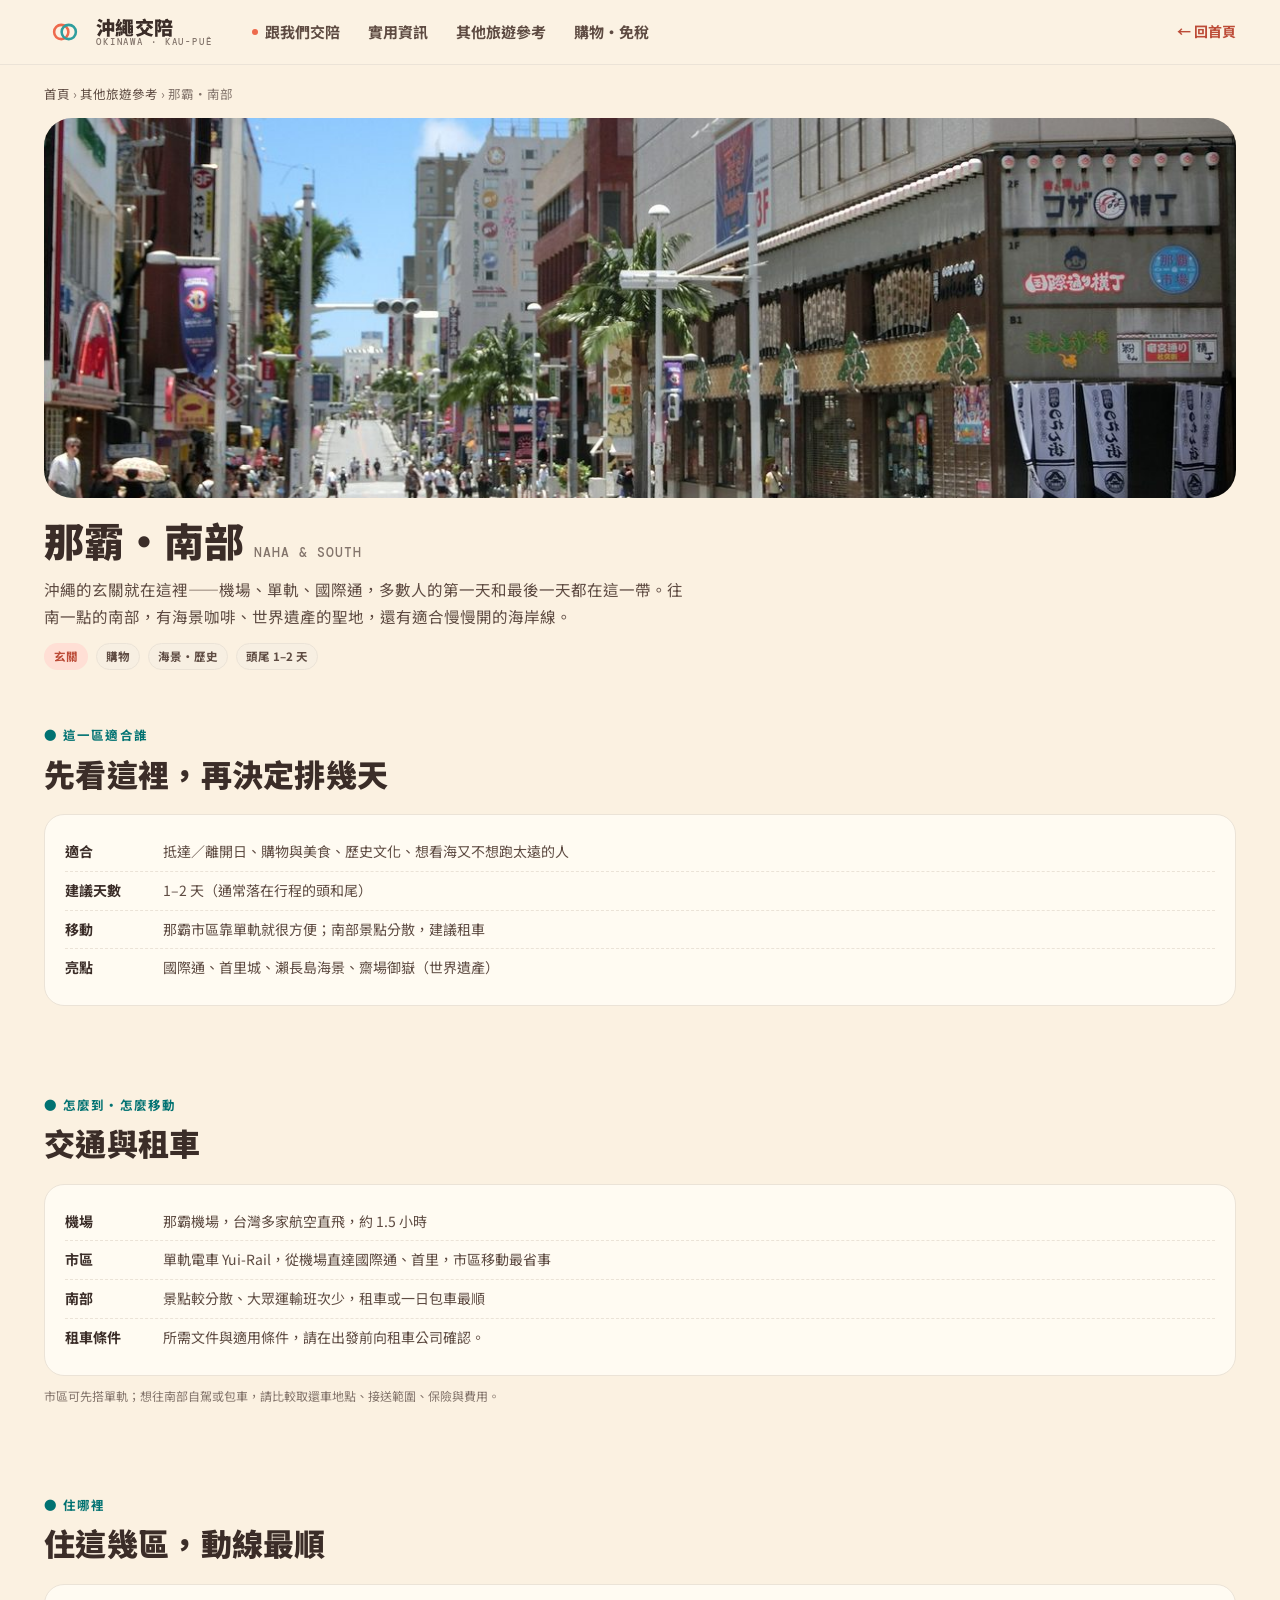
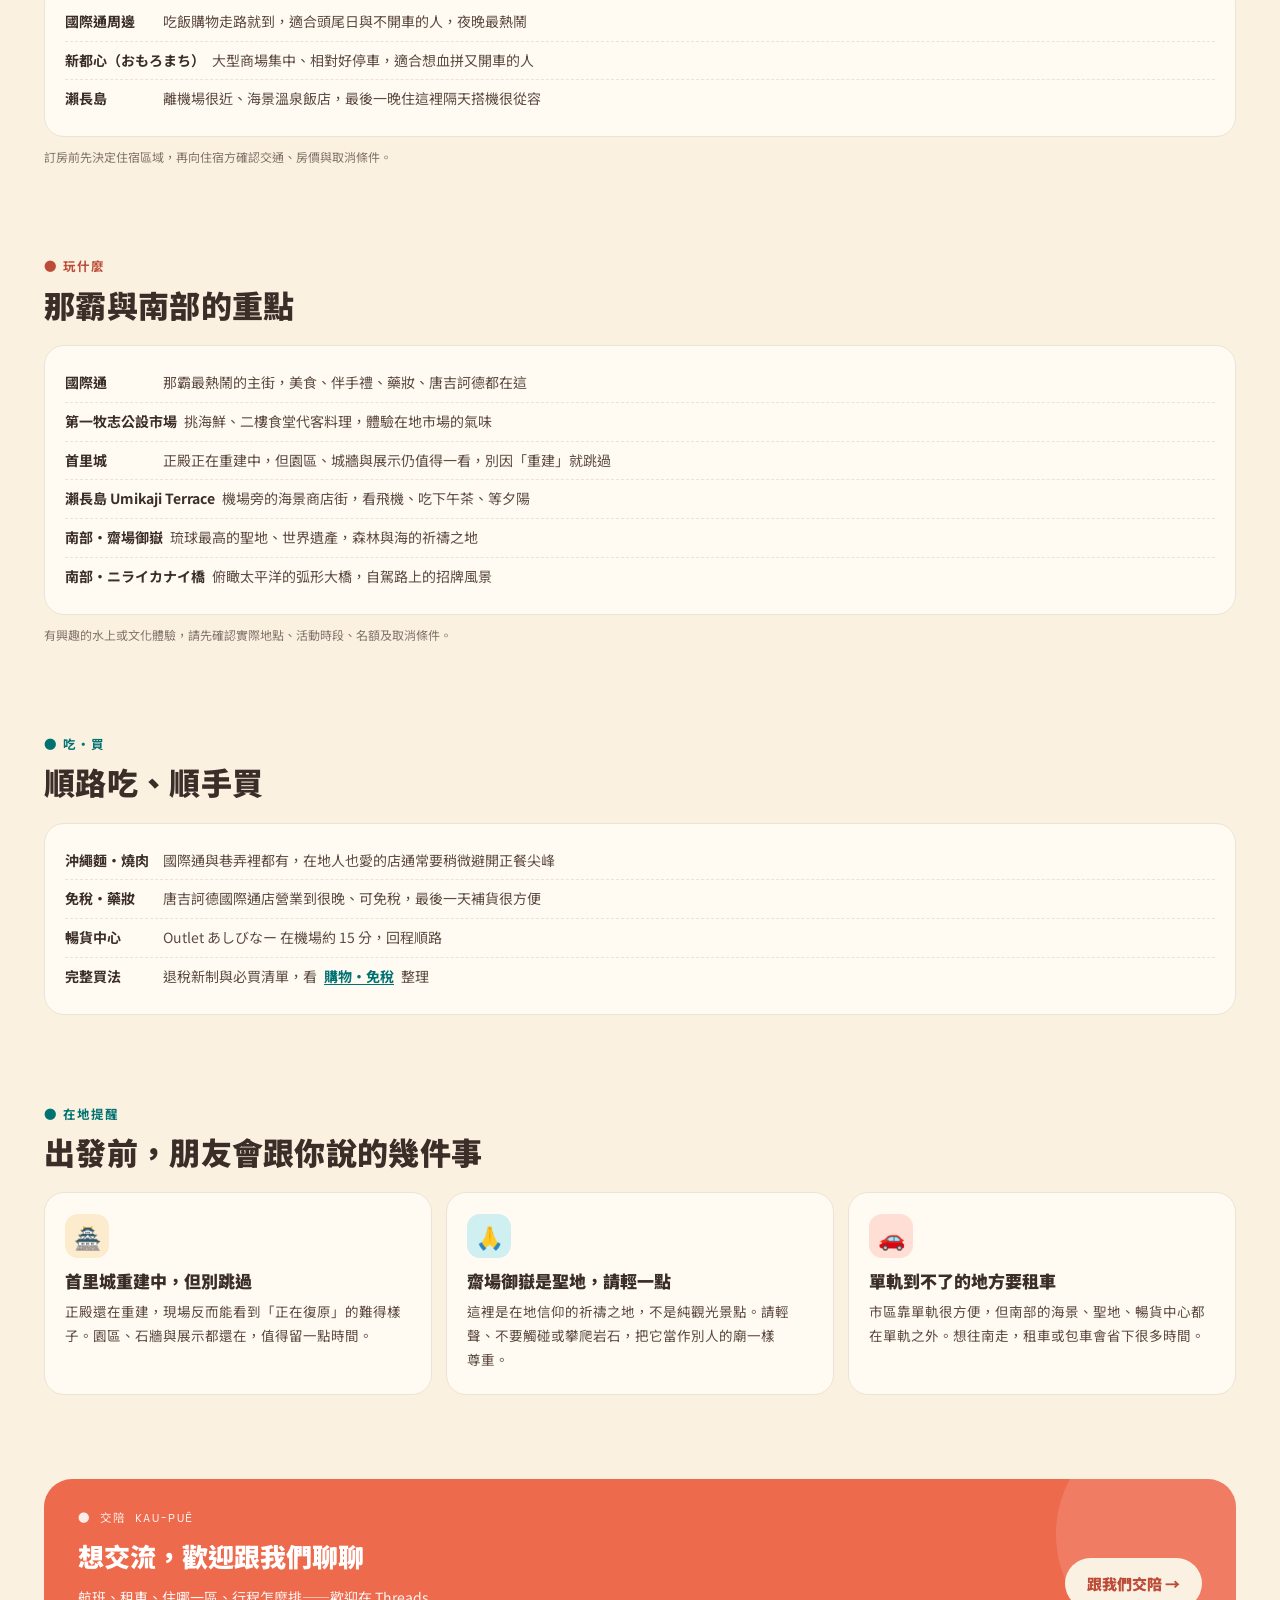
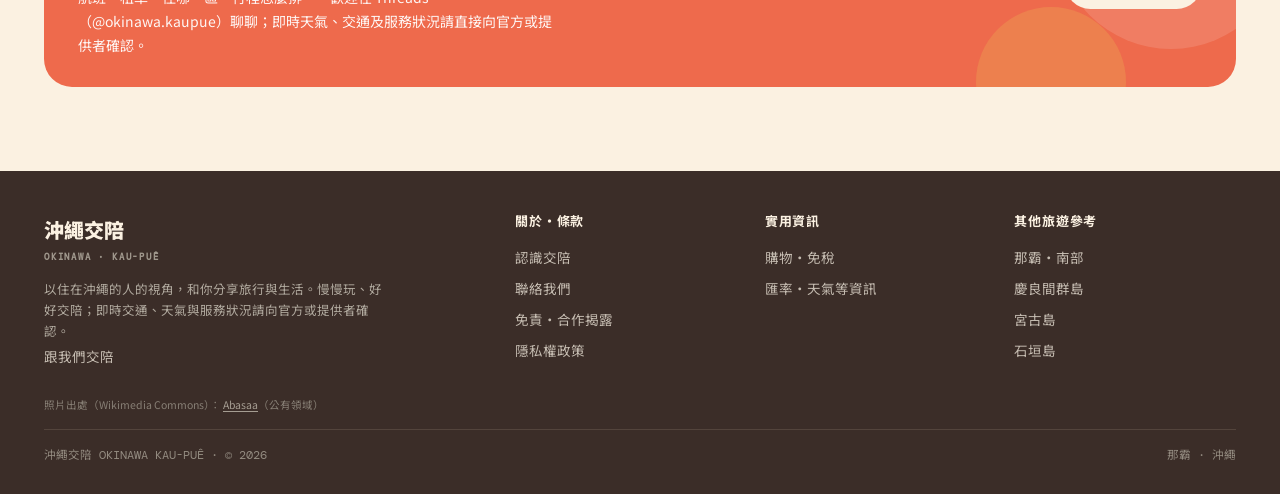
<file: naha.html>
<!doctype html>
<html lang="zh-Hant">
<head>
<meta charset="UTF-8">
<meta name="viewport" content="width=device-width, initial-scale=1">
<title>那霸・南部 — 沖繩的玄關，頭尾兩天這樣玩｜沖繩交陪</title>
<meta name="description" content="那霸是沖繩的玄關：機場、單軌、國際通都在這。往南的南部有海景、聖地與歷史。怎麼到、住哪裡、怎麼移動、玩什麼——住在沖繩的朋友一頁整理給你。">
<meta name="theme-color" content="#FBF1E2">
<meta name="robots" content="index,follow">
<meta property="og:type" content="article">
<meta property="og:title" content="那霸・南部 — 沖繩的玄關，頭尾兩天這樣玩｜沖繩交陪">
<meta property="og:description" content="機場、單軌、國際通都在這。怎麼到、住哪裡、怎麼移動、玩什麼，一頁整理給你。">
<meta property="og:url" content="https://okinawa-kaupue.com/naha.html">
<meta property="og:image" content="https://okinawa-kaupue.com/assets/photos/naha-kokusaidori.jpg">
<meta name="twitter:card" content="summary_large_image">
<link rel="canonical" href="https://okinawa-kaupue.com/naha.html">
<link rel="icon" type="image/svg+xml" href="brand/logo-favicon.svg">
<link rel="icon" type="image/png" sizes="32x32" href="brand/favicon-32.png">
<link rel="apple-touch-icon" href="brand/apple-touch-icon.png">
<link rel="preconnect" href="https://fonts.googleapis.com">
<link rel="preconnect" href="https://fonts.gstatic.com" crossorigin>
<link href="https://fonts.googleapis.com/css2?family=Noto+Sans+TC:wght@400..900&family=DM+Mono:wght@400;500&display=swap" rel="stylesheet">
<link rel="stylesheet" href="styles.css">
<script type="application/ld+json">
{
  "@context": "https://schema.org",
  "@graph": [
    {
      "@type": "TouristDestination",
      "name": "那霸・南部",
      "description": "沖繩的玄關，機場、單軌與國際通所在；南部有海景咖啡、世界遺產聖地與歷史景點。",
      "url": "https://okinawa-kaupue.com/naha.html",
      "image": "https://okinawa-kaupue.com/assets/photos/naha-kokusaidori.jpg",
      "inLanguage": "zh-Hant",
      "containedInPlace": { "@type": "AdministrativeArea", "name": "沖繩" }
    },
    {
      "@type": "BreadcrumbList",
      "itemListElement": [
        { "@type": "ListItem", "position": 1, "name": "首頁", "item": "https://okinawa-kaupue.com/" },
        { "@type": "ListItem", "position": 2, "name": "那霸・南部", "item": "https://okinawa-kaupue.com/naha.html" }
      ]
    }
  ]
}
</script>
<!-- Cloudflare Web Analytics --><script defer src='https://static.cloudflareinsights.com/beacon.min.js' data-cf-beacon='{"token": "0079305fdcf34f88b5e65abeb7a39dbd"}'></script><!-- End Cloudflare Web Analytics -->
</head>
<body data-style="koralle">

<header class="head">
  <div class="wrap head__bar">
    <a class="brand" href="index.html">
      <img class="brand__logo" src="brand/logo-rings.svg" alt="沖繩交陪">
      <span class="brand__tx">沖繩交陪<small>OKINAWA · KAU-PUÊ</small></span>
    </a>
    <nav class="nav">
      <a href="contact.html"><span class="dot"></span>跟我們交陪</a>
      <a href="index.html#fresh">實用資訊</a>
      <a href="index.html#areas">其他旅遊參考</a>
      <a href="shopping.html">購物・免稅</a>
    </nav>
    <div class="head__right">
      <a class="more" href="index.html">← 回首頁</a>
    </div>
  </div>
</header>

<section class="ihero">
  <div class="wrap">
    <nav class="crumbs"><a href="index.html">首頁</a> › <a href="index.html#areas">其他旅遊參考</a> › 那霸・南部</nav>
    <div class="ihero__media shot" data-shot="照片 · 國際通り">
      <img src="assets/photos/naha-kokusaidori.jpg" alt="那霸・國際通り">
    </div>
    <h1>那霸・南部 <small>NAHA &amp; SOUTH</small></h1>
    <p class="ihero__lead">沖繩的玄關就在這裡——機場、單軌、國際通，多數人的第一天和最後一天都在這一帶。往南一點的南部，有海景咖啡、世界遺產的聖地，還有適合慢慢開的海岸線。</p>
    <div class="ihero__pills"><span class="pill pill-depth">玄關</span><span class="pill">購物</span><span class="pill">海景・歷史</span><span class="pill">頭尾 1–2 天</span></div>
  </div>
</section>

<section class="sec">
  <div class="wrap">
    <div class="sec__head">
      <div>
        <span class="k k-teal">● 這一區適合誰</span>
        <h2>先看這裡，再決定排幾天</h2>
      </div>
    </div>
    <div class="ifacts">
      <div class="fline"><b>適合</b>抵達／離開日、購物與美食、歷史文化、想看海又不想跑太遠的人</div>
      <div class="fline"><b>建議天數</b>1–2 天（通常落在行程的頭和尾）</div>
      <div class="fline"><b>移動</b>那霸市區靠單軌就很方便；南部景點分散，建議租車</div>
      <div class="fline"><b>亮點</b>國際通、首里城、瀨長島海景、齋場御嶽（世界遺產）</div>
    </div>
  </div>
</section>

<section class="sec">
  <div class="wrap">
    <div class="sec__head">
      <div>
        <span class="k k-teal">● 怎麼到・怎麼移動</span>
        <h2>交通與租車</h2>
      </div>
    </div>
    <div class="ifacts">
      <div class="fline"><b>機場</b>那霸機場，台灣多家航空直飛，約 1.5 小時</div>
      <div class="fline"><b>市區</b>單軌電車 Yui-Rail，從機場直達國際通、首里，市區移動最省事</div>
      <div class="fline"><b>南部</b>景點較分散、大眾運輸班次少，租車或一日包車最順</div>
      <div class="fline"><b>租車條件</b>所需文件與適用條件，請在出發前向租車公司確認。</div>
    </div>
    <p class="ifacts__note">市區可先搭單軌；想往南部自駕或包車，請比較取還車地點、接送範圍、保險與費用。</p>
  </div>
</section>

<section class="sec">
  <div class="wrap">
    <div class="sec__head">
      <div>
        <span class="k k-grape">● 住哪裡</span>
        <h2>住這幾區，動線最順</h2>
      </div>
    </div>
    <div class="ifacts">
      <div class="fline"><b>國際通周邊</b>吃飯購物走路就到，適合頭尾日與不開車的人，夜晚最熱鬧</div>
      <div class="fline"><b>新都心（おもろまち）</b>大型商場集中、相對好停車，適合想血拼又開車的人</div>
      <div class="fline"><b>瀨長島</b>離機場很近、海景溫泉飯店，最後一晚住這裡隔天搭機很從容</div>
    </div>
    <p class="ifacts__note">訂房前先決定住宿區域，再向住宿方確認交通、房價與取消條件。</p>
  </div>
</section>

<section class="sec">
  <div class="wrap">
    <div class="sec__head">
      <div>
        <span class="k k-hot">● 玩什麼</span>
        <h2>那霸與南部的重點</h2>
      </div>
    </div>
    <div class="ifacts">
      <div class="fline"><b>國際通</b>那霸最熱鬧的主街，美食、伴手禮、藥妝、唐吉訶德都在這</div>
      <div class="fline"><b>第一牧志公設市場</b>挑海鮮、二樓食堂代客料理，體驗在地市場的氣味</div>
      <div class="fline"><b>首里城</b>正殿正在重建中，但園區、城牆與展示仍值得一看，別因「重建」就跳過</div>
      <div class="fline"><b>瀨長島 Umikaji Terrace</b>機場旁的海景商店街，看飛機、吃下午茶、等夕陽</div>
      <div class="fline"><b>南部・齋場御嶽</b>琉球最高的聖地、世界遺產，森林與海的祈禱之地</div>
      <div class="fline"><b>南部・ニライカナイ橋</b>俯瞰太平洋的弧形大橋，自駕路上的招牌風景</div>
    </div>
    <p class="ifacts__note">有興趣的水上或文化體驗，請先確認實際地點、活動時段、名額及取消條件。</p>
  </div>
</section>

<section class="sec">
  <div class="wrap">
    <div class="sec__head">
      <div>
        <span class="k k-ok">● 吃・買</span>
        <h2>順路吃、順手買</h2>
      </div>
    </div>
    <div class="ifacts">
      <div class="fline"><b>沖繩麵・燒肉</b>國際通與巷弄裡都有，在地人也愛的店通常要稍微避開正餐尖峰</div>
      <div class="fline"><b>免稅・藥妝</b>唐吉訶德國際通店營業到很晚、可免稅，最後一天補貨很方便</div>
      <div class="fline"><b>暢貨中心</b>Outlet あしびなー 在機場約 15 分，回程順路</div>
      <div class="fline"><b>完整買法</b>退稅新制與必買清單，看<a href="shopping.html">購物・免稅</a>整理</div>
    </div>
  </div>
</section>

<section class="sec">
  <div class="wrap">
    <div class="sec__head">
      <div>
        <span class="k k-teal">● 在地提醒</span>
        <h2>出發前，朋友會跟你說的幾件事</h2>
      </div>
    </div>
    <div class="kp">
      <div class="kpcard">
        <span class="kpcard__ic">🏯</span>
        <h3>首里城重建中，但別跳過</h3>
        <p>正殿還在重建，現場反而能看到「正在復原」的難得樣子。園區、石牆與展示都還在，值得留一點時間。</p>
      </div>
      <div class="kpcard">
        <span class="kpcard__ic">🙏</span>
        <h3>齋場御嶽是聖地，請輕一點</h3>
        <p>這裡是在地信仰的祈禱之地，不是純觀光景點。請輕聲、不要觸碰或攀爬岩石，把它當作別人的廟一樣尊重。</p>
      </div>
      <div class="kpcard">
        <span class="kpcard__ic">🚗</span>
        <h3>單軌到不了的地方要租車</h3>
        <p>市區靠單軌很方便，但南部的海景、聖地、暢貨中心都在單軌之外。想往南走，租車或包車會省下很多時間。</p>
      </div>
    </div>
  </div>
</section>

<section class="sec">
  <div class="wrap">
    <div class="band">
      <div class="band__b">
        <div class="band__k">● 交陪 KAU-PUÊ</div>
        <div class="band__t">想交流，歡迎跟我們聊聊</div>
        <p class="band__d">航班、租車、住哪一區、行程怎麼排——歡迎在 Threads（@okinawa.kaupue）聊聊；即時天氣、交通及服務狀況請直接向官方或提供者確認。</p>
      </div>
      <div class="band__cta">
        <a href="contact.html">跟我們交陪 →</a>
      </div>
    </div>
  </div>
</section>

<footer class="foot">
  <div class="wrap">
    <div class="foot__grid">
      <div>
        <div class="foot__brand">沖繩交陪<small>OKINAWA · KAU-PUÊ</small></div>
        <p class="foot__note">以住在沖繩的人的視角，和你分享旅行與生活。慢慢玩、好好交陪；即時交通、天氣與服務狀況請向官方或提供者確認。</p>
        <a href="contact.html">跟我們交陪</a>
      </div>
      <div>
        <h4>關於・條款</h4>
        <a href="about.html">認識交陪</a><a href="contact.html">聯絡我們</a><a href="disclosure.html">免責・合作揭露</a><a href="privacy.html">隱私權政策</a>
      </div>
      <div>
        <h4>實用資訊</h4>
        <a href="shopping.html">購物・免稅</a><a href="index.html#fresh">匯率・天氣等資訊</a>
      </div>
      <div>
        <h4>其他旅遊參考</h4>
        <a href="naha.html">那霸・南部</a><a href="kerama.html">慶良間群島</a><a href="miyako.html">宮古島</a><a href="ishigaki.html">石垣島</a>
      </div>
    </div>
    <p class="foot__credits">照片出處（Wikimedia Commons）：
      <a href="https://commons.wikimedia.org/wiki/File:Kokusai_Dori_01.JPG" target="_blank" rel="noopener">Abasaa</a>（公有領域）
    </p>
    <div class="foot__bottom">
      <span>沖繩交陪 OKINAWA KAU-PUÊ · © 2026</span>
      <span>那霸 · 沖繩</span>
    </div>
  </div>
</footer>

</body></html>
</file>
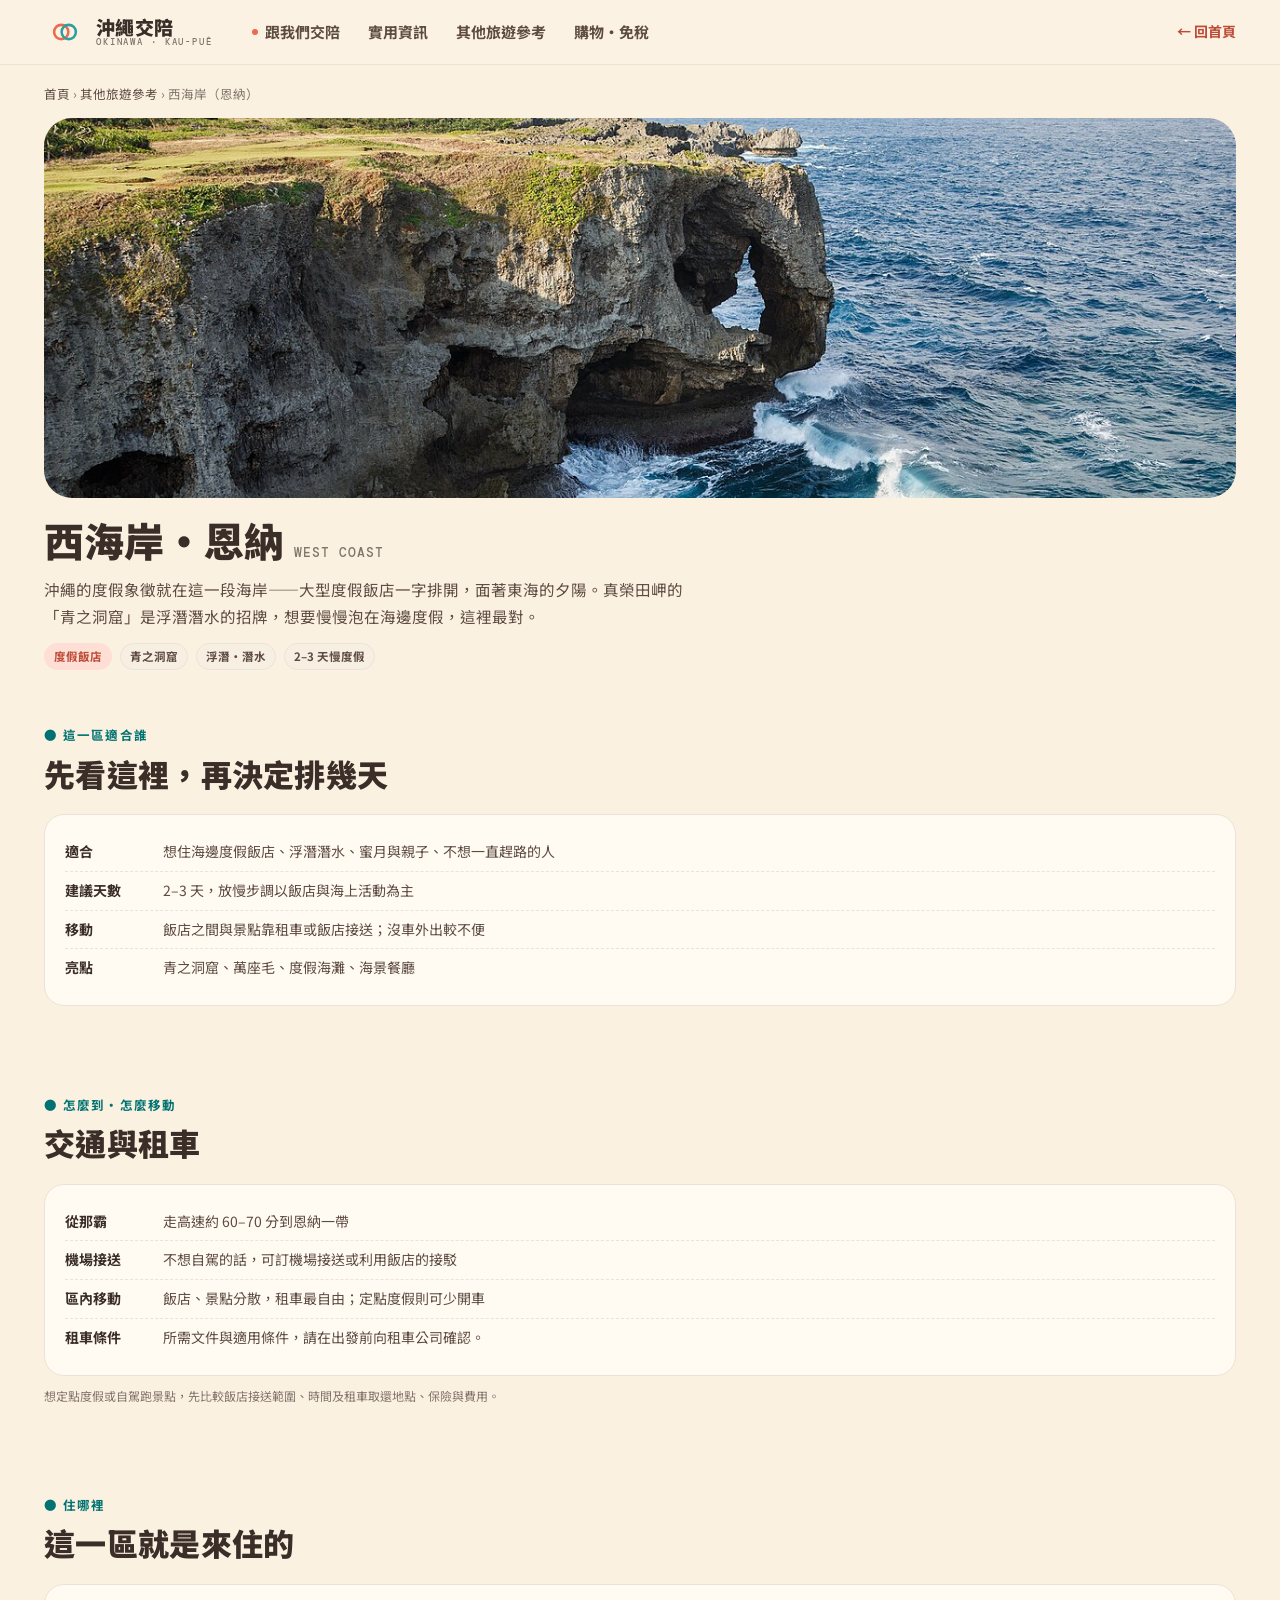
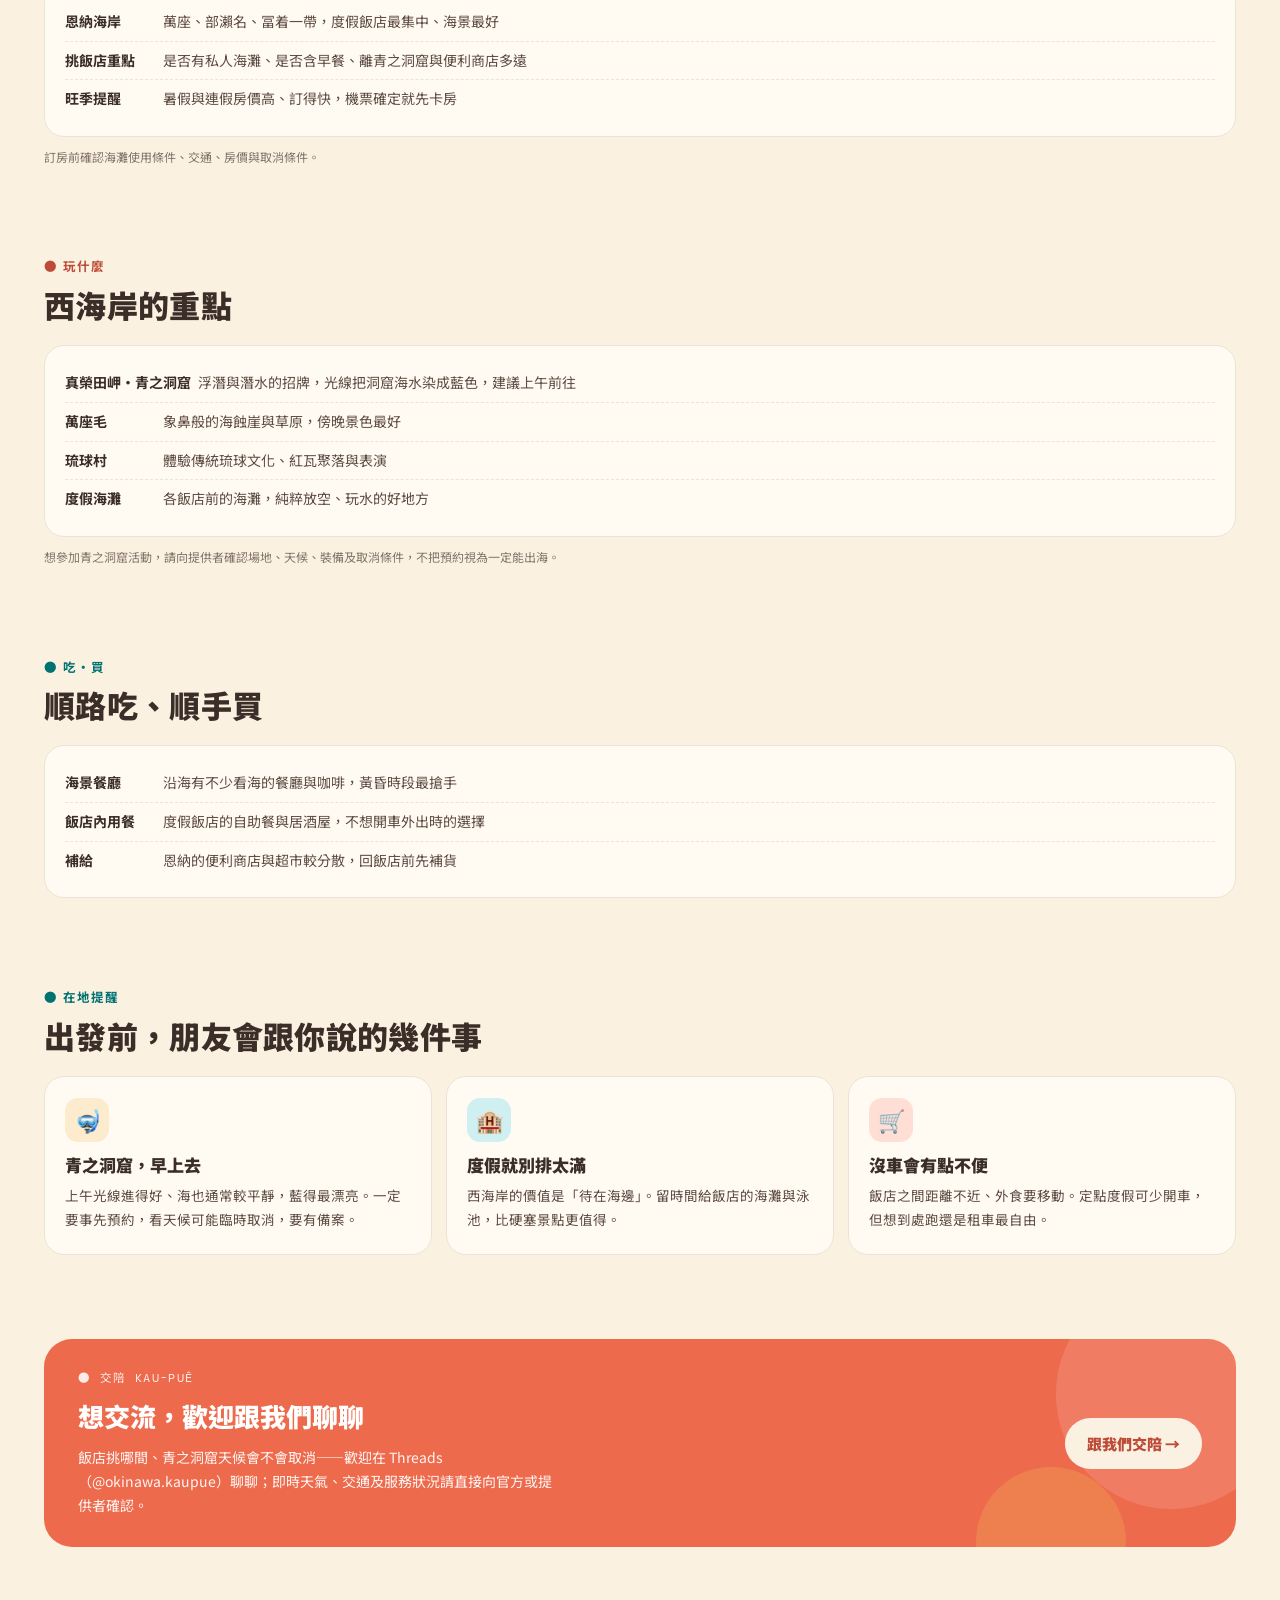
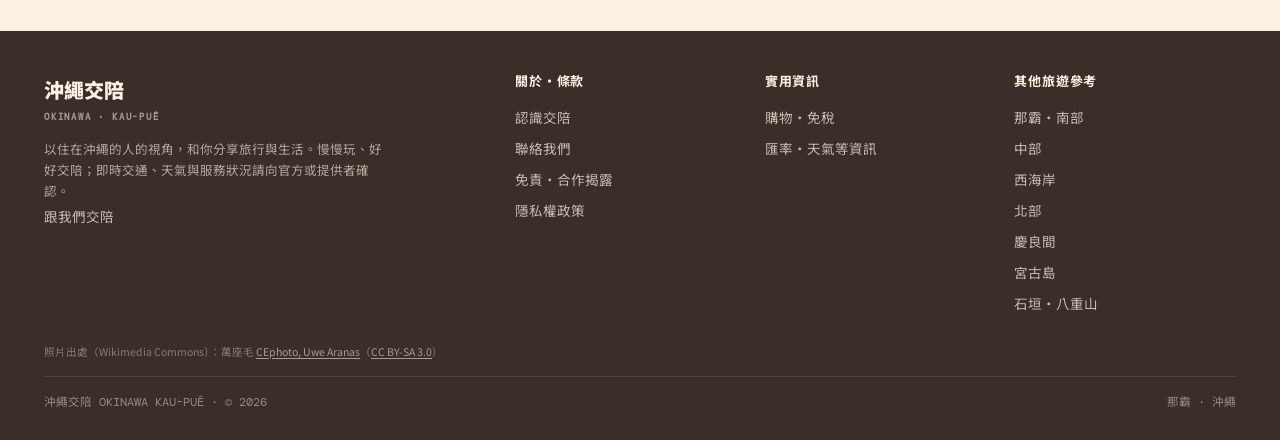
<file: onna.html>
<!doctype html>
<html lang="zh-Hant">
<head>
<meta charset="UTF-8">
<meta name="viewport" content="width=device-width, initial-scale=1">
<title>西海岸（恩納） — 度假飯店與青之洞窟｜沖繩交陪</title>
<meta name="description" content="沖繩西海岸恩納村：度假飯店一字排開、真榮田岬「青之洞窟」浮潛潛水、萬座毛海崖。怎麼到、住哪裡、玩什麼，住在沖繩的朋友一頁整理給你。">
<meta name="theme-color" content="#FBF1E2">
<meta name="robots" content="index,follow">
<meta property="og:type" content="article">
<meta property="og:title" content="西海岸（恩納） — 度假飯店與青之洞窟｜沖繩交陪">
<meta property="og:description" content="度假飯店一字排開、青之洞窟浮潛潛水、萬座毛——西海岸的度假與海上活動，一頁整理。">
<meta property="og:url" content="https://okinawa-kaupue.com/onna.html">
<meta property="og:image" content="https://okinawa-kaupue.com/assets/photos/onna-manzamo.jpg">
<meta name="twitter:card" content="summary_large_image">
<link rel="canonical" href="https://okinawa-kaupue.com/onna.html">
<link rel="icon" type="image/svg+xml" href="brand/logo-favicon.svg">
<link rel="icon" type="image/png" sizes="32x32" href="brand/favicon-32.png">
<link rel="apple-touch-icon" href="brand/apple-touch-icon.png">
<link rel="preconnect" href="https://fonts.googleapis.com">
<link rel="preconnect" href="https://fonts.gstatic.com" crossorigin>
<link href="https://fonts.googleapis.com/css2?family=Noto+Sans+TC:wght@400..900&family=DM+Mono:wght@400;500&display=swap" rel="stylesheet">
<link rel="stylesheet" href="styles.css">
<script type="application/ld+json">
{
  "@context": "https://schema.org",
  "@graph": [
    {
      "@type": "TouristDestination",
      "name": "沖繩西海岸（恩納）",
      "description": "度假飯店、真榮田岬青之洞窟與萬座毛所在的沖繩西海岸恩納村地區。",
      "url": "https://okinawa-kaupue.com/onna.html",
      "image": "https://okinawa-kaupue.com/assets/photos/onna-manzamo.jpg",
      "inLanguage": "zh-Hant",
      "containedInPlace": { "@type": "AdministrativeArea", "name": "沖繩" }
    },
    {
      "@type": "BreadcrumbList",
      "itemListElement": [
        { "@type": "ListItem", "position": 1, "name": "首頁", "item": "https://okinawa-kaupue.com/" },
        { "@type": "ListItem", "position": 2, "name": "西海岸（恩納）", "item": "https://okinawa-kaupue.com/onna.html" }
      ]
    }
  ]
}
</script>
<!-- Cloudflare Web Analytics --><script defer src='https://static.cloudflareinsights.com/beacon.min.js' data-cf-beacon='{"token": "0079305fdcf34f88b5e65abeb7a39dbd"}'></script><!-- End Cloudflare Web Analytics -->
</head>
<body data-style="koralle">

<header class="head">
  <div class="wrap head__bar">
    <a class="brand" href="index.html">
      <img class="brand__logo" src="brand/logo-rings.svg" alt="沖繩交陪">
      <span class="brand__tx">沖繩交陪<small>OKINAWA · KAU-PUÊ</small></span>
    </a>
    <nav class="nav">
      <a href="contact.html"><span class="dot"></span>跟我們交陪</a>
      <a href="index.html#fresh">實用資訊</a>
      <a href="index.html#areas">其他旅遊參考</a>
      <a href="shopping.html">購物・免稅</a>
    </nav>
    <div class="head__right">
      <a class="more" href="index.html">← 回首頁</a>
    </div>
  </div>
</header>

<section class="ihero">
  <div class="wrap">
    <nav class="crumbs"><a href="index.html">首頁</a> › <a href="index.html#areas">其他旅遊參考</a> › 西海岸（恩納）</nav>
    <div class="ihero__media shot" data-shot="照片 · 萬座毛">
      <img src="assets/photos/onna-manzamo.jpg" alt="恩納・萬座毛的象鼻海崖">
    </div>
    <h1>西海岸・恩納 <small>WEST COAST</small></h1>
    <p class="ihero__lead">沖繩的度假象徵就在這一段海岸——大型度假飯店一字排開，面著東海的夕陽。真榮田岬的「青之洞窟」是浮潛潛水的招牌，想要慢慢泡在海邊度假，這裡最對。</p>
    <div class="ihero__pills"><span class="pill pill-depth">度假飯店</span><span class="pill">青之洞窟</span><span class="pill">浮潛・潛水</span><span class="pill">2–3 天慢度假</span></div>
  </div>
</section>

<section class="sec">
  <div class="wrap">
    <div class="sec__head"><div><span class="k k-teal">● 這一區適合誰</span><h2>先看這裡，再決定排幾天</h2></div></div>
    <div class="ifacts">
      <div class="fline"><b>適合</b>想住海邊度假飯店、浮潛潛水、蜜月與親子、不想一直趕路的人</div>
      <div class="fline"><b>建議天數</b>2–3 天，放慢步調以飯店與海上活動為主</div>
      <div class="fline"><b>移動</b>飯店之間與景點靠租車或飯店接送；沒車外出較不便</div>
      <div class="fline"><b>亮點</b>青之洞窟、萬座毛、度假海灘、海景餐廳</div>
    </div>
  </div>
</section>

<section class="sec">
  <div class="wrap">
    <div class="sec__head"><div><span class="k k-teal">● 怎麼到・怎麼移動</span><h2>交通與租車</h2></div></div>
    <div class="ifacts">
      <div class="fline"><b>從那霸</b>走高速約 60–70 分到恩納一帶</div>
      <div class="fline"><b>機場接送</b>不想自駕的話，可訂機場接送或利用飯店的接駁</div>
      <div class="fline"><b>區內移動</b>飯店、景點分散，租車最自由；定點度假則可少開車</div>
      <div class="fline"><b>租車條件</b>所需文件與適用條件，請在出發前向租車公司確認。</div>
    </div>
    <p class="ifacts__note">想定點度假或自駕跑景點，先比較飯店接送範圍、時間及租車取還地點、保險與費用。</p>
  </div>
</section>

<section class="sec">
  <div class="wrap">
    <div class="sec__head"><div><span class="k k-grape">● 住哪裡</span><h2>這一區就是來住的</h2></div></div>
    <div class="ifacts">
      <div class="fline"><b>恩納海岸</b>萬座、部瀨名、冨着一帶，度假飯店最集中、海景最好</div>
      <div class="fline"><b>挑飯店重點</b>是否有私人海灘、是否含早餐、離青之洞窟與便利商店多遠</div>
      <div class="fline"><b>旺季提醒</b>暑假與連假房價高、訂得快，機票確定就先卡房</div>
    </div>
    <p class="ifacts__note">訂房前確認海灘使用條件、交通、房價與取消條件。</p>
  </div>
</section>

<section class="sec">
  <div class="wrap">
    <div class="sec__head"><div><span class="k k-hot">● 玩什麼</span><h2>西海岸的重點</h2></div></div>
    <div class="ifacts">
      <div class="fline"><b>真榮田岬・青之洞窟</b>浮潛與潛水的招牌，光線把洞窟海水染成藍色，建議上午前往</div>
      <div class="fline"><b>萬座毛</b>象鼻般的海蝕崖與草原，傍晚景色最好</div>
      <div class="fline"><b>琉球村</b>體驗傳統琉球文化、紅瓦聚落與表演</div>
      <div class="fline"><b>度假海灘</b>各飯店前的海灘，純粹放空、玩水的好地方</div>
    </div>
    <p class="ifacts__note">想參加青之洞窟活動，請向提供者確認場地、天候、裝備及取消條件，不把預約視為一定能出海。</p>
  </div>
</section>

<section class="sec">
  <div class="wrap">
    <div class="sec__head"><div><span class="k k-ok">● 吃・買</span><h2>順路吃、順手買</h2></div></div>
    <div class="ifacts">
      <div class="fline"><b>海景餐廳</b>沿海有不少看海的餐廳與咖啡，黃昏時段最搶手</div>
      <div class="fline"><b>飯店內用餐</b>度假飯店的自助餐與居酒屋，不想開車外出時的選擇</div>
      <div class="fline"><b>補給</b>恩納的便利商店與超市較分散，回飯店前先補貨</div>
    </div>
  </div>
</section>

<section class="sec">
  <div class="wrap">
    <div class="sec__head"><div><span class="k k-teal">● 在地提醒</span><h2>出發前，朋友會跟你說的幾件事</h2></div></div>
    <div class="kp">
      <div class="kpcard"><span class="kpcard__ic">🤿</span><h3>青之洞窟，早上去</h3><p>上午光線進得好、海也通常較平靜，藍得最漂亮。一定要事先預約，看天候可能臨時取消，要有備案。</p></div>
      <div class="kpcard"><span class="kpcard__ic">🏨</span><h3>度假就別排太滿</h3><p>西海岸的價值是「待在海邊」。留時間給飯店的海灘與泳池，比硬塞景點更值得。</p></div>
      <div class="kpcard"><span class="kpcard__ic">🛒</span><h3>沒車會有點不便</h3><p>飯店之間距離不近、外食要移動。定點度假可少開車，但想到處跑還是租車最自由。</p></div>
    </div>
  </div>
</section>

<section class="sec">
  <div class="wrap">
    <div class="band">
      <div class="band__b">
        <div class="band__k">● 交陪 KAU-PUÊ</div>
        <div class="band__t">想交流，歡迎跟我們聊聊</div>
        <p class="band__d">飯店挑哪間、青之洞窟天候會不會取消——歡迎在 Threads（@okinawa.kaupue）聊聊；即時天氣、交通及服務狀況請直接向官方或提供者確認。</p>
      </div>
      <div class="band__cta"><a href="contact.html">跟我們交陪 →</a></div>
    </div>
  </div>
</section>

<footer class="foot">
  <div class="wrap">
    <div class="foot__grid">
      <div>
        <div class="foot__brand">沖繩交陪<small>OKINAWA · KAU-PUÊ</small></div>
        <p class="foot__note">以住在沖繩的人的視角，和你分享旅行與生活。慢慢玩、好好交陪；即時交通、天氣與服務狀況請向官方或提供者確認。</p>
        <a href="contact.html">跟我們交陪</a>
      </div>
      <div>
        <h4>關於・條款</h4>
        <a href="about.html">認識交陪</a><a href="contact.html">聯絡我們</a><a href="disclosure.html">免責・合作揭露</a><a href="privacy.html">隱私權政策</a>
      </div>
      <div>
        <h4>實用資訊</h4>
        <a href="shopping.html">購物・免稅</a><a href="index.html#fresh">匯率・天氣等資訊</a>
      </div>
      <div>
        <h4>其他旅遊參考</h4>
        <a href="naha.html">那霸・南部</a><a href="chubu.html">中部</a><a href="onna.html">西海岸</a><a href="hokubu.html">北部</a><a href="kerama.html">慶良間</a><a href="miyako.html">宮古島</a><a href="ishigaki.html">石垣・八重山</a>
      </div>
    </div>
    <p class="foot__credits">照片出處（Wikimedia Commons）：萬座毛 <a href="https://commons.wikimedia.org/wiki/File:Onna_Okinawa_Japan_Cape-Manzamo-01.jpg" target="_blank" rel="noopener">CEphoto, Uwe Aranas</a>（<a href="https://creativecommons.org/licenses/by-sa/3.0/deed.zh_TW" target="_blank" rel="noopener">CC BY-SA 3.0</a>）</p>
    <div class="foot__bottom">
      <span>沖繩交陪 OKINAWA KAU-PUÊ · © 2026</span>
      <span>那霸 · 沖繩</span>
    </div>
  </div>
</footer>

</body></html>
</file>
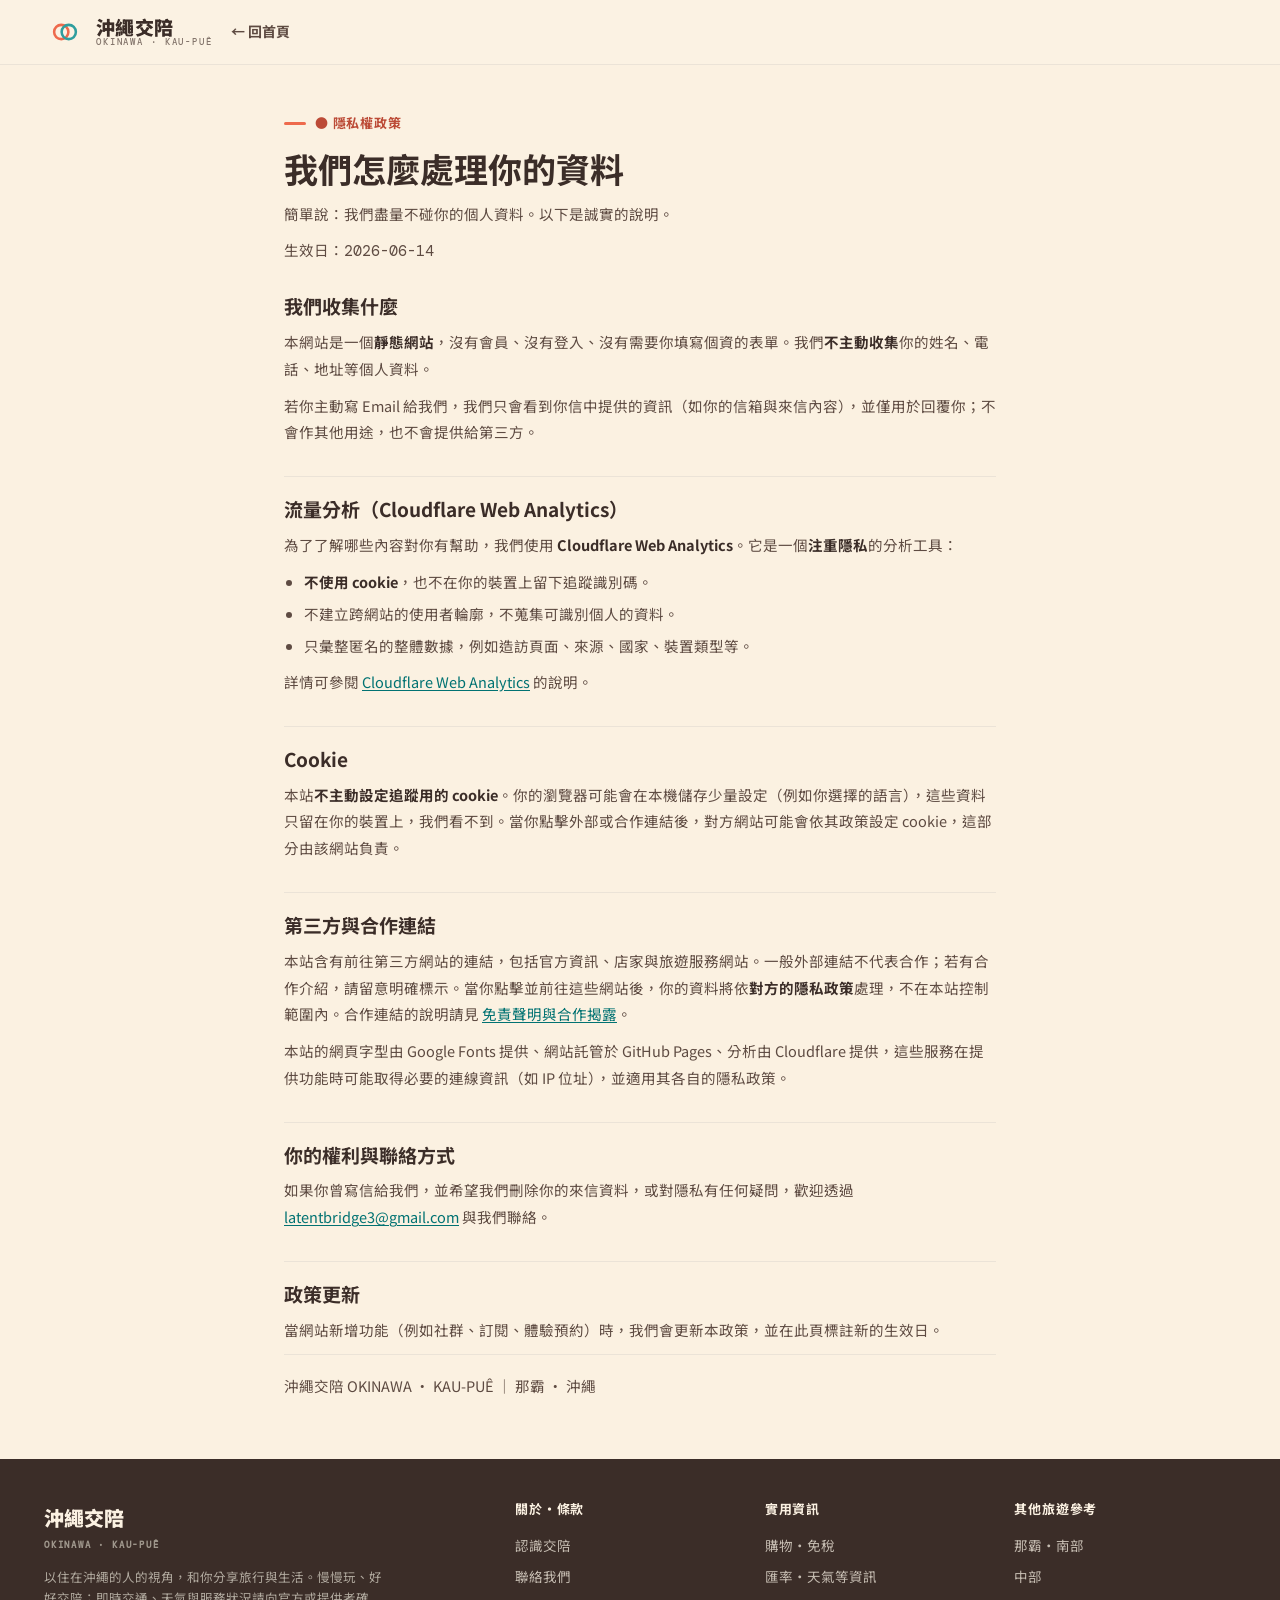
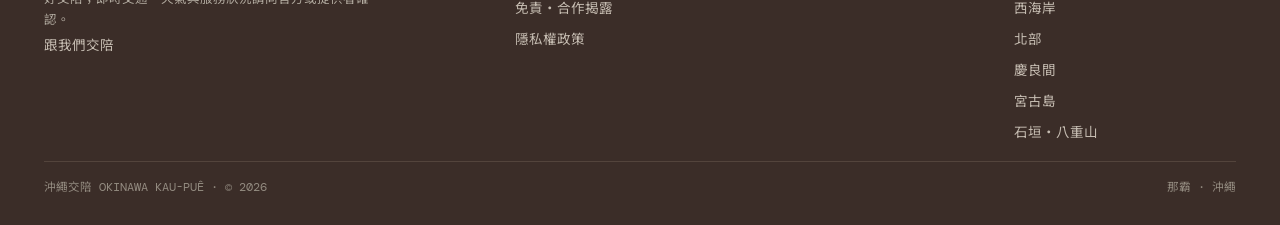
<file: privacy.html>
<!doctype html>
<html lang="zh-Hant">
<head>
<meta charset="UTF-8">
<meta name="viewport" content="width=device-width, initial-scale=1">
<title>隱私權政策｜沖繩交陪</title>
<meta name="description" content="我們如何處理你的資料：本站為靜態網站，不主動收集個人資料，使用注重隱私、不使用 cookie 追蹤的 Cloudflare Web Analytics。">
<meta name="theme-color" content="#FBF1E2">
<meta name="robots" content="index,follow">
<meta property="og:type" content="website">
<meta property="og:title" content="隱私權政策｜沖繩交陪">
<meta property="og:description" content="本站不主動收集個人資料，使用注重隱私、不使用 cookie 追蹤的分析工具。">
<meta property="og:url" content="https://okinawa-kaupue.com/privacy.html">
<meta property="og:image" content="https://okinawa-kaupue.com/assets/og.png">
<meta name="twitter:card" content="summary_large_image">
<link rel="canonical" href="https://okinawa-kaupue.com/privacy.html">
<link rel="icon" type="image/svg+xml" href="brand/logo-favicon.svg">
<link rel="icon" type="image/png" sizes="32x32" href="brand/favicon-32.png">
<link rel="apple-touch-icon" href="brand/apple-touch-icon.png">
<link rel="preconnect" href="https://fonts.googleapis.com">
<link rel="preconnect" href="https://fonts.gstatic.com" crossorigin>
<link href="https://fonts.googleapis.com/css2?family=Noto+Sans+TC:wght@400..900&family=DM+Mono:wght@400;500&display=swap" rel="stylesheet">
<link rel="stylesheet" href="styles.css">
<!-- Cloudflare Web Analytics --><script defer src='https://static.cloudflareinsights.com/beacon.min.js' data-cf-beacon='{"token": "0079305fdcf34f88b5e65abeb7a39dbd"}'></script><!-- End Cloudflare Web Analytics -->
</head>
<body data-style="koralle">

<header class="head">
  <div class="wrap head__bar">
    <a class="brand" href="index.html">
      <img class="brand__logo" src="brand/logo-rings.svg" alt="沖繩交陪">
      <span class="brand__tx">沖繩交陪<small>OKINAWA · KAU-PUÊ</small></span>
    </a>
    <a class="lback" href="index.html">← 回首頁</a>
  </div>
</header>

<main class="legal">
  <span class="legal__k">● 隱私權政策</span>
  <h1>我們怎麼處理你的資料</h1>
  <p class="legal__lead">簡單說：我們盡量不碰你的個人資料。以下是誠實的說明。</p>
  <p class="legal__upd">生效日：2026-06-14</p>

  <h2>我們收集什麼</h2>
  <p>本網站是一個<strong>靜態網站</strong>，沒有會員、沒有登入、沒有需要你填寫個資的表單。我們<strong>不主動收集</strong>你的姓名、電話、地址等個人資料。</p>
  <p>若你主動寫 Email 給我們，我們只會看到你信中提供的資訊（如你的信箱與來信內容），並僅用於回覆你；不會作其他用途，也不會提供給第三方。</p>

  <h2>流量分析（Cloudflare Web Analytics）</h2>
  <p>為了了解哪些內容對你有幫助，我們使用 <strong>Cloudflare Web Analytics</strong>。它是一個<strong>注重隱私</strong>的分析工具：</p>
  <ul>
    <li><strong>不使用 cookie</strong>，也不在你的裝置上留下追蹤識別碼。</li>
    <li>不建立跨網站的使用者輪廓，不蒐集可識別個人的資料。</li>
    <li>只彙整匿名的整體數據，例如造訪頁面、來源、國家、裝置類型等。</li>
  </ul>
  <p>詳情可參閱 <a href="https://www.cloudflare.com/web-analytics/" target="_blank" rel="noopener">Cloudflare Web Analytics</a> 的說明。</p>

  <h2>Cookie</h2>
  <p>本站<strong>不主動設定追蹤用的 cookie</strong>。你的瀏覽器可能會在本機儲存少量設定（例如你選擇的語言），這些資料只留在你的裝置上，我們看不到。當你點擊外部或合作連結後，對方網站可能會依其政策設定 cookie，這部分由該網站負責。</p>

  <h2>第三方與合作連結</h2>
  <p>本站含有前往第三方網站的連結，包括官方資訊、店家與旅遊服務網站。一般外部連結不代表合作；若有合作介紹，請留意明確標示。當你點擊並前往這些網站後，你的資料將依<strong>對方的隱私政策</strong>處理，不在本站控制範圍內。合作連結的說明請見 <a href="disclosure.html">免責聲明與合作揭露</a>。</p>
  <p>本站的網頁字型由 Google Fonts 提供、網站託管於 GitHub Pages、分析由 Cloudflare 提供，這些服務在提供功能時可能取得必要的連線資訊（如 IP 位址），並適用其各自的隱私政策。</p>

  <h2>你的權利與聯絡方式</h2>
  <p>如果你曾寫信給我們，並希望我們刪除你的來信資料，或對隱私有任何疑問，歡迎透過 <a href="mailto:latentbridge3@gmail.com">latentbridge3@gmail.com</a> 與我們聯絡。</p>

  <h2>政策更新</h2>
  <p>當網站新增功能（例如社群、訂閱、體驗預約）時，我們會更新本政策，並在此頁標註新的生效日。</p>

  <p class="legal__sig">沖繩交陪 OKINAWA · KAU-PUÊ ｜ 那霸 · 沖繩</p>
</main>

<footer class="foot">
  <div class="wrap">
    <div class="foot__grid">
      <div>
        <div class="foot__brand">沖繩交陪<small>OKINAWA · KAU-PUÊ</small></div>
        <p class="foot__note">以住在沖繩的人的視角，和你分享旅行與生活。慢慢玩、好好交陪；即時交通、天氣與服務狀況請向官方或提供者確認。</p>
        <a href="index.html#kaupue">跟我們交陪</a>
      </div>
      <div>
        <h4>關於・條款</h4>
        <a href="about.html">認識交陪</a><a href="contact.html">聯絡我們</a><a href="disclosure.html">免責・合作揭露</a><a href="privacy.html">隱私權政策</a>
      </div>
      <div>
        <h4>實用資訊</h4>
        <a href="shopping.html">購物・免稅</a><a href="index.html#fresh">匯率・天氣等資訊</a>
      </div>
      <div>
        <h4>其他旅遊參考</h4>
        <a href="naha.html">那霸・南部</a><a href="chubu.html">中部</a><a href="onna.html">西海岸</a><a href="hokubu.html">北部</a><a href="kerama.html">慶良間</a><a href="miyako.html">宮古島</a><a href="ishigaki.html">石垣・八重山</a>
      </div>
    </div>
    <div class="foot__bottom">
      <span>沖繩交陪 OKINAWA KAU-PUÊ · © 2026</span>
      <span>那霸 · 沖繩</span>
    </div>
  </div>
</footer>

</body></html>
</file>
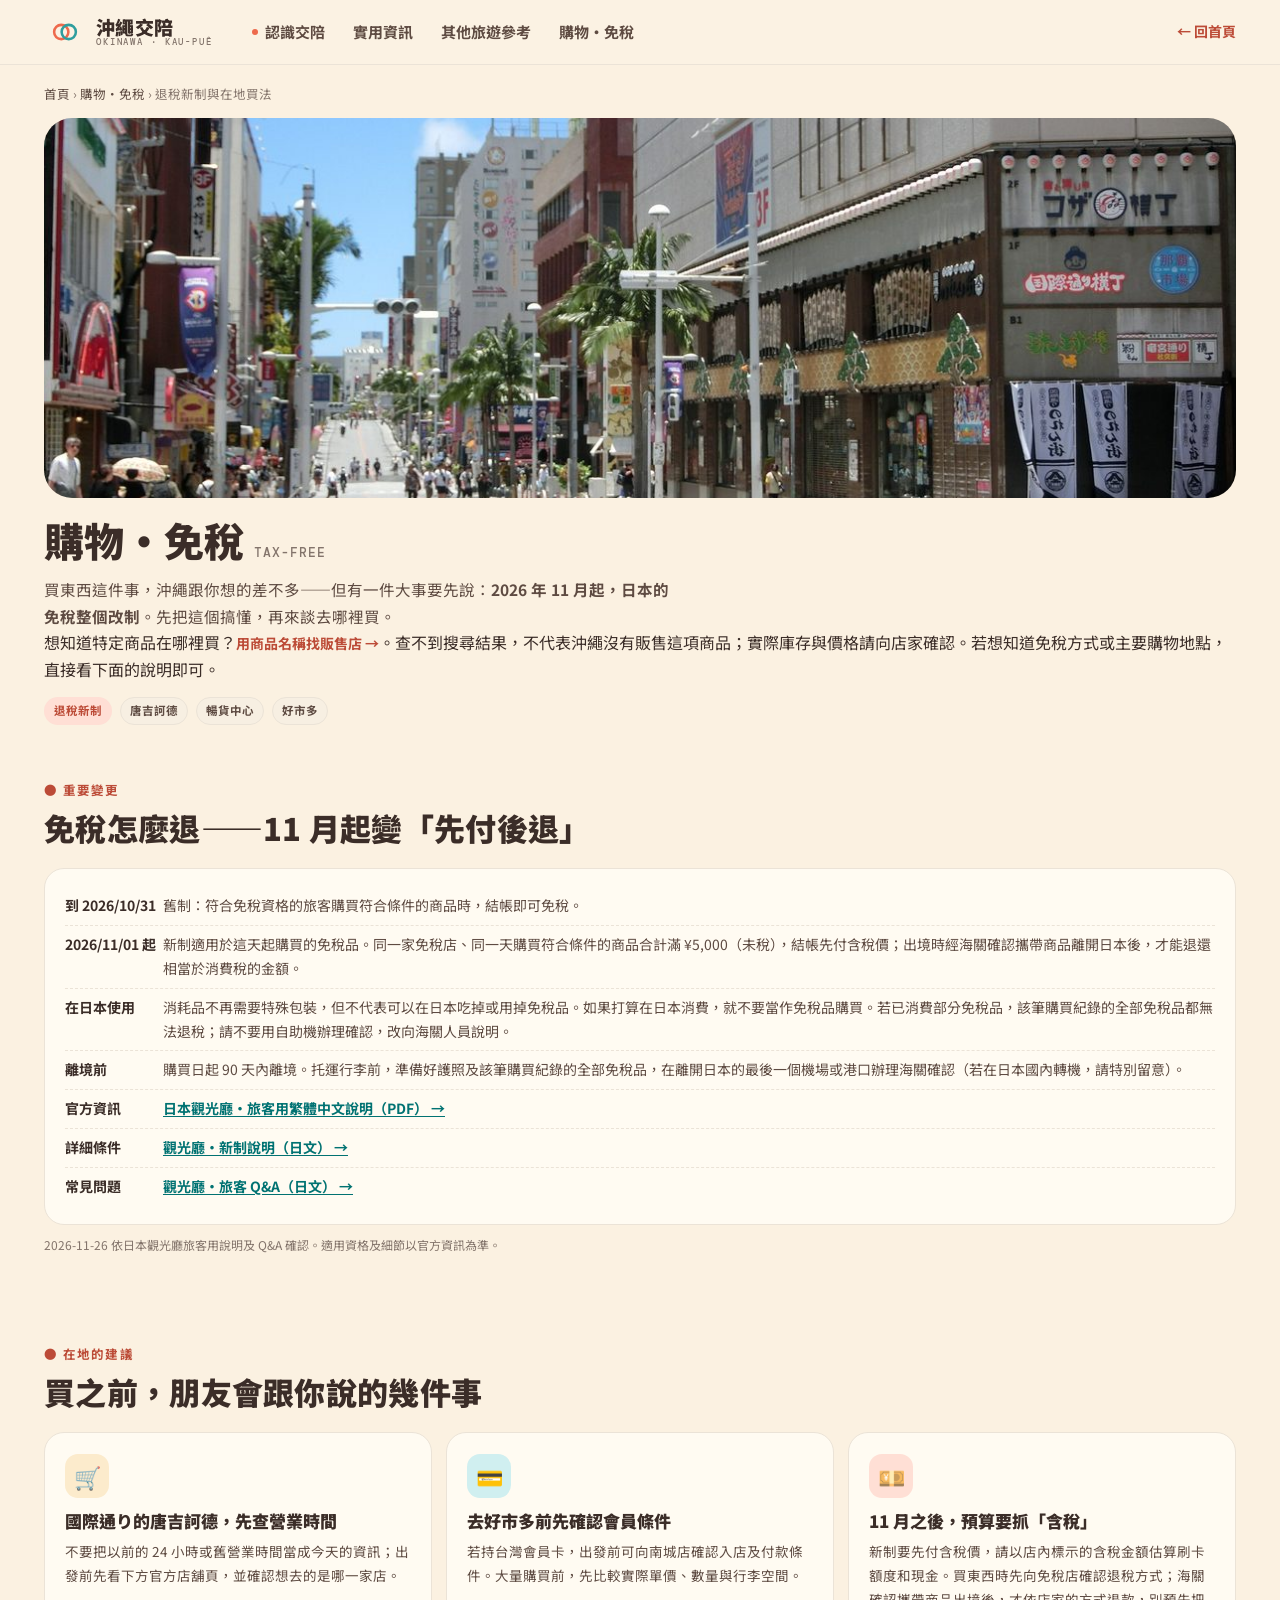
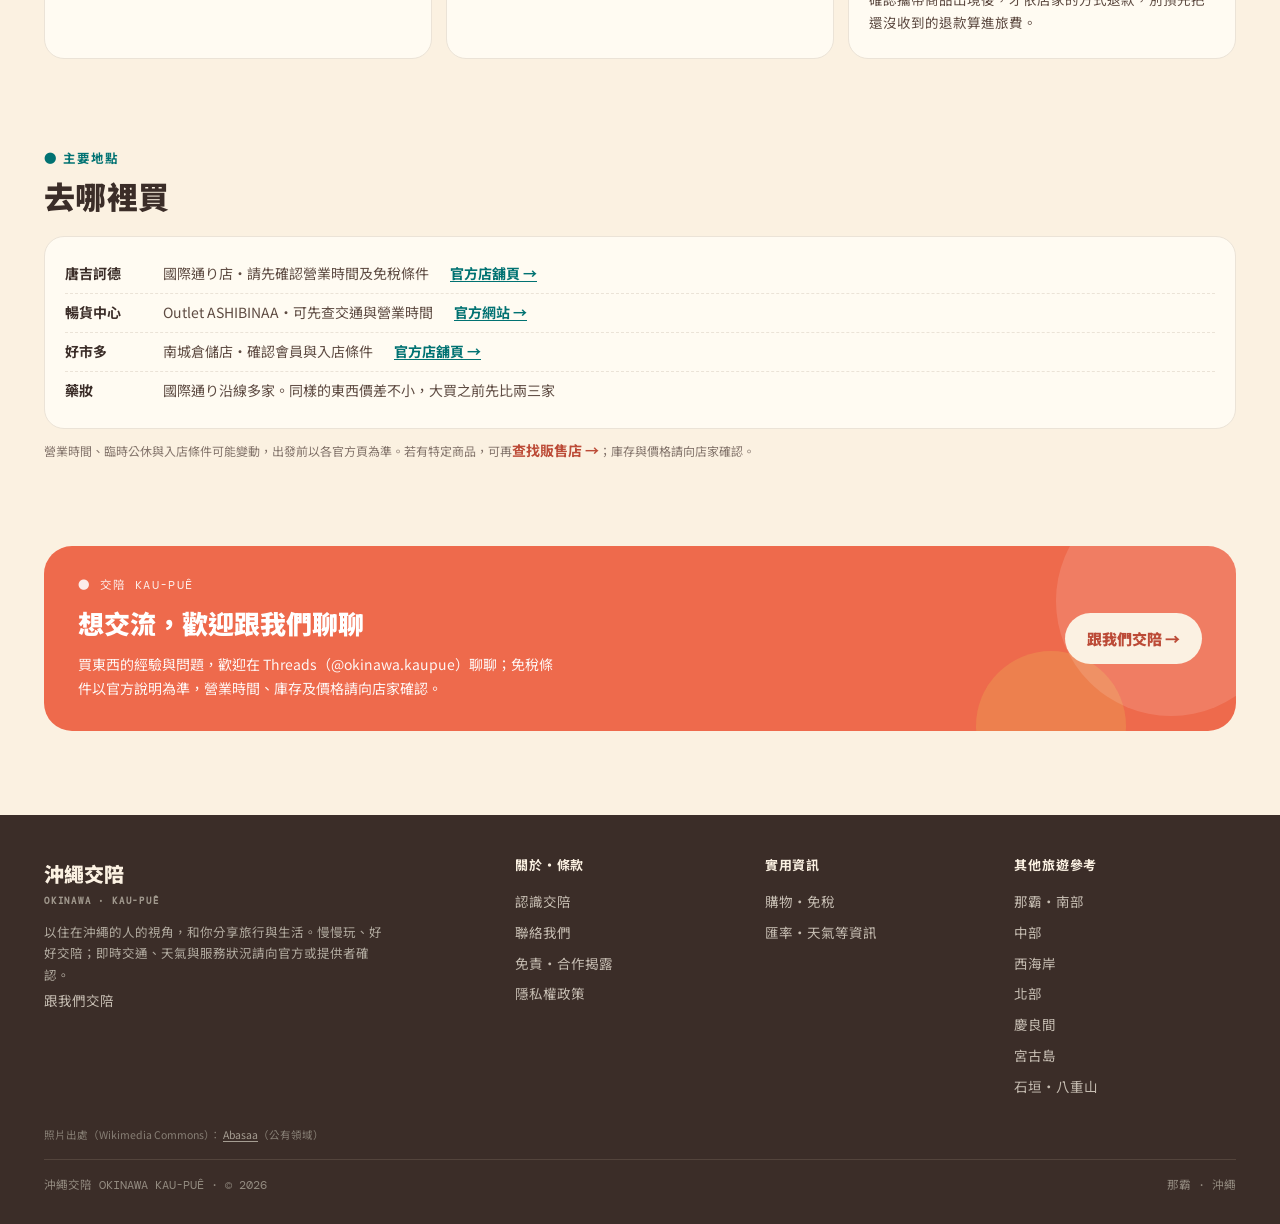
<file: shopping.html>
<!doctype html>
<html lang="zh-Hant">
<head>
<meta charset="UTF-8">
<meta name="viewport" content="width=device-width, initial-scale=1">
<title>購物・免稅 — 退稅新制與在地買法｜沖繩交陪</title>
<meta name="description" content="2026 年 11 月起日本免稅改成「先付後退」。唐吉訶德的營業時間查詢、暢貨中心、好市多——住在沖繩的朋友整理給你。">
<meta name="theme-color" content="#FBF1E2">
<meta property="og:type" content="article">
<meta property="og:title" content="購物・免稅 — 退稅新制與在地買法｜沖繩交陪">
<meta property="og:description" content="2026 年 11 月起日本免稅改成「先付後退」。唐吉訶德的營業時間查詢、暢貨中心、好市多。">
<meta property="og:url" content="https://okinawa-kaupue.com/shopping.html">
<link rel="canonical" href="https://okinawa-kaupue.com/shopping.html">
<meta property="og:image" content="https://okinawa-kaupue.com/assets/photos/naha-kokusaidori.jpg">
<meta name="twitter:card" content="summary_large_image">
<link rel="icon" type="image/svg+xml" href="brand/logo-favicon.svg">
<link rel="icon" type="image/png" sizes="32x32" href="brand/favicon-32.png">
<link rel="apple-touch-icon" href="brand/apple-touch-icon.png">
<link rel="preconnect" href="https://fonts.googleapis.com">
<link rel="preconnect" href="https://fonts.gstatic.com" crossorigin>
<link href="https://fonts.googleapis.com/css2?family=Noto+Sans+TC:wght@400..900&family=DM+Mono:wght@400;500&display=swap" rel="stylesheet">
<link rel="stylesheet" href="styles.css">
<script type="application/ld+json">
{
  "@context": "https://schema.org",
  "@graph": [
    {
      "@type": "Article",
      "headline": "購物・免稅 — 退稅新制與在地買法",
      "description": "2026 年 11 月起日本免稅改成「先付後退」。唐吉訶德的營業時間查詢、暢貨中心、好市多。",
      "url": "https://okinawa-kaupue.com/shopping.html",
      "image": "https://okinawa-kaupue.com/assets/photos/naha-kokusaidori.jpg",
      "inLanguage": "zh-Hant",
      "author": { "@type": "Organization", "name": "沖繩交陪" },
      "publisher": { "@type": "Organization", "name": "沖繩交陪", "logo": { "@type": "ImageObject", "url": "https://okinawa-kaupue.com/brand/logo-mark.svg" } }
    },
    {
      "@type": "BreadcrumbList",
      "itemListElement": [
        { "@type": "ListItem", "position": 1, "name": "首頁", "item": "https://okinawa-kaupue.com/" },
        { "@type": "ListItem", "position": 2, "name": "購物・免稅", "item": "https://okinawa-kaupue.com/shopping.html" }
      ]
    }
  ]
}
</script>
<!-- Cloudflare Web Analytics --><script defer src='https://static.cloudflareinsights.com/beacon.min.js' data-cf-beacon='{"token": "0079305fdcf34f88b5e65abeb7a39dbd"}'></script><!-- End Cloudflare Web Analytics -->
</head>
<body data-style="koralle">

<header class="head">
  <div class="wrap head__bar">
    <a class="brand" href="index.html">
      <img class="brand__logo" src="brand/logo-rings.svg" alt="沖繩交陪">
      <span class="brand__tx">沖繩交陪<small>OKINAWA · KAU-PUÊ</small></span>
    </a>
    <nav class="nav">
      <a href="index.html#kaupue"><span class="dot"></span>認識交陪</a>
      <a href="index.html#fresh">實用資訊</a>
      <a href="index.html#areas">其他旅遊參考</a>
      <a href="shopping.html">購物・免稅</a>
    </nav>
    <div class="head__right">
      <a class="more" href="index.html">← 回首頁</a>
    </div>
  </div>
</header>

<section class="ihero">
  <div class="wrap">
    <nav class="crumbs"><a href="index.html">首頁</a> › <a href="index.html#shop">購物・免稅</a> › 退稅新制與在地買法</nav>
    <div class="ihero__media shot" data-shot="照片 · 國際通り">
      <img src="assets/photos/naha-kokusaidori.jpg" alt="那霸・國際通り">
    </div>
    <h1>購物・免稅 <small>TAX-FREE</small></h1>
    <p class="ihero__lead">買東西這件事，沖繩跟你想的差不多——但有一件大事要先說：<b>2026 年 11 月起，日本的免稅整個改制</b>。先把這個搞懂，再來談去哪裡買。</p>
    <p>想知道特定商品在哪裡買？<a class="more" href="/guide/?mode=products">用商品名稱找販售店 →</a>。查不到搜尋結果，不代表沖繩沒有販售這項商品；實際庫存與價格請向店家確認。若想知道免稅方式或主要購物地點，直接看下面的說明即可。</p>
    <div class="ihero__pills"><span class="pill pill-depth">退稅新制</span><span class="pill">唐吉訶德</span><span class="pill">暢貨中心</span><span class="pill">好市多</span></div>
  </div>
</section>

<section class="sec">
  <div class="wrap">
    <div class="sec__head">
      <div>
        <span class="k k-hot">● 重要變更</span>
        <h2>免稅怎麼退——11 月起變「先付後退」</h2>
      </div>
    </div>
    <div class="ifacts">
      <div class="fline"><b>到 2026/10/31</b><span>舊制：符合免稅資格的旅客購買符合條件的商品時，結帳即可免稅。</span></div>
      <div class="fline"><b>2026/11/01 起</b><span>新制適用於這天起購買的免稅品。同一家免稅店、同一天購買符合條件的商品合計滿 ¥5,000（未稅），結帳先付含稅價；出境時經海關確認攜帶商品離開日本後，才能退還相當於消費稅的金額。</span></div>
      <div class="fline"><b>在日本使用</b><span>消耗品不再需要特殊包裝，但不代表可以在日本吃掉或用掉免稅品。如果打算在日本消費，就不要當作免稅品購買。若已消費部分免稅品，該筆購買紀錄的全部免稅品都無法退稅；請不要用自助機辦理確認，改向海關人員說明。</span></div>
      <div class="fline"><b>離境前</b><span>購買日起 90 天內離境。托運行李前，準備好護照及該筆購買紀錄的全部免稅品，在離開日本的最後一個機場或港口辦理海關確認（若在日本國內轉機，請特別留意）。</span></div>
      <div class="fline"><b>官方資訊</b><a href="https://www.mlit.go.jp/kankocho/tax-free/content/002028627.pdf" target="_blank" rel="noopener">日本觀光廳・旅客用繁體中文說明（PDF） →</a></div>
      <div class="fline"><b>詳細條件</b><a href="https://www.mlit.go.jp/kankocho/tax-free/page01_000001_00021.html" target="_blank" rel="noopener">觀光廳・新制說明（日文） →</a></div>
      <div class="fline"><b>常見問題</b><a href="https://www.mlit.go.jp/kankocho/tax-free/page01_000001_00023.html" target="_blank" rel="noopener">觀光廳・旅客 Q&amp;A（日文） →</a></div>
    </div>
    <p class="ifacts__note">2026-11-26 依日本觀光廳旅客用說明及 Q&amp;A 確認。適用資格及細節以官方資訊為準。</p>
  </div>
</section>

<section class="sec">
  <div class="wrap">
    <div class="sec__head">
      <div>
        <span class="k k-hot">● 在地的建議</span>
        <h2>買之前，朋友會跟你說的幾件事</h2>
      </div>
    </div>
    <div class="kp">
      <div class="kpcard">
        <span class="kpcard__ic">🛒</span>
        <h3>國際通り的唐吉訶德，先查營業時間</h3>
        <p>不要把以前的 24 小時或舊營業時間當成今天的資訊；出發前先看下方官方店舖頁，並確認想去的是哪一家店。</p>
      </div>
      <div class="kpcard">
        <span class="kpcard__ic">💳</span>
        <h3>去好市多前先確認會員條件</h3>
        <p>若持台灣會員卡，出發前可向南城店確認入店及付款條件。大量購買前，先比較實際單價、數量與行李空間。</p>
      </div>
      <div class="kpcard">
        <span class="kpcard__ic">💴</span>
        <h3>11 月之後，預算要抓「含稅」</h3>
        <p>新制要先付含稅價，請以店內標示的含稅金額估算刷卡額度和現金。買東西時先向免稅店確認退稅方式；海關確認攜帶商品出境後，才依店家的方式退款，別預先把還沒收到的退款算進旅費。</p>
      </div>
    </div>
  </div>
</section>

<section class="sec">
  <div class="wrap">
    <div class="sec__head">
      <div>
        <span class="k k-grape">● 主要地點</span>
        <h2>去哪裡買</h2>
      </div>
    </div>
    <div class="ifacts">
      <div class="fline"><b>唐吉訶德</b>國際通り店・請先確認營業時間及免稅條件　<a href="https://www.donki.com/store/shop_detail.php?shop_id=323" target="_blank" rel="noopener">官方店舖頁 →</a></div>
      <div class="fline"><b>暢貨中心</b>Outlet ASHIBINAA・可先查交通與營業時間　<a href="https://www.ashibinaa.com/" target="_blank" rel="noopener">官方網站 →</a></div>
      <div class="fline"><b>好市多</b>南城倉儲店・確認會員與入店條件　<a href="https://www.costco.co.jp/store-finder/Nanjo" target="_blank" rel="noopener">官方店舖頁 →</a></div>
      <div class="fline"><b>藥妝</b>國際通り沿線多家。同樣的東西價差不小，大買之前先比兩三家</div>
    </div>
    <p class="ifacts__note">營業時間、臨時公休與入店條件可能變動，出發前以各官方頁為準。若有特定商品，可再<a class="more" href="/guide/?mode=products">查找販售店 →</a>；庫存與價格請向店家確認。</p>
  </div>
</section>

<section class="sec">
  <div class="wrap">
    <div class="band">
      <div class="band__b">
        <div class="band__k">● 交陪 KAU-PUÊ</div>
        <div class="band__t">想交流，歡迎跟我們聊聊</div>
        <p class="band__d">買東西的經驗與問題，歡迎在 Threads（@okinawa.kaupue）聊聊；免稅條件以官方說明為準，營業時間、庫存及價格請向店家確認。</p>
      </div>
      <div class="band__cta">
        <a href="contact.html">跟我們交陪 →</a>
      </div>
    </div>
  </div>
</section>

<footer class="foot">
  <div class="wrap">
    <div class="foot__grid">
      <div>
        <div class="foot__brand">沖繩交陪<small>OKINAWA · KAU-PUÊ</small></div>
        <p class="foot__note">以住在沖繩的人的視角，和你分享旅行與生活。慢慢玩、好好交陪；即時交通、天氣與服務狀況請向官方或提供者確認。</p>
        <a href="index.html#kaupue">跟我們交陪</a>
      </div>
      <div>
        <h4>關於・條款</h4>
        <a href="about.html">認識交陪</a><a href="contact.html">聯絡我們</a><a href="disclosure.html">免責・合作揭露</a><a href="privacy.html">隱私權政策</a>
      </div>
      <div>
        <h4>實用資訊</h4>
        <a href="shopping.html">購物・免稅</a><a href="index.html#fresh">匯率・天氣等資訊</a>
      </div>
      <div>
        <h4>其他旅遊參考</h4>
        <a href="naha.html">那霸・南部</a><a href="chubu.html">中部</a><a href="onna.html">西海岸</a><a href="hokubu.html">北部</a><a href="kerama.html">慶良間</a><a href="miyako.html">宮古島</a><a href="ishigaki.html">石垣・八重山</a>
      </div>
    </div>
    <p class="foot__credits">照片出處（Wikimedia Commons）：
      <a href="https://commons.wikimedia.org/wiki/File:Kokusai_Dori_01.JPG" target="_blank" rel="noopener">Abasaa</a>（公有領域）
    </p>
    <div class="foot__bottom">
      <span>沖繩交陪 OKINAWA KAU-PUÊ · © 2026</span>
      <span>那霸 · 沖繩</span>
    </div>
  </div>
</footer>

</body></html>
</file>
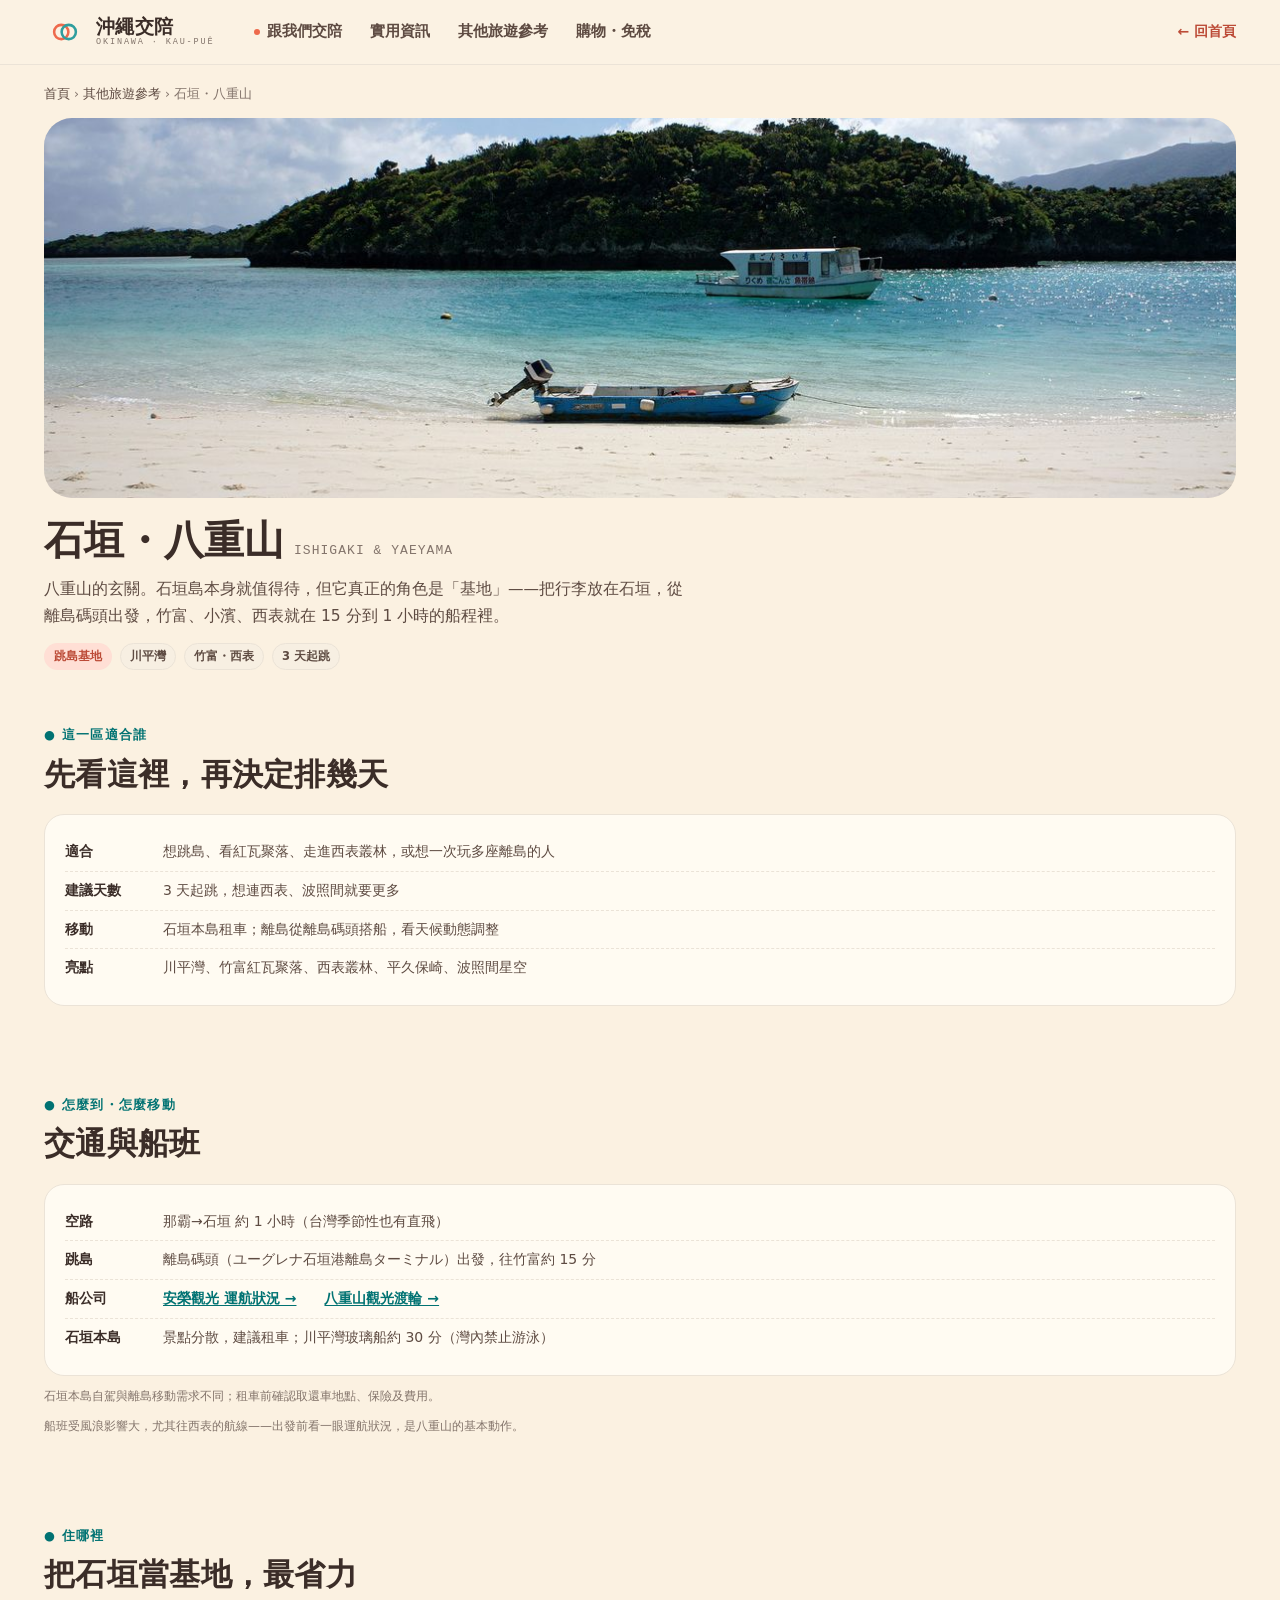
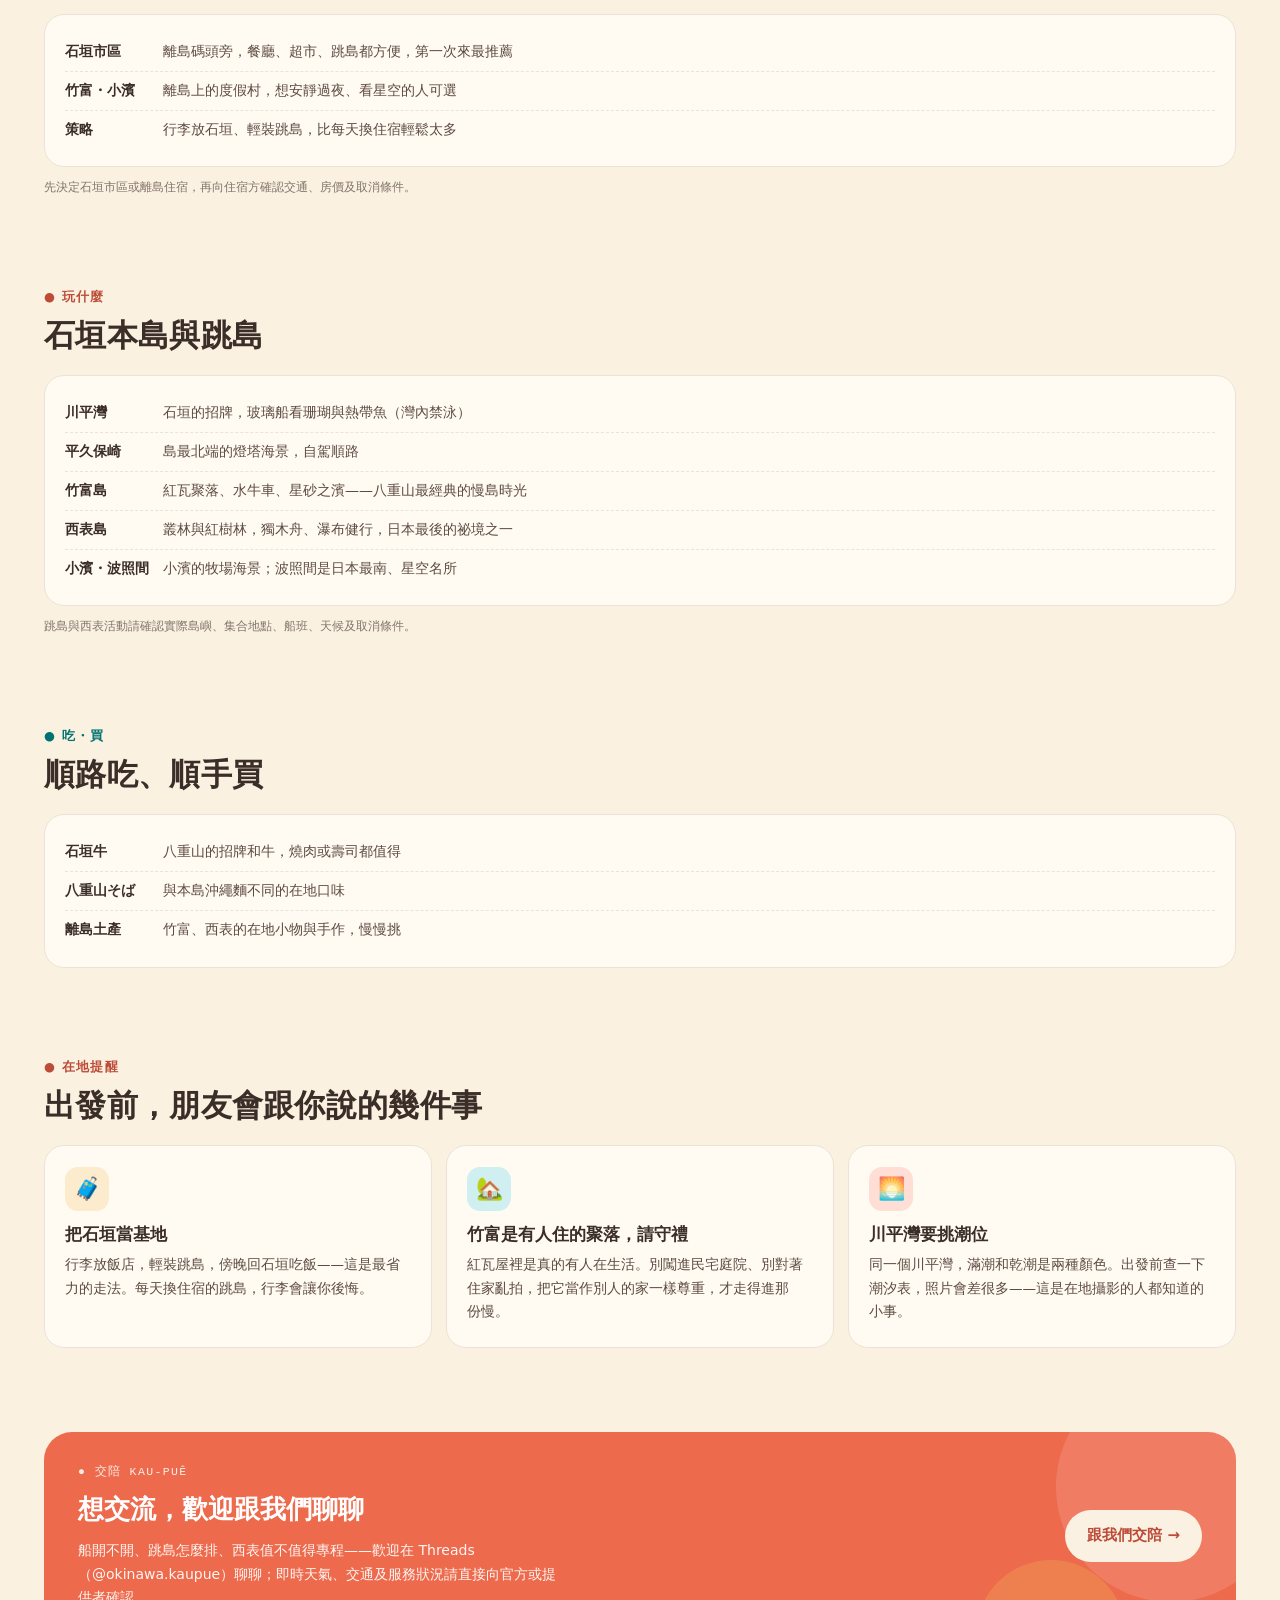
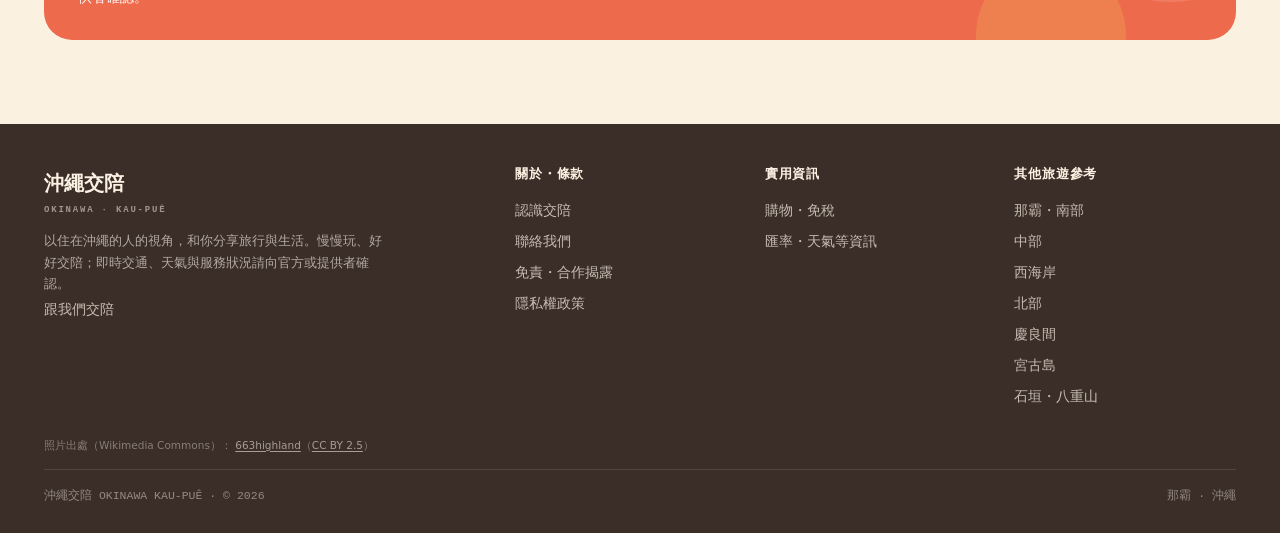
<file: taketomi.html>
<!doctype html>
<html lang="zh-Hant">
<head>
<meta charset="UTF-8">
<meta name="viewport" content="width=device-width, initial-scale=1">
<title>竹富島 — 已併入「石垣・八重山」｜沖繩交陪</title>
<meta name="description" content="竹富島的內容已整理進「石垣・八重山」分區指南，正在為你轉址。">
<meta name="robots" content="noindex,follow">
<link rel="canonical" href="https://okinawa-kaupue.com/ishigaki.html">
<meta http-equiv="refresh" content="0; url=ishigaki.html">
<link rel="icon" type="image/svg+xml" href="brand/logo-favicon.svg">
<link rel="stylesheet" href="styles.css">
</head>
<body data-style="koralle">
<main class="legal">
  <h1>竹富島已併入「石垣・八重山」</h1>
  <p class="legal__lead">為了讓跳島的資訊更完整，竹富島的內容已整理進「石垣・八重山」分區指南。正在為你轉址……</p>
  <p>如果沒有自動跳轉，請點這裡：<a href="ishigaki.html">前往 石垣・八重山 →</a></p>
</main>
</body></html>
</file>
<file: styles.css>
/* ============================================================
   沖繩交陪 OKINAWA · KAU-PUÊ — 台湾版トップ
   2026-06-10 ビジュアル刷新
   ・パレットはブランド規定の5色（珊瑚橘/海/暖陽/奶油/墨）のみ
   ・フォントは Noto Sans TC 基軸 ＋ DM Mono（数値・タイムスタンプ）
   ・写真スロット（.shot）は「正直なプレースホルダー」：
     <img> を中に置くだけで全面カバー表示に切り替わる（崩れない）
   ・キャプションは写真の上に重ねない（差し込み後も可読性が落ちない）
   ============================================================ */

/* ---- tokens ---- */
:root {
  /* brand-tw パレット */
  --cream:      #FBF1E2;                    /* 奶油 */
  --ink:        #3B2D28;                    /* 墨 */
  --coral:      #EE6A4C;                    /* 珊瑚橘 */
  --sea:        #2E9E9E;                    /* 海 */
  --sun:        #F4A24B;                    /* 暖陽 */

  /* 派生トーン（oklch で同系統に揃える） */
  --bg:         oklch(0.962 0.024 79);      /* 奶油ベースの地 */
  --surface:    oklch(0.988 0.012 84);      /* カード面 */
  --surface-2:  oklch(0.955 0.020 80);
  --ink-soft:   oklch(0.43 0.030 48);
  --ink-faint:  oklch(0.57 0.024 52);
  --coral-deep: oklch(0.56 0.150 32);
  --coral-tint: oklch(0.93 0.040 38);
  --sea-deep:   oklch(0.50 0.085 195);
  --sea-tint:   oklch(0.93 0.032 200);
  --sun-deep:   oklch(0.62 0.115 70);
  --sun-tint:   oklch(0.945 0.045 82);
  --line:       oklch(0.875 0.024 76);
  --line-soft:  oklch(0.918 0.018 78);

  --r-sm: 10px; --r-md: 14px; --r-lg: 20px; --r-xl: 28px; --pill: 999px;

  --shadow-sm: 0 1px 2px oklch(0.40 0.05 50 / 0.05), 0 2px 8px oklch(0.40 0.05 50 / 0.05);
  --shadow-md: 0 4px 14px oklch(0.40 0.06 45 / 0.10), 0 2px 6px oklch(0.40 0.06 45 / 0.06);

  --tw-font: "Noto Sans TC", "PingFang TC", "Microsoft JhengHei", system-ui, sans-serif;
  --font-mono: "DM Mono", "Noto Sans TC", ui-monospace, monospace;

  --maxw: 1240px;
}
body.lang-ja { --tw-font: "Zen Kaku Gothic New", "Noto Sans TC", system-ui, sans-serif; }

/* ---- reset ---- */
*, *::before, *::after { box-sizing: border-box; }
html { -webkit-text-size-adjust: 100%; }
body {
  margin: 0;
  font-family: var(--tw-font);
  background: var(--bg);
  color: var(--ink);
  font-size: 16px;
  line-height: 1.7;               /* 繁体字＝行間に余裕 */
  -webkit-font-smoothing: antialiased;
  text-rendering: optimizeLegibility;
}
img { display: block; max-width: 100%; }
a { color: inherit; text-decoration: none; }
button { font: inherit; cursor: pointer; border: none; background: none; color: inherit; }
h1, h2, h3, h4 { font-family: var(--tw-font); margin: 0; line-height: 1.3; letter-spacing: 0; font-style: normal; }
p { margin: 0; }
::selection { background: var(--coral-tint); }
.wrap { width: 100%; max-width: var(--maxw); margin: 0 auto; padding: 0 24px; }

/* ============================================================
   写真スロット .shot — 正直なプレースホルダー
   ・空のとき: 奶油系の淡い斜めストライプ ＋ 中央にラベルチップ
     （--h で色相だけ僅かに変わる。観光広告風グラデは廃止）
   ・<img> を入れると全面カバー表示・ラベルは自動で消える
   ============================================================ */
.shot {
  position: relative; overflow: hidden;
  background:
    repeating-linear-gradient(135deg,
      oklch(0.952 0.018 var(--h, 79) / .75) 0 10px,
      transparent 10px 20px),
    oklch(0.924 0.028 var(--h, 79));
}
.shot::after {
  content: "📷 " attr(data-shot);
  position: absolute; inset: 0; margin: auto;
  width: fit-content; height: fit-content;
  font-family: var(--font-mono); font-size: 10.5px; letter-spacing: .05em;
  color: var(--ink-soft);
  background: oklch(0.99 0.008 84 / .88);
  border: 1px solid oklch(0.88 0.02 78);
  padding: 4px 11px; border-radius: var(--pill);
  white-space: nowrap; max-width: calc(100% - 16px);
  overflow: hidden; text-overflow: ellipsis;
}
.shot > img {
  position: absolute; inset: 0; width: 100%; height: 100%;
  object-fit: cover;
}
.shot:has(> img)::after { display: none; }

/* shot 内のバッジ・メタ（実態が揃うまで末尾ブロックで非表示） */
.meta-likes { position: absolute; right: 9px; bottom: 8px; z-index: 2; white-space: nowrap;
  font-family: var(--font-mono); font-size: 10.5px; color: #fff; display: inline-flex; gap: 9px;
  text-shadow: 0 1px 3px oklch(0.25 0.04 50 / .6); }
.badge-hot { position: absolute; left: 9px; top: 9px; z-index: 2; white-space: nowrap;
  font-size: 11px; font-weight: 700; background: var(--coral); color: #fff; padding: 3px 9px; border-radius: var(--pill); }
.badge-new { position: absolute; left: 9px; top: 9px; z-index: 2; white-space: nowrap;
  font-size: 11px; font-weight: 700; background: var(--sea); color: #fff; padding: 3px 9px; border-radius: var(--pill); }
.badge-soft { background: oklch(1 0 0 / .9); color: var(--ink); }

/* ============================================================
   header
   ============================================================ */
.head { position: sticky; top: 0; z-index: 60;
  background: oklch(0.965 0.022 80 / .92);
  backdrop-filter: blur(14px) saturate(1.2);
  border-bottom: 1px solid var(--line-soft); }
.head__bar { display: flex; align-items: center; gap: 18px; height: 64px; }
.brand { display: inline-flex; align-items: center; gap: 10px; }
.brand__logo { width: 42px; height: 42px; flex: none; }
.brand__tx { font-weight: 900; font-size: 19px; letter-spacing: .02em; line-height: 1.15; }
.brand__tx small { display: block; font-family: var(--font-mono); font-size: 8.5px; letter-spacing: .22em; color: var(--ink-faint); font-weight: 500; white-space: nowrap; }
.nav { display: flex; align-items: center; gap: 2px; margin-left: 8px; }
.nav a { padding: 9px 13px; border-radius: var(--pill); font-weight: 700; font-size: 15px; color: var(--ink-soft); display: inline-flex; align-items: center; gap: 7px; white-space: nowrap; }
.nav a:hover { background: var(--surface); color: var(--ink); box-shadow: var(--shadow-sm); }
.nav a .dot { width: 6px; height: 6px; border-radius: 50%; background: var(--coral); }
.head__right { margin-left: auto; display: flex; align-items: center; gap: 9px; }
.search { display: inline-flex; align-items: center; gap: 8px; background: var(--surface); border: 1px solid var(--line-soft); border-radius: var(--pill); padding: 8px 14px; color: var(--ink-faint); font-size: 13.5px; }
.search svg { width: 15px; height: 15px; }
.btn-line { background: #06C755; color: #fff; font-weight: 700; font-size: 14px; padding: 9px 15px; border-radius: var(--pill); display: inline-flex; align-items: center; gap: 7px; }
.btn-line svg { width: 16px; height: 16px; }
.lang-tog { display: inline-flex; background: var(--surface); border: 1px solid var(--line-soft); border-radius: var(--pill); padding: 3px; gap: 2px; flex: none; }
.lang-tog button { font-size: 12.5px; font-weight: 700; color: var(--ink-faint); padding: 6px 11px; border-radius: var(--pill); white-space: nowrap; }
.lang-tog button.on { background: var(--ink); color: var(--cream); }

/* ---- live ticker（実態が揃うまで非表示。復帰時用に維持） ---- */
.ticker { background: var(--ink); color: var(--cream); overflow: hidden; }
.ticker__in { display: flex; align-items: center; gap: 14px; height: 38px; }
.ticker__tag { flex: none; font-size: 12px; font-weight: 700; background: var(--coral); color: #fff; padding: 4px 11px; border-radius: var(--pill); display: inline-flex; align-items: center; gap: 6px; white-space: nowrap; }
.ticker__tag .pulse { width: 7px; height: 7px; border-radius: 50%; background: #fff; animation: pulse 1.4s infinite; }
@keyframes pulse { 0%, 100% { opacity: 1; } 50% { opacity: .35; } }
.ticker__track { display: flex; gap: 34px; white-space: nowrap; animation: marq 30s linear infinite; font-size: 13px; }
.ticker__track span b { color: var(--sun); }
@keyframes marq { from { transform: translateX(0); } to { transform: translateX(-50%); } }
@media (prefers-reduced-motion: reduce) { .ticker__track { animation: none; } }

/* ============================================================
   hero（bento）
   ============================================================ */
.hero { padding: 30px 0 8px; }
.hero__top { display: flex; align-items: flex-end; justify-content: space-between; gap: 20px; margin-bottom: 18px; flex-wrap: wrap; }
.hero__k { display: inline-flex; align-items: center; gap: 9px; font-size: 13px; font-weight: 700; color: var(--coral-deep); letter-spacing: .06em; }
.hero__k::before { content: ""; width: 22px; height: 3px; border-radius: 2px; background: var(--coral); }
.hero__h { font-size: clamp(30px, 4.4vw, 50px); font-weight: 900; letter-spacing: .01em; line-height: 1.22; margin-top: 8px; }
.hero__h em { font-style: normal; color: var(--coral-deep);
  text-decoration: underline; text-decoration-color: var(--sun); text-decoration-thickness: 5px; text-underline-offset: 7px; }
.hero__sub { color: var(--ink-soft); font-size: 16px; margin-top: 12px; max-width: 580px; text-wrap: pretty; }
.hero__sub b { color: var(--ink); }
.hero__actions { display: flex; flex-wrap: wrap; align-items: center; gap: 10px 18px; margin-top: 14px; }
.hero__guide, .hero__today { font-weight: 700; font-size: 15px; padding: 10px 16px; border-radius: var(--pill); }
.hero__guide { background: var(--sea-deep); color: #fff; }
.hero__guide:hover { background: var(--ink); }
.hero__today { color: var(--sea-deep); text-decoration: underline; text-underline-offset: 3px; }
.hero__actions a:focus-visible, .search:focus-visible { outline: 2px solid var(--ink); outline-offset: 3px; }

.repeat-pick { display: inline-flex; background: var(--surface); border: 1px solid var(--line); border-radius: var(--pill); padding: 5px; gap: 3px; box-shadow: var(--shadow-sm); }
.repeat-pick button { font-size: 13.5px; font-weight: 700; color: var(--ink-soft); padding: 8px 14px; border-radius: var(--pill); white-space: nowrap; }
.repeat-pick button.on { background: var(--coral); color: #fff; }

.bento { display: grid; grid-template-columns: 1.7fr 1fr 1fr; grid-template-rows: 205px 205px; gap: 14px; }
.bento__feat { grid-row: span 2; }

/* タイル＝「写真エリアの下にキャプション」。ラベルとタグが重ならず、
   写真が入っても文字が写真に乗らない */
.tile { position: relative; display: flex; flex-direction: column;
  background: var(--surface); border: 1px solid var(--line-soft);
  border-radius: var(--r-lg); overflow: hidden; }
a.tile { transition: transform .15s ease, box-shadow .2s ease, border-color .2s ease; }
a.tile:hover { transform: translateY(-3px); box-shadow: var(--shadow-md); border-color: var(--line); }
.tile__media { flex: 1 1 auto; min-height: 0; }
.tile .cap { padding: 11px 15px 13px; }
.tile .cap .t { font-weight: 900; font-size: 16px; line-height: 1.35;
  display: flex; align-items: center; justify-content: space-between; gap: 8px; }
a.tile .cap .t::after { content: "→"; font-weight: 700; color: var(--coral); flex: none; transition: transform .15s ease; }
a.tile:hover .cap .t::after { transform: translateX(3px); }
.tile .cap .row { display: flex; gap: 6px; margin-top: 7px; flex-wrap: wrap; }
.tile .cap .row span { font-size: 11px; font-weight: 700; background: var(--surface-2); color: var(--ink-soft); padding: 3px 9px; border-radius: var(--pill); white-space: nowrap; }

/* featured: マスコット＝ステッカーボード（白縁ステッカーが映える奶油面） */
.tile--mascots { background: var(--cream); }
.tile--mascots::before { content: ""; position: absolute; right: -52px; top: -52px;
  width: 190px; height: 190px; border-radius: 50%; background: oklch(0.78 0.11 70 / .25); }
.tile--mascots::after { content: ""; position: absolute; left: -44px; top: 38%;
  width: 130px; height: 130px; border-radius: 50%; background: oklch(0.64 0.08 195 / .16); }
.tile--mascots .mascots { position: relative; z-index: 1;
  flex: 1 1 auto; min-height: 0;
  display: flex; align-items: flex-end; justify-content: center; gap: 5%;
  padding: 24px 18px 10px;
  background: radial-gradient(46% 9% at 50% 97%, oklch(0.80 0.05 70 / .65), transparent 70%); }
.tile--mascots .mascots img { height: auto; max-height: 100%; max-width: 44%; object-fit: contain; object-position: bottom;
  filter: drop-shadow(0 8px 10px oklch(0.35 0.05 48 / .14)); }
.tile--mascots .mascots img:first-child { transform: rotate(-2.5deg); }
.tile--mascots .mascots img:last-child { transform: rotate(2deg); }
.tile--mascots .cap { position: relative; z-index: 1; background: var(--surface); border-top: 1px solid var(--line-soft); padding: 14px 18px 17px; }
.tile--mascots .cap .t { font-size: 19px; justify-content: flex-start; }
.tile--mascots .cap .lead { color: var(--ink-soft); font-size: 13px; line-height: 1.65; margin-top: 6px; text-wrap: pretty; }
.tile--mascots .cap .row span { background: var(--coral-tint); color: var(--coral-deep); }
.tile--mascots .cap .row span + span { background: var(--sea-tint); color: var(--sea-deep); }

/* ============================================================
   section frame
   ============================================================ */
section.sec { padding: 42px 0; }
.sec__head { display: flex; align-items: flex-end; justify-content: space-between; gap: 16px; margin-bottom: 20px; flex-wrap: wrap; }
.sec__head .k { font-size: 12.5px; font-weight: 700; letter-spacing: .1em; }
.sec__head h2 { font-size: clamp(23px, 2.8vw, 31px); font-weight: 900; margin-top: 6px; letter-spacing: .01em; }
.sec__head .desc { color: var(--ink-soft); font-size: 14.5px; margin-top: 7px; max-width: 620px; text-wrap: pretty; }
.more { font-weight: 700; font-size: 14px; color: var(--coral-deep); display: inline-flex; align-items: center; gap: 5px; white-space: nowrap; }
.k-hot { color: var(--coral-deep); } .k-teal { color: var(--sea-deep); }
.k-gold { color: var(--sun-deep); } .k-grape { color: var(--sea-deep); } .k-ok { color: var(--sea-deep); }

/* ============================================================
   即時情報（鮮度ツール）
   ============================================================ */
.fresh { background: var(--surface); border: 1px solid var(--line); border-radius: var(--r-xl); padding: 8px; box-shadow: var(--shadow-sm); }
.fresh__grid { display: grid; grid-template-columns: repeat(4, 1fr); gap: 8px; }
.fcard { border-radius: var(--r-lg); padding: 16px 16px 14px; position: relative; overflow: hidden; background: var(--surface-2); }
.fresh__grid .fcard:nth-child(1) { background: var(--coral-tint); }
.fresh__grid .fcard:nth-child(2) { background: var(--sea-tint); }
.fresh__grid .fcard:nth-child(3) { background: var(--sun-tint); }
.fcard__top { display: flex; align-items: center; gap: 8px; font-size: 13.5px; font-weight: 800; white-space: nowrap; }
.fcard__top .ic { width: 27px; height: 27px; border-radius: 8px; display: grid; place-items: center; font-size: 14px; background: oklch(1 0 0 / .75); flex: none; }
.fcard__big { font-size: 22px; font-weight: 900; margin-top: 12px; letter-spacing: 0; font-family: var(--font-mono); }
.fcard__big small { font-size: 13px; font-weight: 700; color: var(--ink-soft); font-family: var(--tw-font); }
.fcard__lines { margin-top: 8px; display: flex; flex-direction: column; gap: 5px; }
.fline { display: flex; align-items: center; gap: 7px; font-size: 12.5px; color: var(--ink-soft); }
.fline a { text-decoration: underline; text-decoration-color: var(--line); text-underline-offset: 3px; font-weight: 700; color: var(--ink-soft); }
.fline a:hover { color: var(--coral-deep); text-decoration-color: var(--coral); }
.fline .st { font-size: 10px; font-weight: 700; padding: 1px 7px; border-radius: var(--pill); color: #fff; white-space: nowrap; flex: none; }
.st-open { background: var(--sea); } .st-warn { background: var(--sun-deep); } .st-close { background: var(--coral-deep); }
.fcard__upd { margin-top: 11px; font-family: var(--font-mono); font-size: 10px; color: var(--ink-faint); }
.fcard__upd a { text-decoration: underline; text-underline-offset: 2px; }
.fresh__foot { display: flex; align-items: center; gap: 10px; padding: 12px 14px 8px; font-size: 12.5px; color: var(--ink-faint); }

/* ============================================================
   離島深掘
   ============================================================ */
.islands { display: grid; grid-template-columns: repeat(4, 1fr); gap: 14px; }
.icard { background: var(--surface); border: 1px solid var(--line-soft); border-radius: var(--r-lg); overflow: hidden; transition: transform .15s, box-shadow .2s; display: flex; flex-direction: column; }
.icard:hover { transform: translateY(-3px); box-shadow: var(--shadow-md); }
.icard__media { height: 150px; position: relative; flex: none; }
.icard__body { padding: 13px 15px 16px; display: flex; flex-direction: column; flex: 1; }
.icard__name { font-weight: 900; font-size: 17px; display: flex; align-items: baseline; gap: 7px; }
.icard__name small { font-family: var(--font-mono); font-size: 10.5px; color: var(--ink-faint); font-weight: 500; }
.icard__tag { color: var(--ink-soft); font-size: 13px; margin-top: 5px; text-wrap: pretty; }
.icard__foot { display: flex; align-items: center; gap: 8px; margin-top: auto; padding-top: 11px; border-top: 1px solid var(--line-soft); font-size: 12px; color: var(--ink-faint); flex-wrap: wrap; }
.icard__body .icard__foot { margin-top: auto; }
.icard__tag + .icard__fare + .icard__foot { margin-top: 11px; }
.pill { font-size: 11.5px; font-weight: 700; padding: 3px 9px; border-radius: var(--pill); background: var(--surface-2); color: var(--ink-soft); border: 1px solid var(--line-soft); white-space: nowrap; }
.pill-depth { background: var(--coral-tint); color: var(--coral-deep); border-color: transparent; }

/* ============================================================
   在地新店 feed（非表示中。復帰時用に維持）
   ============================================================ */
.feed { display: grid; grid-template-columns: repeat(3, 1fr); gap: 14px; }
.ncard { display: grid; grid-template-columns: 92px 1fr; gap: 13px; background: var(--surface); border: 1px solid var(--line-soft); border-radius: var(--r-lg); padding: 11px; align-items: stretch; }
.ncard__media { border-radius: var(--r-md); position: relative; min-height: 92px; }
.ncard__b { display: flex; flex-direction: column; }
.ncard__date { font-family: var(--font-mono); font-size: 10.5px; color: var(--coral-deep); font-weight: 500; letter-spacing: .03em; }
.ncard__name { font-weight: 700; font-size: 15px; margin-top: 3px; line-height: 1.4; }
.ncard__meta { color: var(--ink-soft); font-size: 12.5px; margin-top: auto; padding-top: 8px; display: flex; gap: 8px; flex-wrap: wrap; }
.ncard__meta .loc { display: inline-flex; align-items: center; gap: 4px; }

/* ============================================================
   購物・免稅 — ブランド5色のフラット面（写真不要のカテゴリカード）
   ============================================================ */
.shop { display: grid; grid-template-columns: 1.4fr 1fr 1fr; grid-template-rows: auto auto; gap: 14px; }
.scard { position: relative; border-radius: var(--r-lg); overflow: hidden; color: var(--cream); min-height: 150px; display: flex; flex-direction: column; justify-content: flex-end; padding: 17px; transition: transform .15s, box-shadow .2s; }
.scard:hover { transform: translateY(-3px); box-shadow: var(--shadow-md); }
.scard::before { content: ""; position: absolute; right: -34px; top: -44px; width: 150px; height: 150px; border-radius: 50%; background: oklch(1 0 0 / .12); }
.scard--don { grid-row: span 2; background: var(--coral); }
.scard--outlet { background: var(--sea); }
.scard--costco { background: var(--ink); }
.scard--drug { background: var(--sea-deep); }
.scard--awase { background: var(--sun); color: var(--ink); }
.scard--awase::before { background: oklch(1 0 0 / .26); }
.scard__k { font-family: var(--font-mono); font-size: 10.5px; letter-spacing: .12em; text-transform: uppercase; opacity: .85; }
.scard__t { font-weight: 900; font-size: 19px; margin-top: 4px; line-height: 1.3; }
.scard--don .scard__t { font-size: 25px; }
.scard__d { font-size: 12.5px; opacity: .92; margin-top: 7px; max-width: 92%; line-height: 1.65; text-wrap: pretty; }
.scard__tags { display: flex; gap: 6px; margin-top: 11px; flex-wrap: wrap; }
.scard__tags span { font-size: 11px; font-weight: 700; background: oklch(1 0 0 / .18); padding: 3px 9px; border-radius: var(--pill); white-space: nowrap; }
.scard--awase .scard__tags span { background: oklch(1 0 0 / .42); }

/* ============================================================
   社團 / SNS（非表示中。復帰時用に維持）
   ============================================================ */
.social { display: grid; grid-template-columns: repeat(5, 1fr); gap: 12px; }
.socard { background: var(--surface); border: 1px solid var(--line-soft); border-radius: var(--r-lg); padding: 16px 15px; display: flex; flex-direction: column; gap: 4px; transition: transform .15s, box-shadow .2s; }
.socard:hover { transform: translateY(-3px); box-shadow: var(--shadow-md); }
.socard__ic { width: 40px; height: 40px; border-radius: 11px; display: grid; place-items: center; color: #fff; font-weight: 900; font-size: 15px; margin-bottom: 6px; }
.socard__name { font-weight: 700; font-size: 15px; }
.socard__num { font-family: var(--font-mono); font-size: 12px; color: var(--ink-faint); }
.socard__d { font-size: 12px; color: var(--ink-soft); margin-top: 4px; }
.ic-fb { background: #1877F2; } .ic-ig { background: linear-gradient(135deg, #F58529, #DD2A7B, #8134AF); }
.ic-th { background: #000; } .ic-dc { background: #006aa6; } .ic-line { background: #06C755; }

/* ============================================================
   交陪（#kaupue）＝信頼層。マスコットは使わず、静かで丁寧な面
   ============================================================ */
.kp { display: grid; grid-template-columns: repeat(3, 1fr); gap: 14px; }
.kpcard { background: var(--surface); border: 1px solid var(--line-soft); border-radius: var(--r-lg); padding: 21px 20px 23px; }
.kpcard__ic { width: 44px; height: 44px; border-radius: 13px; display: grid; place-items: center; font-size: 22px; background: var(--sun-tint); margin-bottom: 12px; }
.kpcard:nth-child(2) .kpcard__ic { background: var(--sea-tint); }
.kpcard:nth-child(3) .kpcard__ic { background: var(--coral-tint); }
.kpcard h3 { font-size: 17px; font-weight: 900; display: flex; align-items: center; gap: 8px; flex-wrap: wrap; }
.kpcard p { color: var(--ink-soft); font-size: 13.5px; margin-top: 8px; line-height: 1.75; text-wrap: pretty; }
.pill-soon { font-size: 10.5px; font-weight: 700; letter-spacing: .04em; white-space: nowrap;
  background: var(--surface-2); color: var(--ink-faint); border: 1px solid var(--line);
  padding: 2px 9px; border-radius: var(--pill); }

/* ============================================================
   租車 / 票券 band
   ============================================================ */
.band { background: var(--coral); border-radius: var(--r-xl); padding: 30px 34px; color: #fff; display: flex; align-items: center; gap: 28px; flex-wrap: wrap; position: relative; overflow: hidden; }
.band::after { content: ""; position: absolute; right: -50px; top: -60px; width: 230px; height: 230px; border-radius: 50%; background: oklch(1 0 0 / .13); }
.band::before { content: ""; position: absolute; right: 110px; bottom: -70px; width: 150px; height: 150px; border-radius: 50%; background: oklch(0.78 0.13 70 / .35); }
.band__b { position: relative; z-index: 1; }
.band__k { font-family: var(--font-mono); font-size: 11.5px; letter-spacing: .12em; text-transform: uppercase; opacity: .88; }
.band__t { font-size: 26px; font-weight: 900; margin-top: 5px; }
.band__d { font-size: 14px; opacity: .94; margin-top: 8px; max-width: 480px; line-height: 1.7; text-wrap: pretty; }
.band__cta { position: relative; z-index: 1; margin-left: auto; display: flex; gap: 10px; flex-wrap: wrap; }
.band__cta a { background: var(--cream); color: var(--coral-deep); font-weight: 900; font-size: 15px; padding: 13px 22px; border-radius: var(--pill); display: inline-flex; align-items: center; gap: 8px; white-space: nowrap; }
.band__cta a:hover { background: #fff; }
.band__cta a.ghost { background: oklch(1 0 0 / .15); color: #fff; border: 1px solid oklch(1 0 0 / .45); }
.band__cta a.ghost:hover { background: oklch(1 0 0 / .25); }

/* ============================================================
   footer ＋ 示意圖ノート（フッターに統合した帯。浮かせない）
   ============================================================ */
.foot { background: var(--ink); color: oklch(0.86 0.018 78); margin-top: 42px; padding: 42px 0 28px; }
.foot__grid { display: grid; grid-template-columns: 2fr 1fr 1fr 1fr; gap: 28px; }
.foot h4 { font-size: 13px; color: var(--cream); margin-bottom: 12px; letter-spacing: .06em; }
.foot a { display: block; font-size: 13.5px; color: oklch(0.80 0.018 76); padding: 4px 0; }
.foot a:hover { color: var(--cream); }
.foot__brand { font-weight: 900; font-size: 20px; color: var(--cream); }
.foot__brand small { display: block; font-family: var(--font-mono); font-size: 9px; letter-spacing: .2em; color: oklch(0.68 0.018 76); margin-top: 3px; }
.foot__note { font-size: 12.5px; color: oklch(0.74 0.018 76); margin-top: 12px; max-width: 340px; line-height: 1.7; }
.foot__credits { margin-top: 24px; font-size: 10.5px; line-height: 1.8; color: oklch(0.60 0.018 76); }
.foot__credits a { display: inline; padding: 0; font-size: inherit; color: oklch(0.70 0.018 76); text-decoration: underline; text-underline-offset: 2px; }
.foot__credits a:hover { color: var(--cream); }
.foot__bottom { border-top: 1px solid oklch(0.40 0.024 52); margin-top: 14px; padding-top: 16px; display: flex; justify-content: space-between; gap: 12px; flex-wrap: wrap; font-family: var(--font-mono); font-size: 11.5px; color: oklch(0.64 0.018 76); }
.foot__bottom span { white-space: nowrap; }

/* 「照片為示意圖」＝固定リボンをやめ、フッター直下のサブバーに統合 */
.sample-tag { background: oklch(0.245 0.026 50); color: oklch(0.72 0.018 76);
  border-top: 1px solid oklch(0.34 0.024 52);
  text-align: center; font-family: var(--font-mono); font-size: 11px;
  padding: 10px 16px; letter-spacing: .04em; }
.sample-tag b { color: var(--sun); font-weight: 500; }

/* ============================================================
   responsive
   ============================================================ */
@media (max-width: 1140px) { .search { display: none; } }
@media (max-width: 1000px) {
  .bento { grid-template-columns: 1fr 1fr; grid-template-rows: auto; }
  .bento__feat { grid-column: span 2; grid-row: auto; min-height: 300px; }
  .tile--mascots .mascots img { max-height: 225px; }
  a.tile { min-height: 180px; }
  .fresh__grid, .islands { grid-template-columns: repeat(2, 1fr); }
  .feed, .social { grid-template-columns: repeat(2, 1fr); }
  .shop { grid-template-columns: 1fr 1fr; }
  .scard--don { grid-row: auto; }
  .kp { grid-template-columns: 1fr; }
}
@media (max-width: 640px) {
  .nav, .search { display: none; }
  .head__bar { gap: 10px; }
  .bento, .fresh__grid, .islands, .feed, .social, .shop { grid-template-columns: 1fr; }
  .bento__feat { grid-column: auto; }
  .bento { grid-auto-rows: minmax(170px, auto); }
  .tile--mascots .mascots { padding-top: 16px; }
  .foot__grid { grid-template-columns: 1fr 1fr; }
  .band { padding: 26px 22px; }
  .band__cta { margin-left: 0; }
}

/* ===== 実態に合わせた非表示(2026-06-08) =====
   SNS未開設・手動更新が必要な鮮度情報を隠す。
   データ/SNSが揃ったら、この最終ブロックと各要素の hidden 属性を外せば
   元のサンプル設計にそのまま復帰する（マークアップは保持）。 */
[hidden] { display: none !important; }
.ticker,            /* LIVEティッカー（毎日更新が必要） */
#new,               /* 在地・新店開幕（週次の手動更新） */
#social,            /* 在地社團・情報源（SNS未開設） */
.meta-likes,        /* ♥いいね数・收藏（SNS由来の数値） */
.badge-hot,         /* 本週最熱／最熱（週次の鮮度ラベル） */
.badge-new,         /* 新店／季節限定バッジ */
.head .search,      /* 検索（バックエンド未実装） */
.head .btn-line {   /* 加LINE看即時（LINE未開設） */
  display: none !important;
}

/* 離島カードの運賃・所要（実データ・data-jpyでTWD自動併記） */
.icard__fare { font: 500 .78rem/1.5 var(--font-mono); color: var(--ink-soft); margin: .5rem 0 .15rem; letter-spacing: .01em; }
.icard__fare span[data-jpy] { color: var(--coral-deep); font-weight: 600; }

/* ===== 離島の個別ページ（2026-06-10） ===== */
.crumbs { font-size: 12.5px; color: var(--ink-faint); margin: 18px 0 0; }
.crumbs a { color: var(--ink-soft); }
.crumbs a:hover { color: var(--coral-deep); }

.ihero { padding: 0 0 8px; }
.ihero__media { height: clamp(220px, 34vw, 380px); border-radius: var(--r-xl); overflow: hidden; position: relative; margin-top: 14px; }
.ihero__body { padding: 0; }
.ihero h1 { font-size: clamp(26px, 3.6vw, 40px); font-weight: 900; margin-top: 16px; display: flex; align-items: baseline; gap: 10px; flex-wrap: wrap; }
.ihero h1 small { font-family: var(--font-mono); font-size: 13px; color: var(--ink-faint); font-weight: 500; letter-spacing: .08em; }
.ihero__lead { color: var(--ink-soft); font-size: 15.5px; margin-top: 10px; max-width: 640px; }
.ihero__pills { display: flex; gap: 8px; margin-top: 14px; flex-wrap: wrap; }

.ifacts { background: var(--surface); border: 1px solid var(--line-soft); border-radius: var(--r-lg); padding: 18px 20px; }
.ifacts .fline { font-size: 14px; padding: 7px 0; border-bottom: 1px dashed var(--line-soft); align-items: baseline; }
.ifacts .fline:last-child { border-bottom: none; }
.ifacts .fline b { color: var(--ink); font-weight: 700; flex: none; min-width: 6.5em; }
.ifacts .fline span[data-jpy] { color: var(--coral-deep); font-weight: 600; font-family: var(--font-mono); }
.ifacts .fline a { color: var(--sea-deep); text-decoration: underline; text-underline-offset: 2px; }
.ifacts__note { margin-top: 10px; font-size: 12px; color: var(--ink-faint); }

.iphoto { border-radius: var(--r-lg); overflow: hidden; margin-top: 18px; }
.iphoto img { width: 100%; height: auto; display: block; }
.iphoto figcaption { font-size: 12px; color: var(--ink-faint); padding: 8px 4px 0; }

@media (max-width: 640px) { .ihero__media { border-radius: var(--r-lg); } }

/* ── 法務・説明ページ（關於／隱私／免責・合作揭露／聯絡） ── */
.lback { font-size: 14px; font-weight: 700; color: var(--ink-soft); display: inline-flex; gap: 6px; align-items: center; white-space: nowrap; }
.lback:hover { color: var(--ink); }
.legal { max-width: 760px; margin: 0 auto; padding: 40px 24px 8px; }
.legal__k { display: inline-flex; align-items: center; gap: 9px; font-size: 13px; font-weight: 700; color: var(--coral-deep); letter-spacing: .06em; }
.legal__k::before { content: ""; width: 22px; height: 3px; border-radius: 2px; background: var(--coral); }
.legal h1 { font-size: clamp(26px, 4vw, 34px); margin: 12px 0 6px; }
.legal__lead { color: var(--ink-soft); font-size: 15px; line-height: 1.8; margin-bottom: 8px; text-wrap: pretty; }
.legal__upd { font-family: var(--font-mono); font-size: 11.5px; color: var(--ink-faint); margin-bottom: 26px; }
.legal h2 { font-size: 19px; margin: 30px 0 10px; padding-top: 20px; border-top: 1px solid var(--line-soft); }
.legal h2:first-of-type { border-top: none; padding-top: 0; }
.legal h3 { font-size: 15.5px; margin: 18px 0 4px; color: var(--ink); }
.legal p { color: var(--ink-soft); font-size: 14.5px; line-height: 1.85; margin: 10px 0; text-wrap: pretty; }
.legal ul { margin: 10px 0; padding-left: 20px; }
.legal li { color: var(--ink-soft); font-size: 14.5px; line-height: 1.8; margin: 6px 0; }
.legal a { color: var(--sea-deep); text-decoration: underline; text-underline-offset: 2px; }
.legal strong { color: var(--ink); font-weight: 700; }
.legal__note { background: var(--surface); border: 1px solid var(--line-soft); border-radius: var(--r-lg); padding: 16px 18px; margin: 20px 0; font-size: 13.5px; color: var(--ink-soft); line-height: 1.8; }
.legal__note strong { color: var(--coral-deep); }
.legal__contact { display: inline-flex; align-items: center; gap: 8px; font-weight: 700; color: var(--coral-deep); font-size: 17px; font-family: var(--font-mono); }
.legal__sig { margin-top: 30px; padding-top: 18px; border-top: 1px solid var(--line-soft); font-size: 13.5px; color: var(--ink-faint); }

/* ── 「我們的選擇」合作カード（租車／住宿／體驗の予約導線） ── */
.picks { display: grid; grid-template-columns: repeat(auto-fit, minmax(230px, 1fr)); gap: 14px; margin-top: 4px; }
.pick { border: 1px solid var(--line); border-radius: var(--r-lg); padding: 16px 16px 15px; background: var(--surface); display: flex; flex-direction: column; gap: 8px; }
.pick__k { font-family: var(--font-mono); font-size: 10.5px; letter-spacing: .1em; color: var(--ink-faint); text-transform: uppercase; }
.pick__t { font-weight: 800; font-size: 16px; color: var(--ink); line-height: 1.35; }
.pick__why { font-size: 13px; color: var(--ink-soft); line-height: 1.7; flex: 1; text-wrap: pretty; }
.pick__cta { align-self: flex-start; font-weight: 700; font-size: 13.5px; color: #fff; background: var(--coral); padding: 9px 15px; border-radius: var(--pill); margin-top: 2px; }
.pick__cta:hover { background: var(--coral-deep); }
.pick__cta.ghost { background: transparent; color: var(--coral-deep); border: 1px solid var(--coral); }
.pick__cta.ghost:hover { background: var(--coral-tint); }
.aff-note { font-size: 11.5px; color: var(--ink-faint); margin-top: 11px; line-height: 1.6; }
.aff-note a { color: var(--sea-deep); text-decoration: underline; text-underline-offset: 2px; }

/* Official homepage: brand first, then a distinct travel-guide introduction. */
.official-home [id] { scroll-margin-top: 80px; }
.official-home .hero { padding: 32px 0 16px; }
.official-home .home-brand { display: grid; grid-template-columns: minmax(0, 1.15fr) minmax(0, .85fr);
  align-items: center; gap: clamp(16px, 4vw, 48px); }
.official-home .home-brand__copy { min-width: 0; }
.official-home .home-brand__links { display: flex; flex-wrap: wrap; gap: 8px 22px; margin-top: 20px; }
.official-home .home-brand__links a { font-weight: 700; color: var(--sea-deep); text-decoration: underline; text-underline-offset: 4px; }
.official-home .home-brand__art { margin: 0; padding: 20px 18px 12px; border: 1px solid var(--line-soft); border-radius: var(--r-xl);
  background: radial-gradient(ellipse at 50% 80%, var(--sun-tint), var(--cream) 75%); }
.official-home .home-brand__mascots { display: flex; justify-content: center; align-items: end; gap: 6%; }
.official-home .home-brand__mascots img { width: 44%; height: auto; max-height: 232px; object-fit: contain; filter: drop-shadow(0 7px 8px #4a392b24); }
.official-home figcaption { color: var(--ink-soft); text-align: center; font-size: 13px; font-weight: 700; padding-top: 8px; }
.official-home .home-guide { padding: 14px 0 24px; }
.official-home .home-guide__box { display: grid; grid-template-columns: minmax(0, 1fr) auto; align-items: center; gap: 20px;
  padding: clamp(16px, 3vw, 30px); background: var(--surface); border: 1px solid var(--line); border-radius: var(--r-xl); box-shadow: var(--shadow-sm); }
.official-home .home-guide__box h2 { font-size: clamp(21px, 3vw, 29px); font-weight: 900; margin-bottom: 8px; }
.official-home .home-guide__box p { color: var(--ink-soft); max-width: 680px; font-size: 15px; }
.official-home .home-guide__examples { display: flex; align-items: baseline; flex-wrap: wrap; gap: 6px 14px; margin-top: 12px; color: var(--ink-soft); font-size: 13px; }
.official-home .home-guide__examples a, .official-home .home-reference__links a { color: var(--sea-deep); text-decoration: underline; text-underline-offset: 3px; }
.official-home .home-guide__box > .hero__guide { text-align: center; display: block; padding: 12px 20px; }
.official-home a:focus-visible, .official-home button:focus-visible { outline: 2px solid var(--coral-deep); outline-offset: 3px; }
.official-home #fresh { padding: 24px 0 20px; }
.official-home .fresh__grid { grid-template-columns: repeat(3, minmax(0, 1fr)); }
.official-home .home-reference { padding: 20px 0 36px; }
.official-home .home-reference h2 { font-size: 19px; font-weight: 800; }
.official-home .home-reference p { font-size: 14px; color: var(--ink-soft); margin: 4px 0 8px; }
.official-home .home-reference__links { display: flex; flex-wrap: wrap; gap: 6px 18px; font-size: 14px; margin: 8px 0; }
@media (max-width: 760px) {
  .official-home .home-brand { grid-template-columns: 1fr; gap: 12px; }
  .official-home .home-brand__art { padding: 10px 14px 8px; }
  .official-home .home-brand__mascots img { max-height: 116px; }
  .official-home .home-brand__links { margin-top: 12px; gap: 6px 14px; font-size: 14px; }
  .official-home .hero { padding: 18px 0 8px; }
  .official-home .home-guide__box { grid-template-columns: 1fr; gap: 12px; }
  .official-home .fresh__grid { grid-template-columns: 1fr; }
}
.official-home details.foot__credits > summary { cursor: pointer; width: fit-content; }
.official-home details.foot__credits > p { margin-top: 6px; }
</file>
